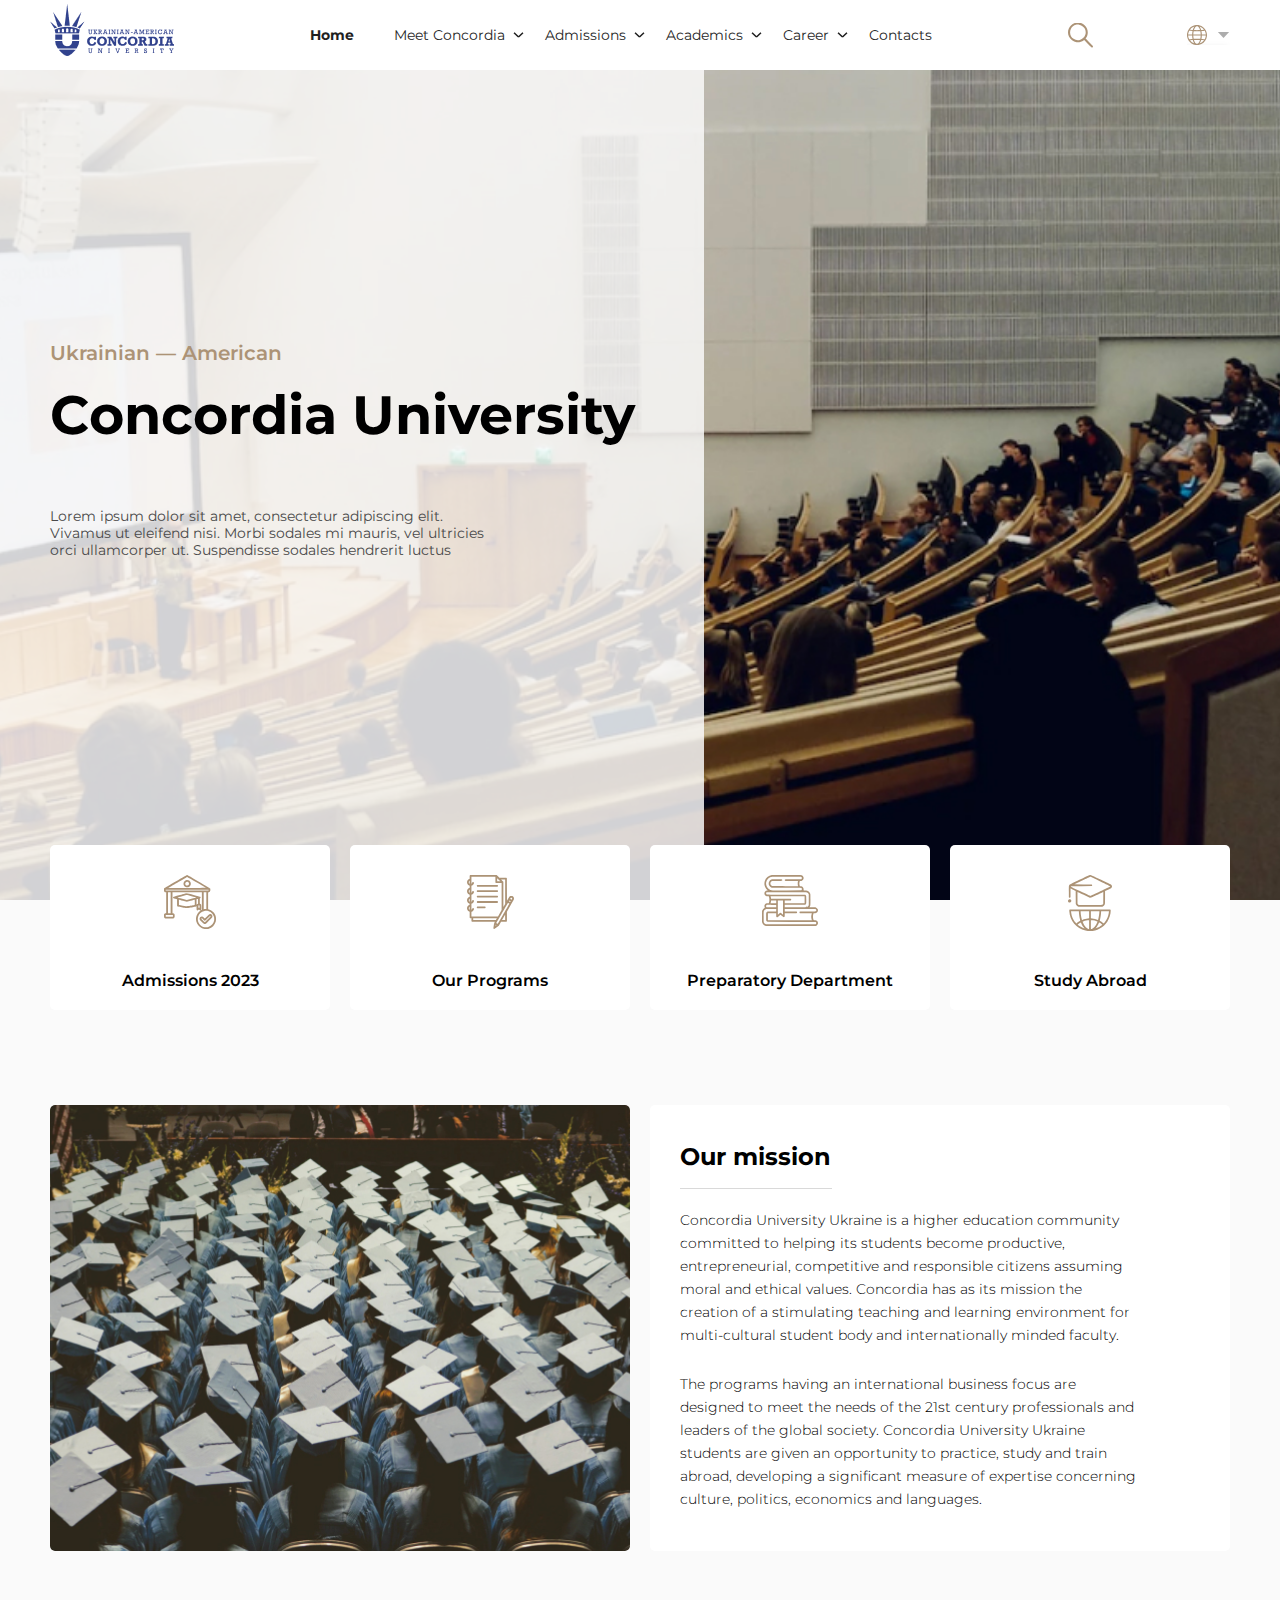
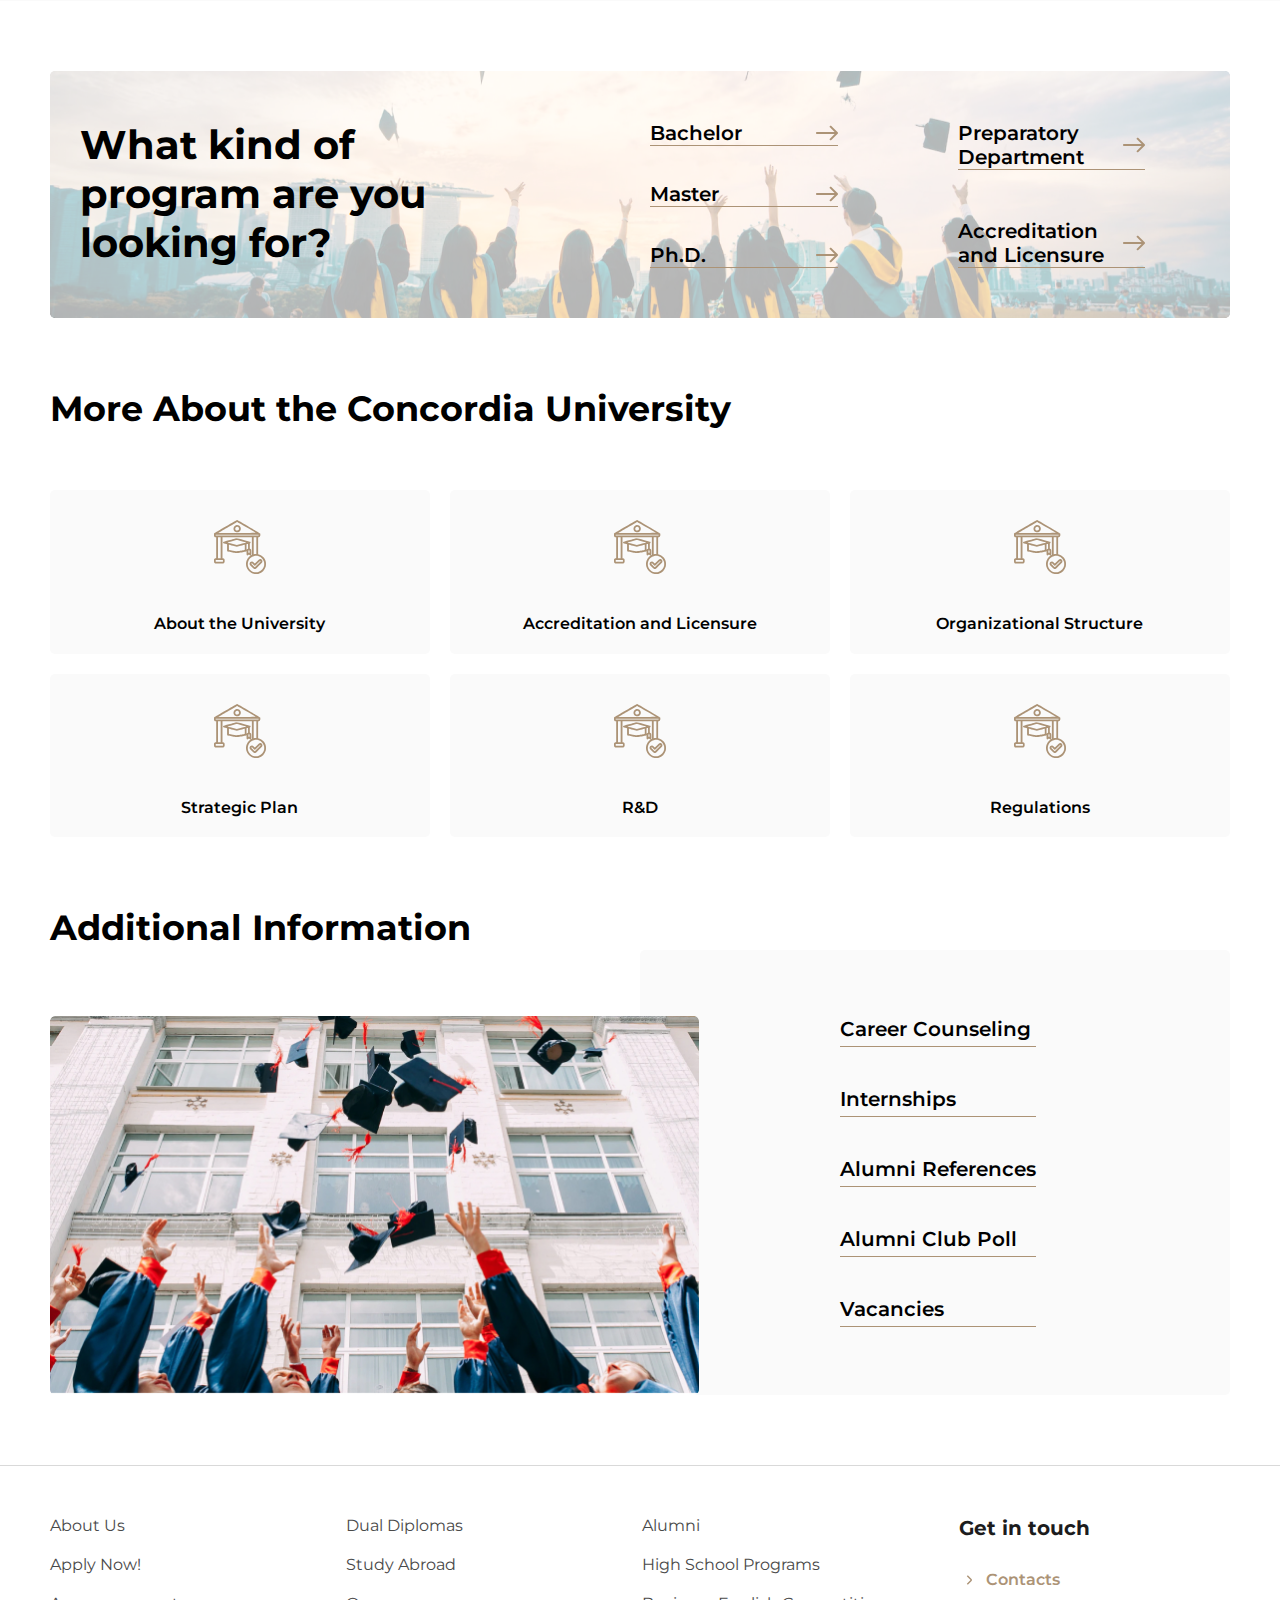
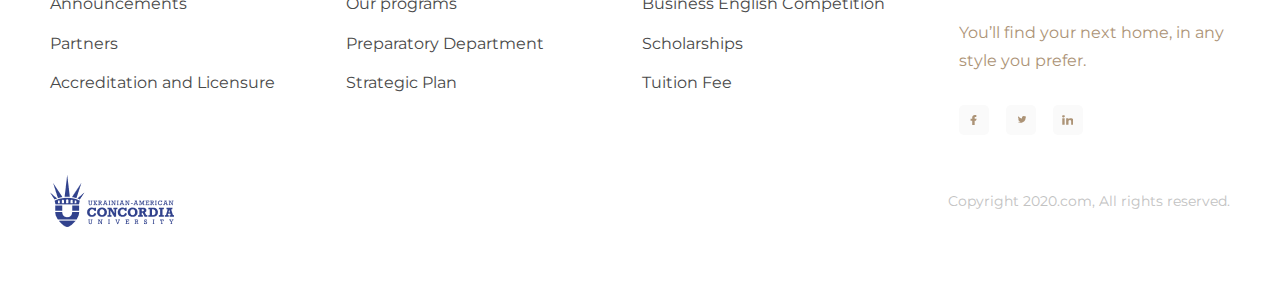
<file: index.html>
<!DOCTYPE html>
<html lang="en">
<head>
    <meta charset="UTF-8">
    <meta http-equiv="X-UA-Compatible" content="IE=edge">
    <meta name="viewport" content="width=device-width, initial-scale=1.0">
    <link rel="stylesheet" href="css/style.min.css">
    <link rel="stylesheet" href="https://cdn.jsdelivr.net/npm/swiper@10/swiper-bundle.min.css" />
    <title>Concordia University</title>
</head>

<body>
    <div class="wrapper">
        <svg display="none">
    <symbol id="facebook" viewBox="0 0 9 12">
        <g>
            <path fill-rule="evenodd" clip-rule="evenodd"
                d="M8.13511 4.61538H5.65463V2.76923C5.65463 2.25969 6.09913 2.30769 6.64682 2.30769H7.63901V0H5.65463C4.86519 0 4.10808 0.291757 3.54987 0.811089C2.99165 1.33042 2.67805 2.03479 2.67805 2.76923V4.61538H0.693665V6.92308H2.67805V12H5.65463V6.92308H7.14291L8.13511 4.61538Z" />
        </g>
    </symbol>
    <symbol id="linkedin" viewBox="0 0 12 10">
        <g>
            <path d="M2.7106 3.31507H0.288812V9.98655H2.7106V3.31507Z" />
            <path
                d="M2.30345 0.201635C2.07264 0.0701661 1.80139 3.99915e-06 1.52392 1.70346e-10C1.33878 -2.66581e-06 1.15547 0.0312427 0.984521 0.0919395C0.813575 0.152636 0.658369 0.241586 0.52783 0.353675C0.397291 0.465763 0.293995 0.598778 0.223882 0.74507C0.153769 0.891361 0.118222 1.04804 0.119286 1.2061C0.120881 1.44299 0.204615 1.67416 0.359925 1.87046C0.515234 2.06677 0.735162 2.2194 0.991962 2.30911C1.24876 2.39882 1.53093 2.42158 1.80287 2.37454C2.07481 2.32749 2.32434 2.21274 2.51997 2.04475C2.71561 1.87677 2.84859 1.66308 2.90213 1.43064C2.95568 1.19821 2.9274 0.957443 2.82085 0.738716C2.7143 0.51999 2.53427 0.333104 2.30345 0.201635Z" />
            <path
                d="M6.59803 3.31473H4.26504L4.25697 10H6.67876V6.69872C6.67876 5.83032 6.8725 4.98949 8.13183 4.98949C9.39116 4.98949 9.39117 5.98884 9.39117 6.76074V9.98622H11.813V6.32655C11.813 4.52773 11.3205 3.14932 8.89874 3.14932C8.43716 3.1339 7.97934 3.22577 7.57414 3.41512C7.16894 3.60448 6.83157 3.88422 6.59803 4.22448V3.31473Z" />
        </g>
    </symbol>
    <symbol id="twitter" viewBox="0 0 9 12">
        <g>
            <path
                d="M11.9052 1.00421C11.4825 1.18942 10.9473 1.36326 10.4676 1.42105C10.9554 1.13495 11.7293 0.539053 11.9052 0C11.4495 0.264789 10.6253 0.547579 10.0876 0.649895C9.65827 0.199895 9.04588 0 8.36735 0C7.06397 0 6.15496 1.09184 6.15496 2.36842V3.31579C4.23822 3.31579 2.36941 1.87247 1.20643 0.473684C0.996143 0.82624 0.885742 1.22825 0.886813 1.63753C0.886813 2.49916 1.68753 3.37358 2.32149 3.78947C1.93479 3.77763 1.2026 3.48584 0.883938 3.31579V3.34279C0.883938 4.464 1.67986 5.22521 2.75851 5.43742C2.56156 5.49095 2.32149 5.68421 1.39762 5.68421C1.69759 6.60079 3.20558 7.08537 4.23822 7.10526C3.43032 7.72437 1.98989 8.05263 0.883938 8.05263C0.692744 8.05263 0.58924 8.06305 0.404755 8.04174C1.44842 8.69542 2.90609 9 4.23822 9C8.57819 9 10.9468 5.72305 10.9468 2.66684C10.9468 2.56642 10.9434 2.23011 10.9382 2.13158C11.402 1.80853 11.5899 1.47032 11.9052 1.00421Z" />
        </g>
    </symbol>
</svg>
        <div class="popup">
            <div class="popup__body">
                <div class="popup__content">
                    <h2 class="application-form__title title-h2">Application form</h2>
                    <div class="application-form__content">
                        <form action="#" class="application-form__form">
                            <div class="application-form__item">
                                <input id="formName" placeholder="Your name" autocomplete='off' type='text' name='name'
                                    class='application-form__input'>
                            </div>
                            <div class="application-form__item">
                                <input id="formEmail" placeholder="Email" autocomplete='off' type='email' name='email'
                                    class='application-form__input'>
                            </div>
                            <div class="application-form__item">
                                <input id="formPhone" placeholder="Phone" autocomplete='off' type='tel' name='phone'
                                    class='application-form__input'>
                            </div>
                            <div class="application-form__item application-form__item_dropdown">
                                <div class="application-form__dropdown dropdown-application-form">
                                    <div class='dropdown-application-form__button'>City</div>
                                    <div class="dropdown-application-form__list-block">
                                        <ul class="dropdown-application-form__list">
                                            <li class="dropdown-application-form__list-item" data-dropdown="value 1">
                                                Value 1
                                            </li>
                                            <li class="dropdown-application-form__list-item" data-dropdown="value 2">
                                                Value 2
                                            </li>
                                            <li class="dropdown-application-form__list-item" data-dropdown="value 3">
                                                Value 3
                                            </li>
                                            <li class="dropdown-application-form__list-item" data-dropdown="value 4">
                                                Value 4
                                            </li>
                                            <li class="dropdown-application-form__list-item" data-dropdown="value 5">
                                                Value 5
                                            </li>
                                            <li class="dropdown-application-form__list-item" data-dropdown="value 6">
                                                Value 6
                                            </li>
                                            <li class="dropdown-application-form__list-item" data-dropdown="value 7">
                                                Value 7
                                            </li>
                                            <li class="dropdown-application-form__list-item" data-dropdown="value 8">
                                                Value 8
                                            </li>
                                        </ul>
                                    </div>
                                    <input type='text' name='city' value=''
                                        class='dropdown-application-form__input-hidden'>
                                </div>
                            </div>
                            <div class="application-form__item application-form__item_file">
                                <div class="application-form__file file-application-form">
                                    <div class="file-application-form__item">
                                        <input id="formFile" accept="" type='file' name='file'
                                            class='file-application-form__input'>
                                        <div id="formFilePreview" class="file-application-form__preview">Attach file
                                        </div>
                                        <div class="file-application-form__button"></div>
                                    </div>
                                </div>
                            </div>
                            <div class="application-form__item application-form__item_checkbox">
                                <div class="application-form__checkbox checkbox-application-form">
                                    <input id="formAcquainted" type='checkbox' name='acquainted'
                                        class='checkbox-application-form__input'>
                                    <label for="formAcquainted" class="checkbox-application-form__label">
                                        <span>Acquainted with the <a href="">offer contract</a></span>
                                    </label>
                                </div>
                            </div>
                            <button type='submit' class='application-form__btn btn'>Send</button>
                        </form>
                    </div>
                </div>
            </div>
        </div>
        <header class="header">
            <div class="header__main">
                <div class="header__container container">
                    <div class="header__row">
                        <a href="" class="header__burger">
                            <span></span><span></span><span></span>
                        </a>
                        <a href="index.html" class="header__logo logo">
                            <img src="img/logo.png" alt="logo">
                        </a>
                        <nav class="header__menu menu-header" data-da="mobile-header__body, 1, 992">
                            <ul class="menu-header__list">
                                <li class="menu-header__item active">
                                    <a href="" class="menu-header__link">Home</a>
                                </li>
                                <li class="menu-header__item menu-header__item_submenu">
                                    <div class="menu-header__link">Meet Concordia</div>
                                    <ul class="submenu-header__list">
                                        <li class="submenu-header__item">
                                            <a href="about.html" class="submenu-header__link">About Us</a>
                                        </li>
                                        <li class="submenu-header__item">
                                            <a href="accreditation_and_licensure.html"
                                                class="submenu-header__link">Accreditation and Licensure</a>
                                        </li>
                                        <li class="submenu-header__item submenu-header__item_nested">
                                            <div class="submenu-header__link">Organizational Structure</div>
                                            <ul class="submenu-header__nested-menu nested-menu-header__list">
                                                <li class="nested-menu-header__item">
                                                    <a href="" class="nested-menu-header__link">Supervisory Board</a>
                                                </li>
                                                <li class="nested-menu-header__item">
                                                    <a href="" class="nested-menu-header__link">Student Council</a>
                                                </li>
                                                <li class="nested-menu-header__item">
                                                    <a href="" class="nested-menu-header__link">Governance &
                                                        Administration</a>
                                                </li>
                                                <li class="nested-menu-header__item">
                                                    <a href="" class="nested-menu-header__link">Academic Senate</a>
                                                </li>
                                                <li class="nested-menu-header__item">
                                                    <a href="" class="nested-menu-header__link">Faculty & staff</a>
                                                </li>
                                                <li class="nested-menu-header__item">
                                                    <a href="" class="nested-menu-header__link">Academic Office</a>
                                                </li>
                                                <li class="nested-menu-header__item">
                                                    <a href="" class="nested-menu-header__link">Admissions Office</a>
                                                </li>
                                                <li class="nested-menu-header__item">
                                                    <a href="" class="nested-menu-header__link">International Office</a>
                                                </li>
                                                <li class="nested-menu-header__item">
                                                    <a href="" class="nested-menu-header__link">Distance Learning
                                                        Center</a>
                                                </li>
                                                <li class="nested-menu-header__item">
                                                    <a href="" class="nested-menu-header__link">Library</a>
                                                </li>
                                            </ul>
                                        </li>
                                        <li class="submenu-header__item">
                                            <a href="" class="submenu-header__link">Strategic Plan</a>
                                        </li>
                                        <li class="submenu-header__item submenu-header__item_nested">
                                            <div class="submenu-header__link">R&D</div>
                                        </li>
                                        <li class="submenu-header__item submenu-header__item_nested">
                                            <div class="submenu-header__link">Regulations</div>
                                        </li>
                                    </ul>
                                </li>
                                <li class="menu-header__item menu-header__item_submenu">
                                    <div class="menu-header__link">Admissions</div>
                                </li>
                                <li class="menu-header__item menu-header__item_submenu">
                                    <div class="menu-header__link">Academics</div>
                                </li>
                                <li class="menu-header__item menu-header__item_submenu">
                                    <div class="menu-header__link">Career</div>
                                </li>
                                <li class="menu-header__item">
                                    <a href="" class="menu-header__link">Contacts</a>
                                </li>
                            </ul>
                        </nav>
                        <div class="header__icons">
                            <div class="header__search search-header" data-da="mobile-header__body, 0, 480">
                                <input autocomplete='off' placeholder="Search" type='search' name='form[]'
                                    class='search-header__input'>
                            </div>
                            <div class="header__languages languages-header">
                                <div class="languages-header__icon">
                                    <img src="img/icons/language.svg" alt="language">
                                </div>
                                <div class="languages-header__body">
                                    <ul class="languages-header__list">
                                        <li class="languages-header__item">
                                            <a href="" class="languages-header__link">ua</a>
                                        </li>
                                        <li class="languages-header__item">
                                            <a href="" class="languages-header__link">en</a>
                                        </li>
                                    </ul>
                                </div>
                            </div>
                        </div>
                    </div>
                </div>
            </div>
            <div class="header__mobile mobile-header">
                <div class="mobile-header__container container">
                    <div class="mobile-header__body"></div>
                </div>
            </div>
        </header>
        <main class="concordia">
            <section class="concordia__main main-concordia">
                <div class="main-concordia__image ibg">
                    <img src="img/concordia-main/full-bg.jpg" alt="full-bg">
                </div>
                <div class="main-concordia__container container">
                    <div class="main-concordia__body">
                        <div class="main-concordia__content">
                            <div class="main-concordia__label">Ukrainian — American</div>
                            <h1 class="main-concordia__title">Concordia University</h1>
                            <div class="main-concordia__text">
                                Lorem ipsum dolor sit amet, consectetur adipiscing elit. Vivamus ut eleifend nisi. Morbi
                                sodales mi mauris, vel ultricies orci ullamcorper ut. Suspendisse sodales hendrerit
                                luctus
                            </div>
                        </div>
                        <div class="main-concordia__categories-items categories-items">
                            <div class="main-concordia__categories-item categories-item categories-item-main-concordia">
                                <div class="categories-item-main-concordia__body categories-item__body">
                                    <a href="" class="categories-item__image">
                                        <img src="img/img-icons/01.svg" alt="Admissions 2023">
                                    </a>
                                    <a href="" class="categories-item__label">Admissions
                                        2023</a>
                                </div>
                            </div>
                            <div class="main-concordia__categories-item categories-item categories-item-main-concordia">
                                <div class="categories-item-main-concordia__body categories-item__body">
                                    <a href="" class="categories-item__image">
                                        <img src="img/img-icons/02.svg" alt="Our Programs">
                                    </a>
                                    <a href="" class="categories-item__label">Our Programs</a>
                                </div>
                            </div>
                            <div class="main-concordia__categories-item categories-item categories-item-main-concordia">
                                <div class="categories-item-main-concordia__body categories-item__body">
                                    <a href="" class="categories-item__image">
                                        <img src="img/img-icons/03.svg" alt="Preparatory Department">
                                    </a>
                                    <a href="" class="categories-item__label">Preparatory Department</a>
                                </div>
                            </div>
                            <div class="main-concordia__categories-item categories-item categories-item-main-concordia">
                                <div class="categories-item-main-concordia__body categories-item__body">
                                    <a href="" class="categories-item__image">
                                        <img src="img/img-icons/04.svg" alt="Study Abroad">
                                    </a>
                                    <a href="" class="categories-item__label">Study Abroad</a>
                                </div>
                            </div>
                        </div>
                    </div>
                </div>
            </section>
            <section class="concordia__mission mission">
                <div class="mission__container container">
                    <div class="mission__row">
                        <div class="mission__column">
                            <div class="mission__image-block">
                                <div class="mission__image ibg">
                                    <img src="img/mission/01.jpg" alt="mission">
                                </div>
                            </div>
                        </div>
                        <div class="mission__column">
                            <div class="mission__content">
                                <h5 class="mission__title title-h5">Our mission</h5>
                                <div class="mission__text">
                                    <p>
                                        Concordia University Ukraine is a higher education community committed to
                                        helping
                                        its students become productive, entrepreneurial, competitive and responsible
                                        citizens assuming moral and ethical values. Concordia has as its mission the
                                        creation of a stimulating teaching and learning environment for
                                        multi-cultural
                                        student body and internationally minded faculty.
                                    </p>
                                    <p>
                                        The programs having an international business focus are designed to meet the
                                        needs
                                        of the 21st century professionals and leaders of the global society.
                                        Concordia
                                        University Ukraine students are given an opportunity to practice, study and
                                        train
                                        abroad, developing a significant measure of expertise concerning culture,
                                        politics,
                                        economics and languages.
                                    </p>
                                </div>
                            </div>
                        </div>
                    </div>
                </div>
            </section>
            <div class="concordia__programs programs-concordia block-bg">
                <div class="programs-concordia__container block-bg__container container">
                    <div class="programs-concordia__body block-bg__body">
                        <div class="programs-concordia__image block-bg__image ibg">
                            <img src="img/block-bg.jpg" alt="block-bg">
                        </div>
                        <div class="programs-concordia__content block-bg__content">
                            <div class="programs-concordia__text-block">
                                <div class="programs-concordia__text">
                                    What kind of program are you looking for?
                                </div>
                            </div>
                            <div class="programs-concordia__items-block">
                                <div class="programs-concordia__items-column">
                                    <ul class="programs-concordia__items">
                                        <li class="programs-concordia__item">
                                            <a href="" class="programs-concordia__link">Bachelor</a>
                                        </li>
                                        <li class="programs-concordia__item">
                                            <a href="" class="programs-concordia__link">Master</a>
                                        </li>
                                        <li class="programs-concordia__item">
                                            <a href="" class="programs-concordia__link">Ph.D.</a>
                                        </li>
                                    </ul>
                                </div>
                                <div class="programs-concordia__items-column">
                                    <ul class="programs-concordia__items">
                                        <li class="programs-concordia__item">
                                            <a href="" class="programs-concordia__link">
                                                Preparatory Department
                                            </a>
                                        </li>
                                        <li class="programs-concordia__item">
                                            <a href="accreditation_and_licensure.html" class="programs-concordia__link">
                                                Accreditation and Licensure
                                            </a>
                                        </li>
                                    </ul>
                                </div>
                            </div>
                        </div>
                    </div>
                </div>
            </div>
            <section class="concordia__more-about more-about-concordia">
                <div class="more-about-concordia__container container">
                    <div class="more-about-concordia__body">
                        <h3 class="more-about-concordia__title title-h3">
                            More About the Concordia University
                        </h3>
                        <div class="more-about-concordia__row">
                            <div class="more-about-concordia__items categories-items">
                                <div
                                    class="more-about-concordia__categories-item categories-item categories-item-more-about-concordia">
                                    <div class="categories-item-more-about-concordia__body categories-item__body">
                                        <a href="" class="categories-item__image">
                                            <img src="img/img-icons/01.svg" alt="About the University">
                                        </a>
                                        <a href="" class="categories-item__label">About the University</a>
                                    </div>
                                </div>
                                <div
                                    class="more-about-concordia__categories-item categories-item categories-item-more-about-concordia">
                                    <div class="categories-item-more-about-concordia__body categories-item__body">
                                        <a href="" class="categories-item__image">
                                            <img src="img/img-icons/01.svg" alt="Accreditation and Licensure">
                                        </a>
                                        <a href="" class="categories-item__label">Accreditation and Licensure</a>
                                    </div>
                                </div>
                                <div
                                    class="more-about-concordia__categories-item categories-item categories-item-more-about-concordia">
                                    <div class="categories-item-more-about-concordia__body categories-item__body">
                                        <a href="" class="categories-item__image">
                                            <img src="img/img-icons/01.svg" alt="Organizational Structure">
                                        </a>
                                        <a href="" class="categories-item__label">Organizational Structure</a>
                                    </div>
                                </div>
                                <div
                                    class="more-about-concordia__categories-item categories-item categories-item-more-about-concordia">
                                    <div class="categories-item-more-about-concordia__body categories-item__body">
                                        <a href="" class="categories-item__image">
                                            <img src="img/img-icons/01.svg" alt="Strategic Plan">
                                        </a>
                                        <a href="" class="categories-item__label">Strategic Plan</a>
                                    </div>
                                </div>
                                <div
                                    class="more-about-concordia__categories-item categories-item categories-item-more-about-concordia">
                                    <div class="categories-item-more-about-concordia__body categories-item__body">
                                        <a href="" class="categories-item__image">
                                            <img src="img/img-icons/01.svg" alt="R&D">
                                        </a>
                                        <a href="" class="categories-item__label">R&D</a>
                                    </div>
                                </div>
                                <div
                                    class="more-about-concordia__categories-item categories-item categories-item-more-about-concordia">
                                    <div class="categories-item-more-about-concordia__body categories-item__body">
                                        <a href="" class="categories-item__image">
                                            <img src="img/img-icons/01.svg" alt="Regulations">
                                        </a>
                                        <a href="" class="categories-item__label">Regulations</a>
                                    </div>
                                </div>
                            </div>
                        </div>
                    </div>
                </div>
            </section>
            <section class="concordia__additional-information additional-information-concordia img-text-block">
                <div class="img-text-block__container container">
                    <div class="img-text-block__body">
                        <h3 class="additional-information-concordia__title title-h3">Additional Information</h3>
                        <div class="img-text-block__row img-text-block__row_left">
                            <div class="img-text-block__column img-text-block__column_image">
                                <div class="img-text-block__image-block">
                                    <div class="img-text-block__image">
                                        <img src="img/additional-information/01.jpg" alt="additional-information">
                                    </div>
                                </div>
                            </div>
                            <div class="img-text-block__column img-text-block__column_content">
                                <div class="img-text-block__content">
                                    <ul class="img-text-block__items">
                                        <li class="img-text-block__item">
                                            <a href="" class="img-text-block__link">Career Counseling</a>
                                        </li>
                                        <li class="img-text-block__item">
                                            <a href="" class="img-text-block__link">Internships</a>
                                        </li>
                                        <li class="img-text-block__item">
                                            <a href="" class="img-text-block__link">Alumni References</a>
                                        </li>
                                        <li class="img-text-block__item">
                                            <a href="" class="img-text-block__link">Alumni Club Poll</a>
                                        </li>
                                        <li class="img-text-block__item">
                                            <a href="vacancies.html" class="img-text-block__link">Vacancies</a>
                                        </li>
                                    </ul>
                                </div>
                            </div>
                        </div>
                    </div>
                </div>
            </section>
        </main>
        <footer class="footer">
    <div class="footer__container container">
        <div class="footer__body">
            <div class="footer__top top-footer">
                <nav class="top-footer__menu menu-top-footer">
                    <div class="menu-top-footer__column">
                        <ul class="menu-top-footer__list">
                            <li class="menu-top-footer__item">
                                <a href="" class="menu-top-footer__link">About Us</a>
                            </li>
                            <li class="menu-top-footer__item">
                                <a href="" class="menu-top-footer__link">Apply Now!</a>
                            </li>
                            <li class="menu-top-footer__item">
                                <a href="" class="menu-top-footer__link">Announcements</a>
                            </li>
                            <li class="menu-top-footer__item">
                                <a href="" class="menu-top-footer__link">Partners</a>
                            </li>
                            <li class="menu-top-footer__item">
                                <a href="" class="menu-top-footer__link">Accreditation and Licensure</a>
                            </li>
                        </ul>
                    </div>
                    <div class="menu-top-footer__column">
                        <ul class="menu-top-footer__list">
                            <li class="menu-top-footer__item">
                                <a href="" class="menu-top-footer__link">Dual Diplomas</a>
                            </li>
                            <li class="menu-top-footer__item">
                                <a href="" class="menu-top-footer__link">Study Abroad</a>
                            </li>
                            <li class="menu-top-footer__item">
                                <a href="" class="menu-top-footer__link">Our programs</a>
                            </li>
                            <li class="menu-top-footer__item">
                                <a href="" class="menu-top-footer__link">Preparatory Department</a>
                            </li>
                            <li class="menu-top-footer__item">
                                <a href="" class="menu-top-footer__link">Strategic Plan</a>
                            </li>
                        </ul>
                    </div>
                    <div class="menu-top-footer__column">
                        <ul class="menu-top-footer__list">
                            <li class="menu-top-footer__item">
                                <a href="" class="menu-top-footer__link">Alumni</a>
                            </li>
                            <li class="menu-top-footer__item">
                                <a href="" class="menu-top-footer__link">High School Programs</a>
                            </li>
                            <li class="menu-top-footer__item">
                                <a href="" class="menu-top-footer__link">Business English Competition</a>
                            </li>
                            <li class="menu-top-footer__item">
                                <a href="" class="menu-top-footer__link">Scholarships</a>
                            </li>
                            <li class="menu-top-footer__item">
                                <a href="" class="menu-top-footer__link">Tuition Fee</a>
                            </li>
                        </ul>
                    </div>
                </nav>
                <div class="top-footer__connection connection-top-footer">
                    <div class="connection-top-footer__title">Get in touch</div>
                    <a href="" class="connection-top-footer__contacts">Contacts</a>
                    <div class="connection-top-footer__text">
                        You’ll find your next home, in any style you prefer.
                    </div>
                    <div class="connection-top-footer__socials socials-connection-top-footer">
                        <div class="socials-connection-top-footer__items">
                            <a href="" class="socials-connection-top-footer__item">
                                <svg
                                    class="socials-connection-top-footer__icon socials-connection-top-footer__icon_facebook">
                                    <use xlink:href="#facebook"></use>
                                </svg>
                            </a>
                            <a href="" class="socials-connection-top-footer__item">
                                <svg
                                    class="socials-connection-top-footer__icon socials-connection-top-footer__icon_twitter">
                                    <use xlink:href="#twitter"></use>
                                </svg>
                            </a>
                            <a href="" class="socials-connection-top-footer__item">
                                <svg
                                    class="socials-connection-top-footer__icon socials-connection-top-footer__icon_linkedin">
                                    <use xlink:href="#linkedin"></use>
                                </svg>
                            </a>
                        </div>
                    </div>
                </div>
            </div>
            <div class="footer__bottom bottom-footer">
                <a href="index.html" class="bottom-footer__logo logo">
                    <img src="img/logo.png" alt="logo">
                </a>
                <div class="bottom-footer__copyright">Copyright 2020.com, All rights reserved.</div>
            </div>
        </div>
    </div>
</footer>
    </div>
    <script src="js/app.min.js"></script>
</body>

</html>
</file>
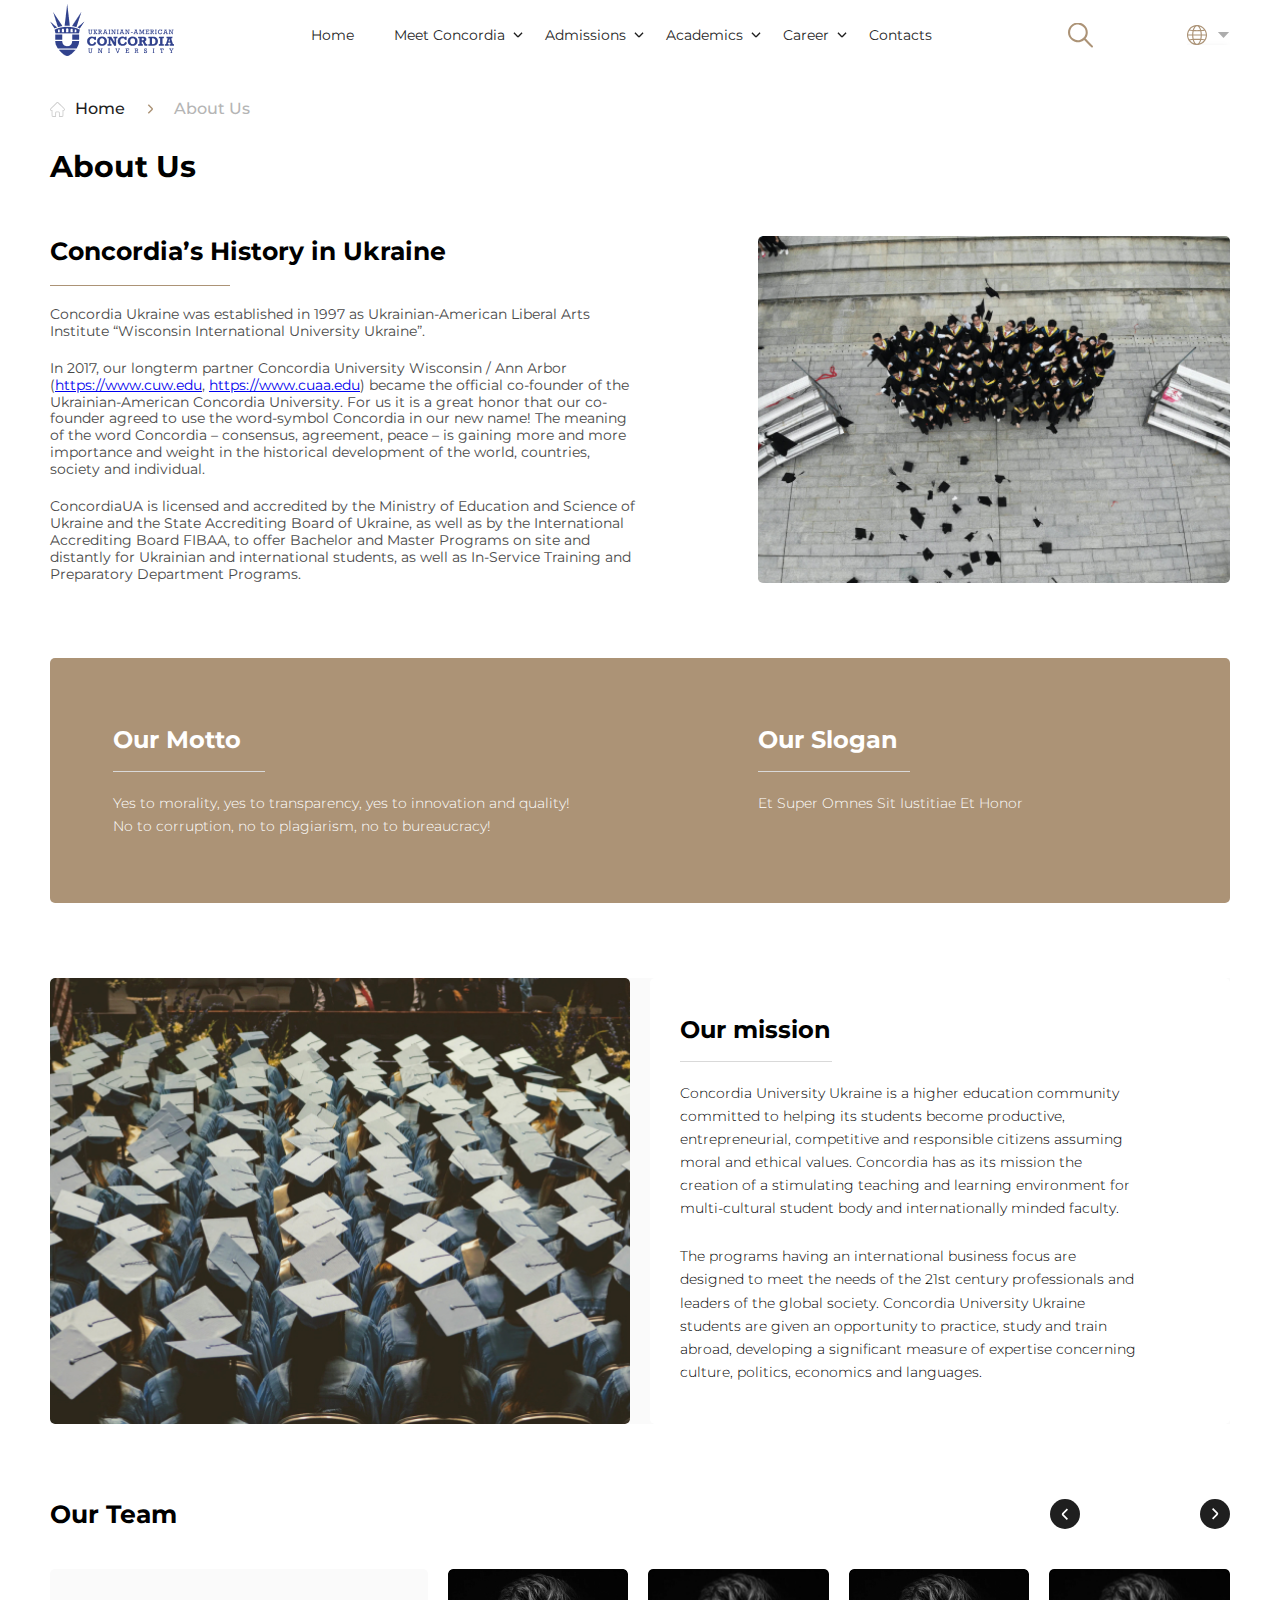
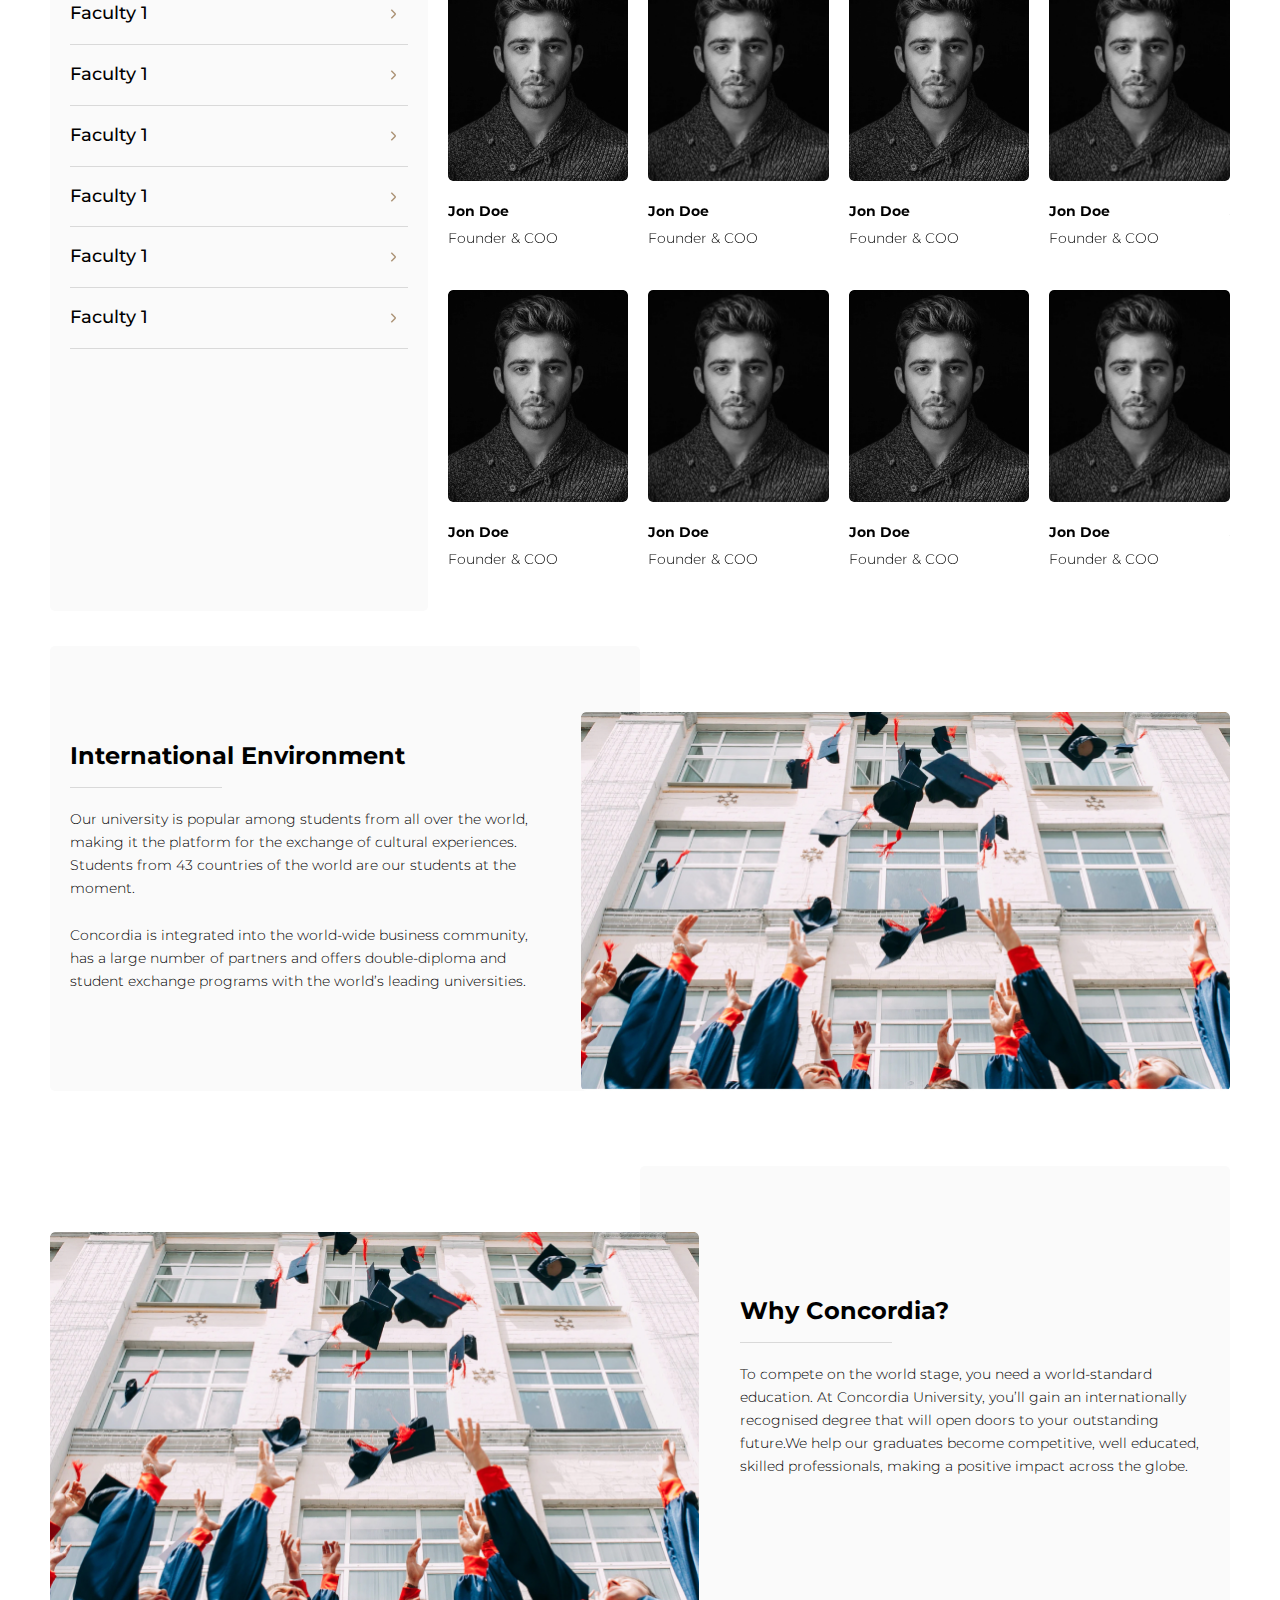
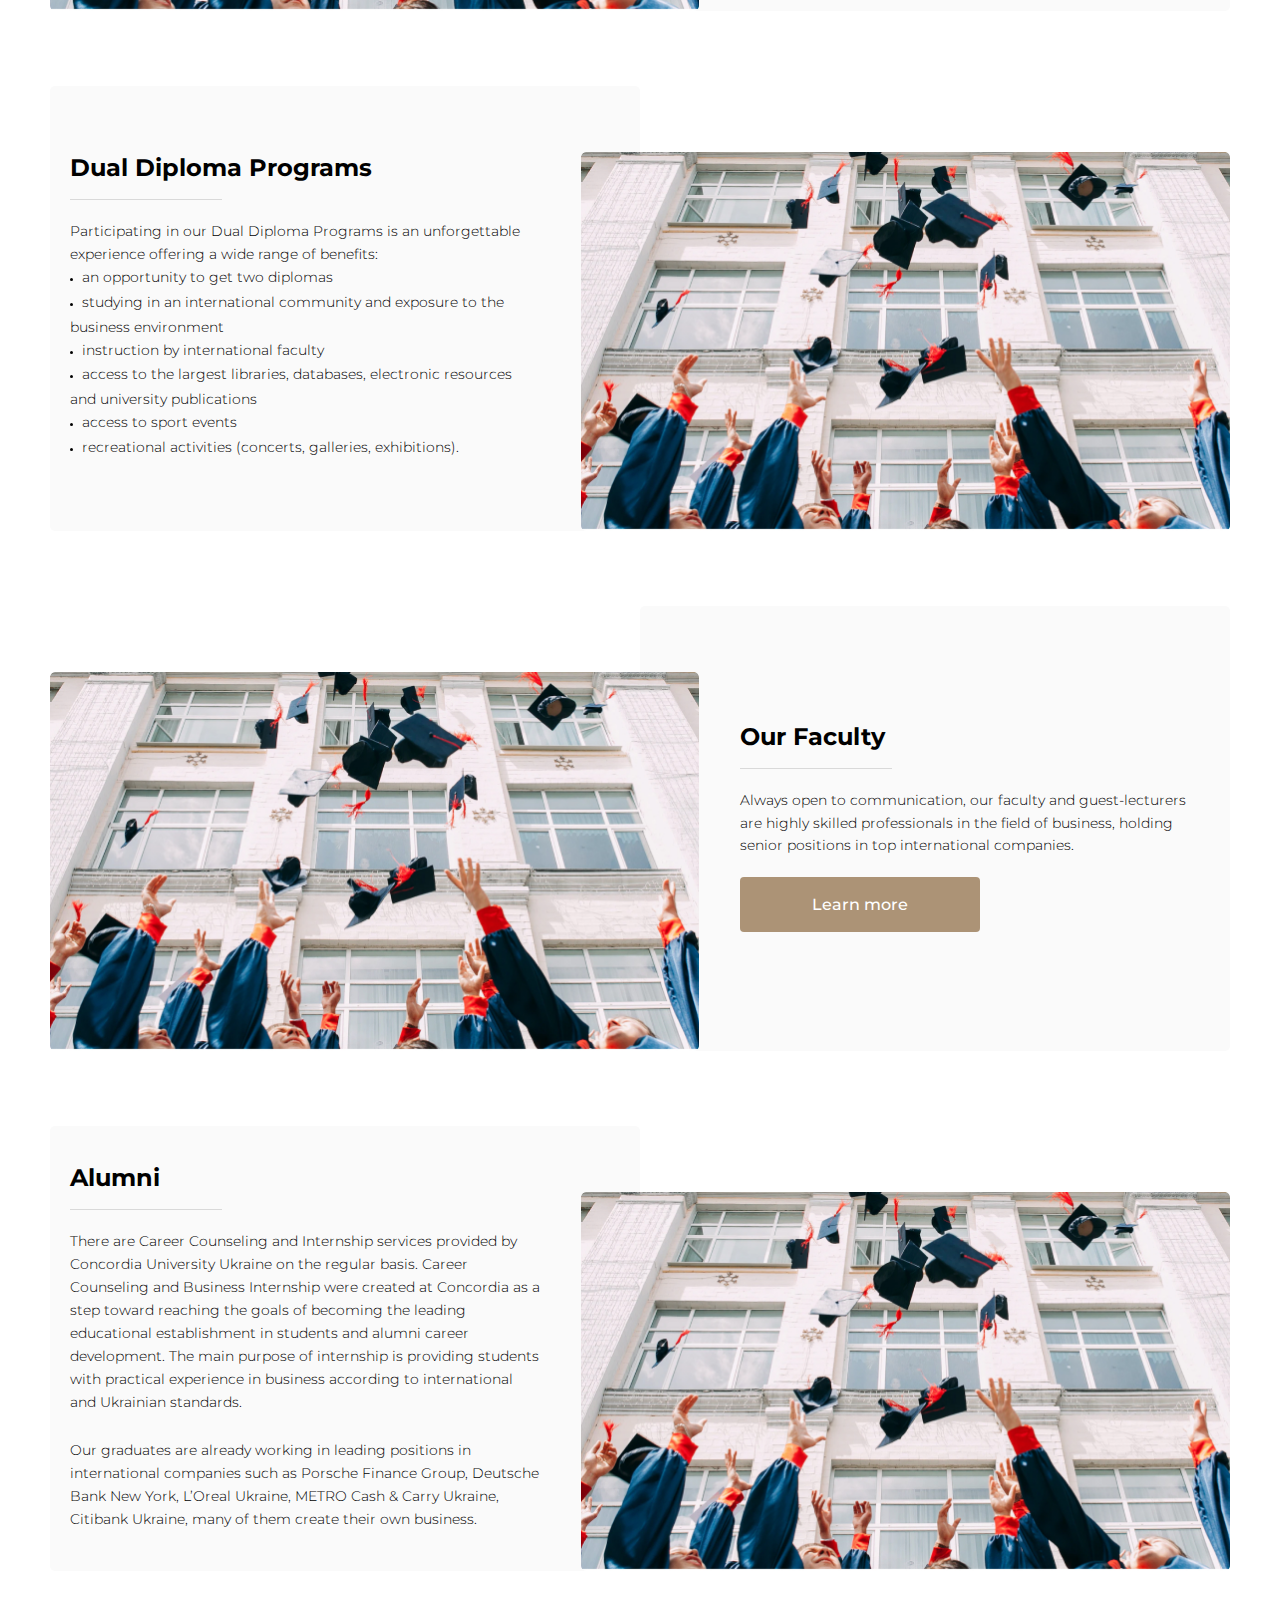
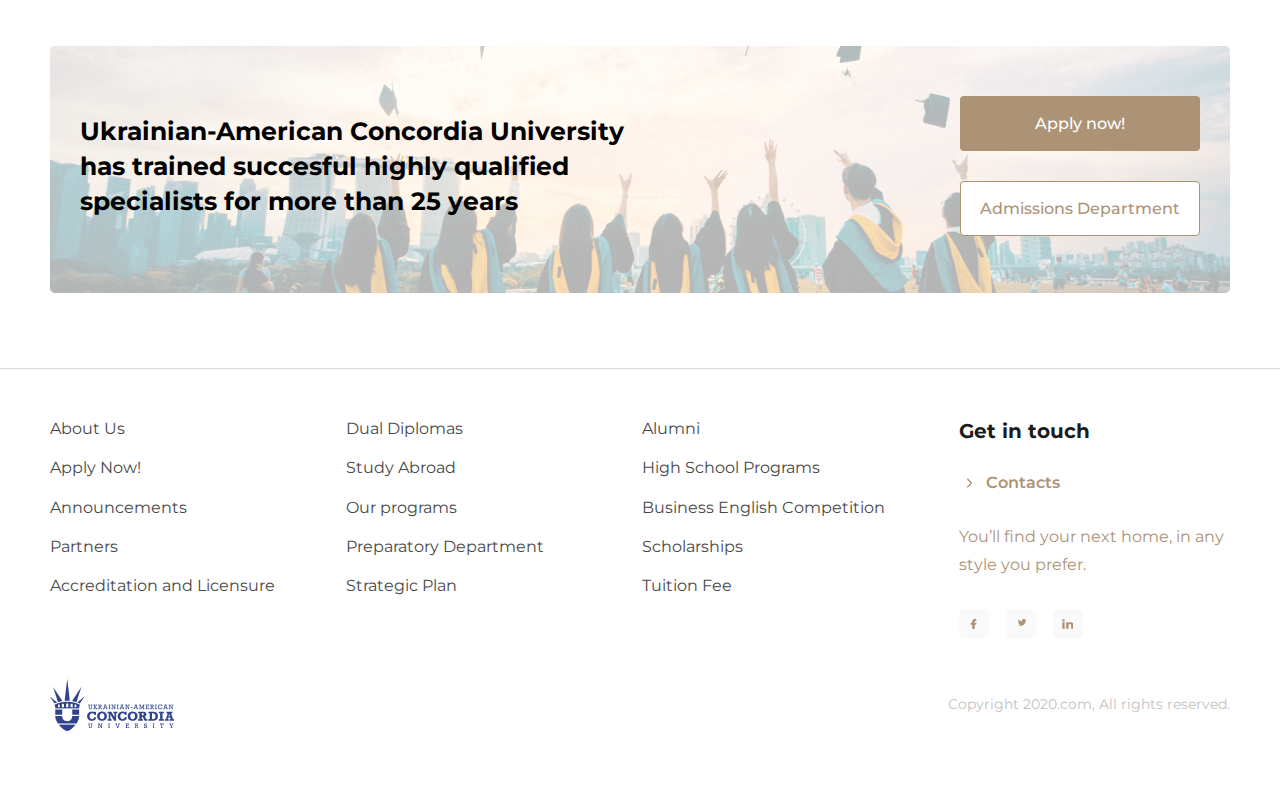
<file: about.html>
<!DOCTYPE html>
<html lang="en">
<head>
    <meta charset="UTF-8">
    <meta http-equiv="X-UA-Compatible" content="IE=edge">
    <meta name="viewport" content="width=device-width, initial-scale=1.0">
    <link rel="stylesheet" href="css/style.min.css">
    <link rel="stylesheet" href="https://cdn.jsdelivr.net/npm/swiper@10/swiper-bundle.min.css" />
    <title>About Us</title>
</head>

<body>
    <div class="wrapper">
        <svg display="none">
    <symbol id="facebook" viewBox="0 0 9 12">
        <g>
            <path fill-rule="evenodd" clip-rule="evenodd"
                d="M8.13511 4.61538H5.65463V2.76923C5.65463 2.25969 6.09913 2.30769 6.64682 2.30769H7.63901V0H5.65463C4.86519 0 4.10808 0.291757 3.54987 0.811089C2.99165 1.33042 2.67805 2.03479 2.67805 2.76923V4.61538H0.693665V6.92308H2.67805V12H5.65463V6.92308H7.14291L8.13511 4.61538Z" />
        </g>
    </symbol>
    <symbol id="linkedin" viewBox="0 0 12 10">
        <g>
            <path d="M2.7106 3.31507H0.288812V9.98655H2.7106V3.31507Z" />
            <path
                d="M2.30345 0.201635C2.07264 0.0701661 1.80139 3.99915e-06 1.52392 1.70346e-10C1.33878 -2.66581e-06 1.15547 0.0312427 0.984521 0.0919395C0.813575 0.152636 0.658369 0.241586 0.52783 0.353675C0.397291 0.465763 0.293995 0.598778 0.223882 0.74507C0.153769 0.891361 0.118222 1.04804 0.119286 1.2061C0.120881 1.44299 0.204615 1.67416 0.359925 1.87046C0.515234 2.06677 0.735162 2.2194 0.991962 2.30911C1.24876 2.39882 1.53093 2.42158 1.80287 2.37454C2.07481 2.32749 2.32434 2.21274 2.51997 2.04475C2.71561 1.87677 2.84859 1.66308 2.90213 1.43064C2.95568 1.19821 2.9274 0.957443 2.82085 0.738716C2.7143 0.51999 2.53427 0.333104 2.30345 0.201635Z" />
            <path
                d="M6.59803 3.31473H4.26504L4.25697 10H6.67876V6.69872C6.67876 5.83032 6.8725 4.98949 8.13183 4.98949C9.39116 4.98949 9.39117 5.98884 9.39117 6.76074V9.98622H11.813V6.32655C11.813 4.52773 11.3205 3.14932 8.89874 3.14932C8.43716 3.1339 7.97934 3.22577 7.57414 3.41512C7.16894 3.60448 6.83157 3.88422 6.59803 4.22448V3.31473Z" />
        </g>
    </symbol>
    <symbol id="twitter" viewBox="0 0 9 12">
        <g>
            <path
                d="M11.9052 1.00421C11.4825 1.18942 10.9473 1.36326 10.4676 1.42105C10.9554 1.13495 11.7293 0.539053 11.9052 0C11.4495 0.264789 10.6253 0.547579 10.0876 0.649895C9.65827 0.199895 9.04588 0 8.36735 0C7.06397 0 6.15496 1.09184 6.15496 2.36842V3.31579C4.23822 3.31579 2.36941 1.87247 1.20643 0.473684C0.996143 0.82624 0.885742 1.22825 0.886813 1.63753C0.886813 2.49916 1.68753 3.37358 2.32149 3.78947C1.93479 3.77763 1.2026 3.48584 0.883938 3.31579V3.34279C0.883938 4.464 1.67986 5.22521 2.75851 5.43742C2.56156 5.49095 2.32149 5.68421 1.39762 5.68421C1.69759 6.60079 3.20558 7.08537 4.23822 7.10526C3.43032 7.72437 1.98989 8.05263 0.883938 8.05263C0.692744 8.05263 0.58924 8.06305 0.404755 8.04174C1.44842 8.69542 2.90609 9 4.23822 9C8.57819 9 10.9468 5.72305 10.9468 2.66684C10.9468 2.56642 10.9434 2.23011 10.9382 2.13158C11.402 1.80853 11.5899 1.47032 11.9052 1.00421Z" />
        </g>
    </symbol>
</svg>
        <header class="header">
            <div class="header__main">
                <div class="header__container container">
                    <div class="header__row">
                        <a href="" class="header__burger">
                            <span></span><span></span><span></span>
                        </a>
                        <a href="index.html" class="header__logo logo">
                            <img src="img/logo.png" alt="logo">
                        </a>
                        <nav class="header__menu menu-header" data-da="mobile-header__body, 1, 992">
                            <ul class="menu-header__list">
                                <li class="menu-header__item">
                                    <a href="" class="menu-header__link">Home</a>
                                </li>
                                <li class="menu-header__item menu-header__item_submenu">
                                    <div class="menu-header__link">Meet Concordia</div>
                                    <ul class="submenu-header__list">
                                        <li class="submenu-header__item">
                                            <a href="about.html" class="submenu-header__link">About Us</a>
                                        </li>
                                        <li class="submenu-header__item">
                                            <a href="accreditation_and_licensure.html"
                                                class="submenu-header__link">Accreditation and Licensure</a>
                                        </li>
                                        <li class="submenu-header__item submenu-header__item_nested">
                                            <div class="submenu-header__link">Organizational Structure</div>
                                            <ul class="submenu-header__nested-menu nested-menu-header__list">
                                                <li class="nested-menu-header__item">
                                                    <a href="" class="nested-menu-header__link">Supervisory Board</a>
                                                </li>
                                                <li class="nested-menu-header__item">
                                                    <a href="" class="nested-menu-header__link">Student Council</a>
                                                </li>
                                                <li class="nested-menu-header__item">
                                                    <a href="" class="nested-menu-header__link">Governance &
                                                        Administration</a>
                                                </li>
                                                <li class="nested-menu-header__item">
                                                    <a href="" class="nested-menu-header__link">Academic Senate</a>
                                                </li>
                                                <li class="nested-menu-header__item">
                                                    <a href="" class="nested-menu-header__link">Faculty & staff</a>
                                                </li>
                                                <li class="nested-menu-header__item">
                                                    <a href="" class="nested-menu-header__link">Academic Office</a>
                                                </li>
                                                <li class="nested-menu-header__item">
                                                    <a href="" class="nested-menu-header__link">Admissions Office</a>
                                                </li>
                                                <li class="nested-menu-header__item">
                                                    <a href="" class="nested-menu-header__link">International Office</a>
                                                </li>
                                                <li class="nested-menu-header__item">
                                                    <a href="" class="nested-menu-header__link">Distance Learning
                                                        Center</a>
                                                </li>
                                                <li class="nested-menu-header__item">
                                                    <a href="" class="nested-menu-header__link">Library</a>
                                                </li>
                                            </ul>
                                        </li>
                                        <li class="submenu-header__item">
                                            <a href="" class="submenu-header__link">Strategic Plan</a>
                                        </li>
                                        <li class="submenu-header__item submenu-header__item_nested">
                                            <div class="submenu-header__link">R&D</div>
                                        </li>
                                        <li class="submenu-header__item submenu-header__item_nested">
                                            <div class="submenu-header__link">Regulations</div>
                                        </li>
                                    </ul>
                                </li>
                                <li class="menu-header__item menu-header__item_submenu">
                                    <div class="menu-header__link">Admissions</div>
                                </li>
                                <li class="menu-header__item menu-header__item_submenu">
                                    <div class="menu-header__link">Academics</div>
                                </li>
                                <li class="menu-header__item menu-header__item_submenu">
                                    <div class="menu-header__link">Career</div>
                                </li>
                                <li class="menu-header__item">
                                    <a href="" class="menu-header__link">Contacts</a>
                                </li>
                            </ul>
                        </nav>
                        <div class="header__icons">
                            <div class="header__search search-header" data-da="mobile-header__body, 0, 480">
                                <input autocomplete='off' placeholder="Search" type='search' name='form[]'
                                    class='search-header__input'>
                            </div>
                            <div class="header__languages languages-header">
                                <div class="languages-header__icon">
                                    <img src="img/icons/language.svg" alt="language">
                                </div>
                                <div class="languages-header__body">
                                    <ul class="languages-header__list">
                                        <li class="languages-header__item">
                                            <a href="" class="languages-header__link">ua</a>
                                        </li>
                                        <li class="languages-header__item">
                                            <a href="" class="languages-header__link">en</a>
                                        </li>
                                    </ul>
                                </div>
                            </div>
                        </div>
                    </div>
                </div>
            </div>
            <div class="header__mobile mobile-header">
                <div class="mobile-header__container container">
                    <div class="mobile-header__body"></div>
                </div>
            </div>
        </header>
        <div class="breadcrumbs">
            <div class="breadcrumbs__container container">
                <div class="breadcrumbs__body">
                    <ul class="breadcrumbs__list">
                        <li class="breadcrumbs__item breadcrumbs__item_home">
                            <a href="index.html" class="breadcrumbs__link">Home</a>
                        </li>
                        <li class="breadcrumbs__item">About Us</li>
                    </ul>
                </div>
            </div>
        </div>
        <main class="about">
            <div class="about__container container">
                <div class="about__body">
                    <h2 class="about__title title-h2">About Us</h2>
                    <section class="about__history-in-ukraine history-in-ukraine-about">
                        <div class="history-in-ukraine-about__row">
                            <div class="history-in-ukraine-about__content">
                                <h4 class="history-in-ukraine-about__title title-h4 title-h4_line">
                                    Concordia’s History in Ukraine
                                </h4>
                                <div class="history-in-ukraine-about__text">
                                    <p>
                                        Concordia Ukraine was established in 1997 as Ukrainian-American Liberal Arts
                                        Institute “Wisconsin International University Ukraine”.
                                    </p>
                                    <p>
                                        In 2017, our longterm partner Concordia University Wisconsin / Ann Arbor
                                        (<a href="https://www.cuw.edu">https://www.cuw.edu</a>, <a
                                            href="https://www.cuaa.edu">https://www.cuaa.edu</a>) became
                                        the official co-founder of
                                        the
                                        Ukrainian-American Concordia University. For us it is a great honor that our
                                        co-founder agreed to use the word-symbol Concordia in our new name! The meaning
                                        of
                                        the word Concordia – consensus, agreement, peace – is gaining more and more
                                        importance and weight in the historical development of the world, countries,
                                        society
                                        and individual.
                                    </p>
                                    <p>
                                        ConcordiaUA is licensed and accredited by the Ministry of Education and Science
                                        of
                                        Ukraine and the State Accrediting Board of Ukraine, as well as by the
                                        International
                                        Accrediting Board FIBAA, to offer Bachelor and Master Programs on site and
                                        distantly
                                        for Ukrainian and international students, as well as In-Service Training and
                                        Preparatory Department Programs.
                                    </p>
                                </div>
                            </div>
                            <div class="history-in-ukraine-about__image-block">
                                <div class="history-in-ukraine-about__image ibg">
                                    <img src="img/about/history-in-ukraine/01.jpg" alt="history-in-ukraine">
                                </div>
                            </div>
                        </div>
                    </section>
                    <section class="about__motto motto-about">
                        <div class="motto-about__row">
                            <div class="motto-about__column">
                                <h5 class="motto-about__title title-h5 title-h5_white">Our Motto</h5>
                                <div class="motto-about__text">
                                    <p>
                                        Yes to morality, yes to transparency, yes to innovation and quality!
                                    </p>
                                    <p>
                                        No to corruption, no to plagiarism, no to bureaucracy!
                                    </p>
                                </div>
                            </div>
                            <div class="motto-about__column">
                                <h5 class="motto-about__title title-h5 title-h5_white">Our Slogan</h5>
                                <div class="motto-about__text">
                                    <p>
                                        Et Super Omnes Sit Iustitiae Et Honor
                                    </p>
                                </div>
                            </div>
                        </div>
                    </section>
                    <section class="about__mission mission">
                        <div class="mission__row">
                            <div class="mission__column">
                                <div class="mission__image-block">
                                    <div class="mission__image ibg">
                                        <img src="img/mission/01.jpg" alt="mission">
                                    </div>
                                </div>
                            </div>
                            <div class="mission__column">
                                <div class="mission__content">
                                    <h5 class="mission__title title-h5">Our mission</h5>
                                    <div class="mission__text">
                                        <p>
                                            Concordia University Ukraine is a higher education community committed
                                            to
                                            helping
                                            its students become productive, entrepreneurial, competitive and
                                            responsible
                                            citizens assuming moral and ethical values. Concordia has as its mission
                                            the
                                            creation of a stimulating teaching and learning environment for
                                            multi-cultural
                                            student body and internationally minded faculty.
                                        </p>
                                        <p>
                                            The programs having an international business focus are designed to meet
                                            the
                                            needs
                                            of the 21st century professionals and leaders of the global society.
                                            Concordia
                                            University Ukraine students are given an opportunity to practice, study
                                            and
                                            train
                                            abroad, developing a significant measure of expertise concerning
                                            culture,
                                            politics,
                                            economics and languages.
                                        </p>
                                    </div>
                                </div>
                            </div>
                        </div>
                    </section>
                    <section class="about__team team-about">
                        <div class="team-about__top">
                            <h4 class="team-about__title title-h4">Our Team</h4>
                            <div class="team-about__navigation navigation-team-about">
                                <a href="" class="navigation-team-about__btn navigation-team-about__btn_prev"></a>
                                <a href="" class="navigation-team-about__btn navigation-team-about__btn_next"></a>
                            </div>
                        </div>
                        <div class="team-about__row">
                            <div class="team-about__faculties faculties-team-about">
                                <ul class="faculties-team-about__items">
                                    <li class="faculties-team-about__item">
                                        <a href="" class="faculties-team-about__link">Faculty 1</a>
                                    </li>
                                    <li class="faculties-team-about__item">
                                        <a href="" class="faculties-team-about__link">Faculty 1</a>
                                    </li>
                                    <li class="faculties-team-about__item">
                                        <a href="" class="faculties-team-about__link">Faculty 1</a>
                                    </li>
                                    <li class="faculties-team-about__item">
                                        <a href="" class="faculties-team-about__link">Faculty 1</a>
                                    </li>
                                    <li class="faculties-team-about__item">
                                        <a href="" class="faculties-team-about__link">Faculty 1</a>
                                    </li>
                                    <li class="faculties-team-about__item">
                                        <a href="" class="faculties-team-about__link">Faculty 1</a>
                                    </li>
                                </ul>
                            </div>
                            <div class="team-about__slider slider-team-about">
                                <div class="slider-team-about__swiper swiper">
                                    <div class="slider-team-about__wrapper swiper-wrapper">
                                        <div class="slider-team-about__slide slide-slider-team-about swiper-slide">
                                            <div class="slide-slider-team-about__row">
                                                <div class="slide-slider-team-about__column">
                                                    <div
                                                        class="slide-slider-team-about__item item-slide-slider-team-about">
                                                        <a href="" class="item-slide-slider-team-about__image-block">
                                                            <div class="item-slide-slider-team-about__image ibg">
                                                                <img src="img/about/team/01.jpg" alt="Jon Doe">
                                                            </div>
                                                        </a>
                                                        <div class="item-slide-slider-team-about__body">
                                                            <a href="" class="item-slide-slider-team-about__name">Jon
                                                                Doe
                                                            </a>
                                                            <div class="item-slide-slider-team-about__position">Founder
                                                                & COO
                                                            </div>
                                                        </div>
                                                    </div>
                                                </div>
                                                <div class="slide-slider-team-about__column">
                                                    <div
                                                        class="slide-slider-team-about__item item-slide-slider-team-about">
                                                        <a href="" class="item-slide-slider-team-about__image-block">
                                                            <div class="item-slide-slider-team-about__image ibg">
                                                                <img src="img/about/team/01.jpg" alt="Jon Doe">
                                                            </div>
                                                        </a>
                                                        <div class="item-slide-slider-team-about__body">
                                                            <a href="" class="item-slide-slider-team-about__name">Jon
                                                                Doe
                                                            </a>
                                                            <div class="item-slide-slider-team-about__position">Founder
                                                                & COO
                                                            </div>
                                                        </div>
                                                    </div>
                                                </div>
                                                <div class="slide-slider-team-about__column">
                                                    <div
                                                        class="slide-slider-team-about__item item-slide-slider-team-about">
                                                        <a href="" class="item-slide-slider-team-about__image-block">
                                                            <div class="item-slide-slider-team-about__image ibg">
                                                                <img src="img/about/team/01.jpg" alt="Jon Doe">
                                                            </div>
                                                        </a>
                                                        <div class="item-slide-slider-team-about__body">
                                                            <a href="" class="item-slide-slider-team-about__name">Jon
                                                                Doe
                                                            </a>
                                                            <div class="item-slide-slider-team-about__position">Founder
                                                                & COO
                                                            </div>
                                                        </div>
                                                    </div>
                                                </div>
                                                <div class="slide-slider-team-about__column">
                                                    <div
                                                        class="slide-slider-team-about__item item-slide-slider-team-about">
                                                        <a href="" class="item-slide-slider-team-about__image-block">
                                                            <div class="item-slide-slider-team-about__image ibg">
                                                                <img src="img/about/team/01.jpg" alt="Jon Doe">
                                                            </div>
                                                        </a>
                                                        <div class="item-slide-slider-team-about__body">
                                                            <a href="" class="item-slide-slider-team-about__name">Jon
                                                                Doe
                                                            </a>
                                                            <div class="item-slide-slider-team-about__position">Founder
                                                                & COO
                                                            </div>
                                                        </div>
                                                    </div>
                                                </div>
                                                <div class="slide-slider-team-about__column">
                                                    <div
                                                        class="slide-slider-team-about__item item-slide-slider-team-about">
                                                        <a href="" class="item-slide-slider-team-about__image-block">
                                                            <div class="item-slide-slider-team-about__image ibg">
                                                                <img src="img/about/team/01.jpg" alt="Jon Doe">
                                                            </div>
                                                        </a>
                                                        <div class="item-slide-slider-team-about__body">
                                                            <a href="" class="item-slide-slider-team-about__name">Jon
                                                                Doe
                                                            </a>
                                                            <div class="item-slide-slider-team-about__position">Founder
                                                                & COO
                                                            </div>
                                                        </div>
                                                    </div>
                                                </div>
                                                <div class="slide-slider-team-about__column">
                                                    <div
                                                        class="slide-slider-team-about__item item-slide-slider-team-about">
                                                        <a href="" class="item-slide-slider-team-about__image-block">
                                                            <div class="item-slide-slider-team-about__image ibg">
                                                                <img src="img/about/team/01.jpg" alt="Jon Doe">
                                                            </div>
                                                        </a>
                                                        <div class="item-slide-slider-team-about__body">
                                                            <a href="" class="item-slide-slider-team-about__name">Jon
                                                                Doe
                                                            </a>
                                                            <div class="item-slide-slider-team-about__position">Founder
                                                                & COO
                                                            </div>
                                                        </div>
                                                    </div>
                                                </div>
                                                <div class="slide-slider-team-about__column">
                                                    <div
                                                        class="slide-slider-team-about__item item-slide-slider-team-about">
                                                        <a href="" class="item-slide-slider-team-about__image-block">
                                                            <div class="item-slide-slider-team-about__image ibg">
                                                                <img src="img/about/team/01.jpg" alt="Jon Doe">
                                                            </div>
                                                        </a>
                                                        <div class="item-slide-slider-team-about__body">
                                                            <a href="" class="item-slide-slider-team-about__name">Jon
                                                                Doe
                                                            </a>
                                                            <div class="item-slide-slider-team-about__position">Founder
                                                                & COO
                                                            </div>
                                                        </div>
                                                    </div>
                                                </div>
                                                <div class="slide-slider-team-about__column">
                                                    <div
                                                        class="slide-slider-team-about__item item-slide-slider-team-about">
                                                        <a href="" class="item-slide-slider-team-about__image-block">
                                                            <div class="item-slide-slider-team-about__image ibg">
                                                                <img src="img/about/team/01.jpg" alt="Jon Doe">
                                                            </div>
                                                        </a>
                                                        <div class="item-slide-slider-team-about__body">
                                                            <a href="" class="item-slide-slider-team-about__name">Jon
                                                                Doe
                                                            </a>
                                                            <div class="item-slide-slider-team-about__position">Founder
                                                                & COO
                                                            </div>
                                                        </div>
                                                    </div>
                                                </div>
                                            </div>
                                        </div>
                                        <div class="slider-team-about__slide slide-slider-team-about swiper-slide">
                                            <div class="slide-slider-team-about__row">
                                                <div class="slide-slider-team-about__column">
                                                    <div
                                                        class="slide-slider-team-about__item item-slide-slider-team-about">
                                                        <a href="" class="item-slide-slider-team-about__image-block">
                                                            <div class="item-slide-slider-team-about__image ibg">
                                                                <img src="img/about/team/01.jpg" alt="Jon Doe">
                                                            </div>
                                                        </a>
                                                        <div class="item-slide-slider-team-about__body">
                                                            <a href="" class="item-slide-slider-team-about__name">Jon
                                                                Doe
                                                            </a>
                                                            <div class="item-slide-slider-team-about__position">Founder
                                                                & COO
                                                            </div>
                                                        </div>
                                                    </div>
                                                </div>
                                                <div class="slide-slider-team-about__column">
                                                    <div
                                                        class="slide-slider-team-about__item item-slide-slider-team-about">
                                                        <a href="" class="item-slide-slider-team-about__image-block">
                                                            <div class="item-slide-slider-team-about__image ibg">
                                                                <img src="img/about/team/01.jpg" alt="Jon Doe">
                                                            </div>
                                                        </a>
                                                        <div class="item-slide-slider-team-about__body">
                                                            <a href="" class="item-slide-slider-team-about__name">Jon
                                                                Doe
                                                            </a>
                                                            <div class="item-slide-slider-team-about__position">Founder
                                                                & COO
                                                            </div>
                                                        </div>
                                                    </div>
                                                </div>
                                                <div class="slide-slider-team-about__column">
                                                    <div
                                                        class="slide-slider-team-about__item item-slide-slider-team-about">
                                                        <a href="" class="item-slide-slider-team-about__image-block">
                                                            <div class="item-slide-slider-team-about__image ibg">
                                                                <img src="img/about/team/01.jpg" alt="Jon Doe">
                                                            </div>
                                                        </a>
                                                        <div class="item-slide-slider-team-about__body">
                                                            <a href="" class="item-slide-slider-team-about__name">Jon
                                                                Doe
                                                            </a>
                                                            <div class="item-slide-slider-team-about__position">Founder
                                                                & COO
                                                            </div>
                                                        </div>
                                                    </div>
                                                </div>
                                                <div class="slide-slider-team-about__column">
                                                    <div
                                                        class="slide-slider-team-about__item item-slide-slider-team-about">
                                                        <a href="" class="item-slide-slider-team-about__image-block">
                                                            <div class="item-slide-slider-team-about__image ibg">
                                                                <img src="img/about/team/01.jpg" alt="Jon Doe">
                                                            </div>
                                                        </a>
                                                        <div class="item-slide-slider-team-about__body">
                                                            <a href="" class="item-slide-slider-team-about__name">Jon
                                                                Doe
                                                            </a>
                                                            <div class="item-slide-slider-team-about__position">Founder
                                                                & COO
                                                            </div>
                                                        </div>
                                                    </div>
                                                </div>
                                                <div class="slide-slider-team-about__column">
                                                    <div
                                                        class="slide-slider-team-about__item item-slide-slider-team-about">
                                                        <a href="" class="item-slide-slider-team-about__image-block">
                                                            <div class="item-slide-slider-team-about__image ibg">
                                                                <img src="img/about/team/01.jpg" alt="Jon Doe">
                                                            </div>
                                                        </a>
                                                        <div class="item-slide-slider-team-about__body">
                                                            <a href="" class="item-slide-slider-team-about__name">Jon
                                                                Doe
                                                            </a>
                                                            <div class="item-slide-slider-team-about__position">Founder
                                                                & COO
                                                            </div>
                                                        </div>
                                                    </div>
                                                </div>
                                                <div class="slide-slider-team-about__column">
                                                    <div
                                                        class="slide-slider-team-about__item item-slide-slider-team-about">
                                                        <a href="" class="item-slide-slider-team-about__image-block">
                                                            <div class="item-slide-slider-team-about__image ibg">
                                                                <img src="img/about/team/01.jpg" alt="Jon Doe">
                                                            </div>
                                                        </a>
                                                        <div class="item-slide-slider-team-about__body">
                                                            <a href="" class="item-slide-slider-team-about__name">Jon
                                                                Doe
                                                            </a>
                                                            <div class="item-slide-slider-team-about__position">Founder
                                                                & COO
                                                            </div>
                                                        </div>
                                                    </div>
                                                </div>
                                                <div class="slide-slider-team-about__column">
                                                    <div
                                                        class="slide-slider-team-about__item item-slide-slider-team-about">
                                                        <a href="" class="item-slide-slider-team-about__image-block">
                                                            <div class="item-slide-slider-team-about__image ibg">
                                                                <img src="img/about/team/01.jpg" alt="Jon Doe">
                                                            </div>
                                                        </a>
                                                        <div class="item-slide-slider-team-about__body">
                                                            <a href="" class="item-slide-slider-team-about__name">Jon
                                                                Doe
                                                            </a>
                                                            <div class="item-slide-slider-team-about__position">Founder
                                                                & COO
                                                            </div>
                                                        </div>
                                                    </div>
                                                </div>
                                                <div class="slide-slider-team-about__column">
                                                    <div
                                                        class="slide-slider-team-about__item item-slide-slider-team-about">
                                                        <a href="" class="item-slide-slider-team-about__image-block">
                                                            <div class="item-slide-slider-team-about__image ibg">
                                                                <img src="img/about/team/01.jpg" alt="Jon Doe">
                                                            </div>
                                                        </a>
                                                        <div class="item-slide-slider-team-about__body">
                                                            <a href="" class="item-slide-slider-team-about__name">Jon
                                                                Doe
                                                            </a>
                                                            <div class="item-slide-slider-team-about__position">Founder
                                                                & COO
                                                            </div>
                                                        </div>
                                                    </div>
                                                </div>
                                            </div>
                                        </div>
                                    </div>
                                </div>
                            </div>
                        </div>
                    </section>
                    <section class="about__items items-about">
                        <div class="items-about__item">
                            <div class="items-about__row img-text-block__row img-text-block__row_right">
                                <div class="img-text-block__column img-text-block__column_content">
                                    <div class="img-text-block__content">
                                        <h5 class="img-text-block__title title-h5">International Environment</h5>
                                        <div class="img-text-block__text">
                                            <p>
                                                Our university is popular among students from all over the world, making
                                                it the platform for the exchange of cultural experiences. Students from
                                                43 countries of the world are our students at the moment.
                                            </p>
                                            <p>
                                                Concordia is integrated into the world-wide business community, has a
                                                large number of partners and offers double-diploma and student exchange
                                                programs with the world’s leading universities.
                                            </p>
                                        </div>
                                    </div>
                                </div>
                                <div class="img-text-block__column img-text-block__column_image">
                                    <div class="img-text-block__image-block">
                                        <div class="img-text-block__image">
                                            <img src="img/additional-information/01.jpg"
                                                alt="International Environment">
                                        </div>
                                    </div>
                                </div>
                            </div>
                        </div>
                        <div class="items-about__item">
                            <div class="items-about__row img-text-block__row img-text-block__row_left">
                                <div class="img-text-block__column img-text-block__column_image">
                                    <div class="img-text-block__image-block">
                                        <div class="img-text-block__image">
                                            <img src="img/additional-information/01.jpg" alt="Why Concordia?">
                                        </div>
                                    </div>
                                </div>
                                <div class="img-text-block__column img-text-block__column_content">
                                    <div class="img-text-block__content">
                                        <h5 class="img-text-block__title title-h5">Why Concordia?</h5>
                                        <div class="img-text-block__text">
                                            <p>
                                                To compete on the world stage, you need a world-standard education. At
                                                Concordia University, you’ll gain an internationally recognised degree
                                                that will open doors to your outstanding future.We help our graduates
                                                become competitive, well educated, skilled professionals, making a
                                                positive impact across the globe.
                                            </p>
                                        </div>
                                    </div>
                                </div>
                            </div>
                        </div>
                        <div class="items-about__item">
                            <div class="items-about__row img-text-block__row img-text-block__row_right">
                                <div class="img-text-block__column img-text-block__column_content">
                                    <div class="img-text-block__content">
                                        <h5 class="img-text-block__title title-h5">Dual Diploma Programs</h5>
                                        <div class="img-text-block__text">
                                            Participating in our Dual Diploma Programs is an unforgettable
                                            experience offering a wide range of benefits:
                                            <ul>
                                                <li>
                                                    an opportunity to get two diplomas
                                                </li>
                                                <li>
                                                    studying in an international community and exposure to the business
                                                    environment
                                                </li>
                                                <li>
                                                    instruction by international faculty
                                                </li>
                                                <li>
                                                    access to the largest libraries, databases, electronic resources and
                                                    university publications
                                                </li>
                                                <li>
                                                    access to sport events
                                                </li>
                                                <li>
                                                    recreational activities (concerts, galleries, exhibitions).
                                                </li>
                                            </ul>
                                        </div>
                                    </div>
                                </div>
                                <div class="img-text-block__column img-text-block__column_image">
                                    <div class="img-text-block__image-block">
                                        <div class="img-text-block__image">
                                            <img src="img/additional-information/01.jpg" alt="Dual Diploma Programs">
                                        </div>
                                    </div>
                                </div>
                            </div>
                        </div>
                        <div class="items-about__item">
                            <div class="items-about__row img-text-block__row img-text-block__row_left">
                                <div class="img-text-block__column img-text-block__column_image">
                                    <div class="img-text-block__image-block">
                                        <div class="img-text-block__image">
                                            <img src="img/additional-information/01.jpg" alt="Our Faculty">
                                        </div>
                                    </div>
                                </div>
                                <div class="img-text-block__column img-text-block__column_content">
                                    <div class="img-text-block__content">
                                        <h5 class="img-text-block__title title-h5">Our Faculty</h5>
                                        <div class="img-text-block__text">
                                            <p>
                                                Always open to communication, our faculty and guest-lecturers are highly
                                                skilled professionals in the field of business, holding senior positions
                                                in top international companies.
                                            </p>
                                        </div>
                                        <a href="" class="img-text-block__btn btn">Learn more</a>
                                    </div>
                                </div>
                            </div>
                        </div>
                        <div class="items-about__item">
                            <div class="items-about__row img-text-block__row img-text-block__row_right">
                                <div class="img-text-block__column img-text-block__column_content">
                                    <div class="img-text-block__content">
                                        <h5 class="img-text-block__title title-h5">Alumni</h5>
                                        <div class="img-text-block__text">
                                            <p>
                                                There are Career Counseling and Internship services provided by
                                                Concordia University Ukraine on the regular basis. Career Counseling and
                                                Business Internship were created at Concordia as a step toward reaching
                                                the goals of becoming the leading educational establishment in students
                                                and alumni career development. The main purpose of internship is
                                                providing students with practical experience in business according to
                                                international and Ukrainian standards.
                                            </p>
                                            <p>
                                                Our graduates are already working in leading positions in international
                                                companies such as Porsche Finance Group, Deutsche Bank New York, L’Oreal
                                                Ukraine, METRO Cash & Carry Ukraine, Citibank Ukraine, many of them
                                                create their own business.
                                            </p>
                                        </div>
                                    </div>
                                </div>
                                <div class="img-text-block__column img-text-block__column_image">
                                    <div class="img-text-block__image-block">
                                        <div class="img-text-block__image">
                                            <img src="img/additional-information/01.jpg" alt="Alumni">
                                        </div>
                                    </div>
                                </div>
                            </div>
                        </div>
                    </section>
                    <div class="about__apply-block apply-block-about block-bg">
                        <div class="apply-block-about__body block-bg__body">
                            <div class="apply-block-about__image block-bg__image ibg">
                                <img src="img/block-bg.jpg" alt="block-bg">
                            </div>
                            <div class="apply-block-about__content block-bg__content">
                                <div class="apply-block-about__text-block">
                                    <div class="apply-block-about__text">
                                        Ukrainian-American Concordia University has trained succesful highly
                                        qualified specialists for more than 25 years
                                    </div>
                                </div>
                                <div class="apply-block-about__items-block">
                                    <a href=""
                                        class="apply-block-about__btn apply-block-about__btn_apply block-bg__btn block-bg__btn_apply btn">Apply
                                        now!</a>
                                    <a href="admissions_department.html"
                                        class="apply-block-about__btn apply-block-about__btn_admissions-department block-bg__btn block-bg__btn_admissions-department btn btn_white">
                                        Admissions Department
                                    </a>
                                </div>
                            </div>
                        </div>
                    </div>
                </div>
            </div>
        </main>
        <footer class="footer">
    <div class="footer__container container">
        <div class="footer__body">
            <div class="footer__top top-footer">
                <nav class="top-footer__menu menu-top-footer">
                    <div class="menu-top-footer__column">
                        <ul class="menu-top-footer__list">
                            <li class="menu-top-footer__item">
                                <a href="" class="menu-top-footer__link">About Us</a>
                            </li>
                            <li class="menu-top-footer__item">
                                <a href="" class="menu-top-footer__link">Apply Now!</a>
                            </li>
                            <li class="menu-top-footer__item">
                                <a href="" class="menu-top-footer__link">Announcements</a>
                            </li>
                            <li class="menu-top-footer__item">
                                <a href="" class="menu-top-footer__link">Partners</a>
                            </li>
                            <li class="menu-top-footer__item">
                                <a href="" class="menu-top-footer__link">Accreditation and Licensure</a>
                            </li>
                        </ul>
                    </div>
                    <div class="menu-top-footer__column">
                        <ul class="menu-top-footer__list">
                            <li class="menu-top-footer__item">
                                <a href="" class="menu-top-footer__link">Dual Diplomas</a>
                            </li>
                            <li class="menu-top-footer__item">
                                <a href="" class="menu-top-footer__link">Study Abroad</a>
                            </li>
                            <li class="menu-top-footer__item">
                                <a href="" class="menu-top-footer__link">Our programs</a>
                            </li>
                            <li class="menu-top-footer__item">
                                <a href="" class="menu-top-footer__link">Preparatory Department</a>
                            </li>
                            <li class="menu-top-footer__item">
                                <a href="" class="menu-top-footer__link">Strategic Plan</a>
                            </li>
                        </ul>
                    </div>
                    <div class="menu-top-footer__column">
                        <ul class="menu-top-footer__list">
                            <li class="menu-top-footer__item">
                                <a href="" class="menu-top-footer__link">Alumni</a>
                            </li>
                            <li class="menu-top-footer__item">
                                <a href="" class="menu-top-footer__link">High School Programs</a>
                            </li>
                            <li class="menu-top-footer__item">
                                <a href="" class="menu-top-footer__link">Business English Competition</a>
                            </li>
                            <li class="menu-top-footer__item">
                                <a href="" class="menu-top-footer__link">Scholarships</a>
                            </li>
                            <li class="menu-top-footer__item">
                                <a href="" class="menu-top-footer__link">Tuition Fee</a>
                            </li>
                        </ul>
                    </div>
                </nav>
                <div class="top-footer__connection connection-top-footer">
                    <div class="connection-top-footer__title">Get in touch</div>
                    <a href="" class="connection-top-footer__contacts">Contacts</a>
                    <div class="connection-top-footer__text">
                        You’ll find your next home, in any style you prefer.
                    </div>
                    <div class="connection-top-footer__socials socials-connection-top-footer">
                        <div class="socials-connection-top-footer__items">
                            <a href="" class="socials-connection-top-footer__item">
                                <svg
                                    class="socials-connection-top-footer__icon socials-connection-top-footer__icon_facebook">
                                    <use xlink:href="#facebook"></use>
                                </svg>
                            </a>
                            <a href="" class="socials-connection-top-footer__item">
                                <svg
                                    class="socials-connection-top-footer__icon socials-connection-top-footer__icon_twitter">
                                    <use xlink:href="#twitter"></use>
                                </svg>
                            </a>
                            <a href="" class="socials-connection-top-footer__item">
                                <svg
                                    class="socials-connection-top-footer__icon socials-connection-top-footer__icon_linkedin">
                                    <use xlink:href="#linkedin"></use>
                                </svg>
                            </a>
                        </div>
                    </div>
                </div>
            </div>
            <div class="footer__bottom bottom-footer">
                <a href="index.html" class="bottom-footer__logo logo">
                    <img src="img/logo.png" alt="logo">
                </a>
                <div class="bottom-footer__copyright">Copyright 2020.com, All rights reserved.</div>
            </div>
        </div>
    </div>
</footer>
    </div>
    <script src="https://cdn.jsdelivr.net/npm/swiper@10/swiper-bundle.min.js"></script>
    <script src="js/app.min.js"></script>
</body>

</html>
</file>
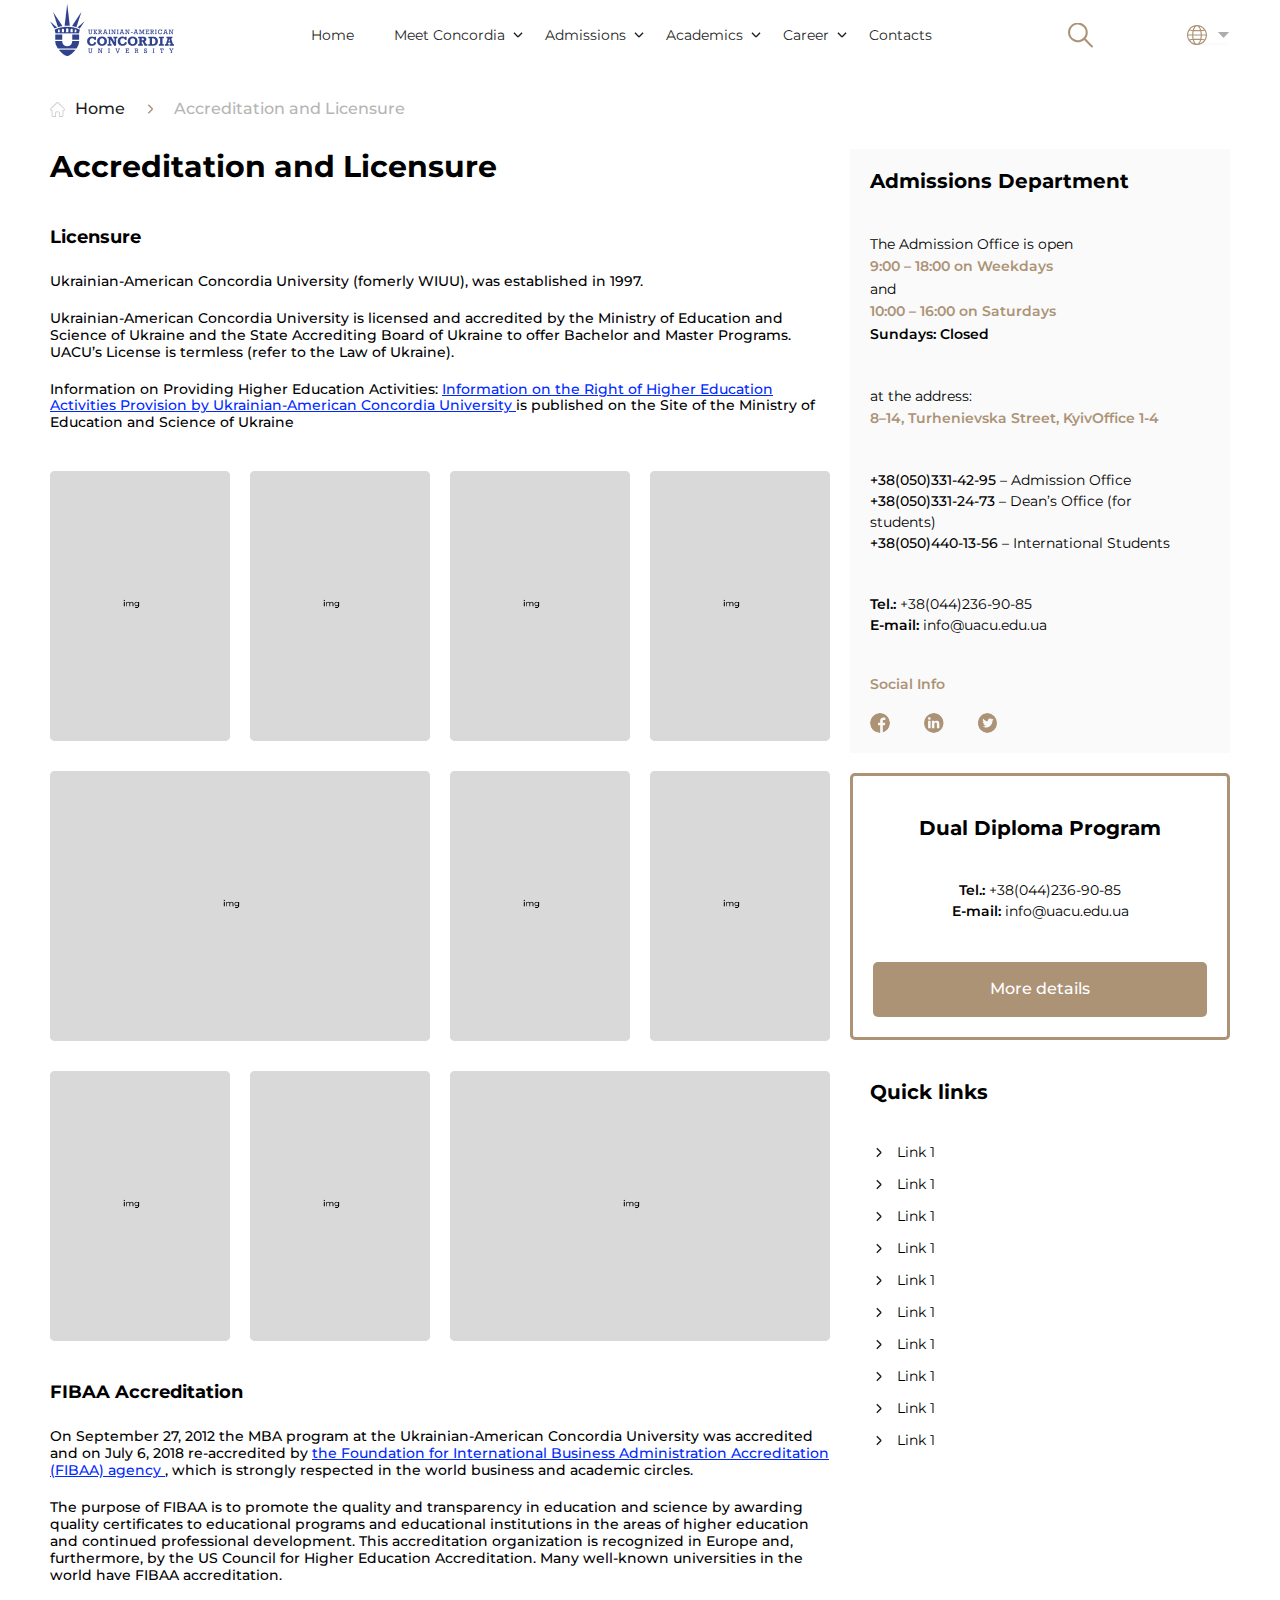
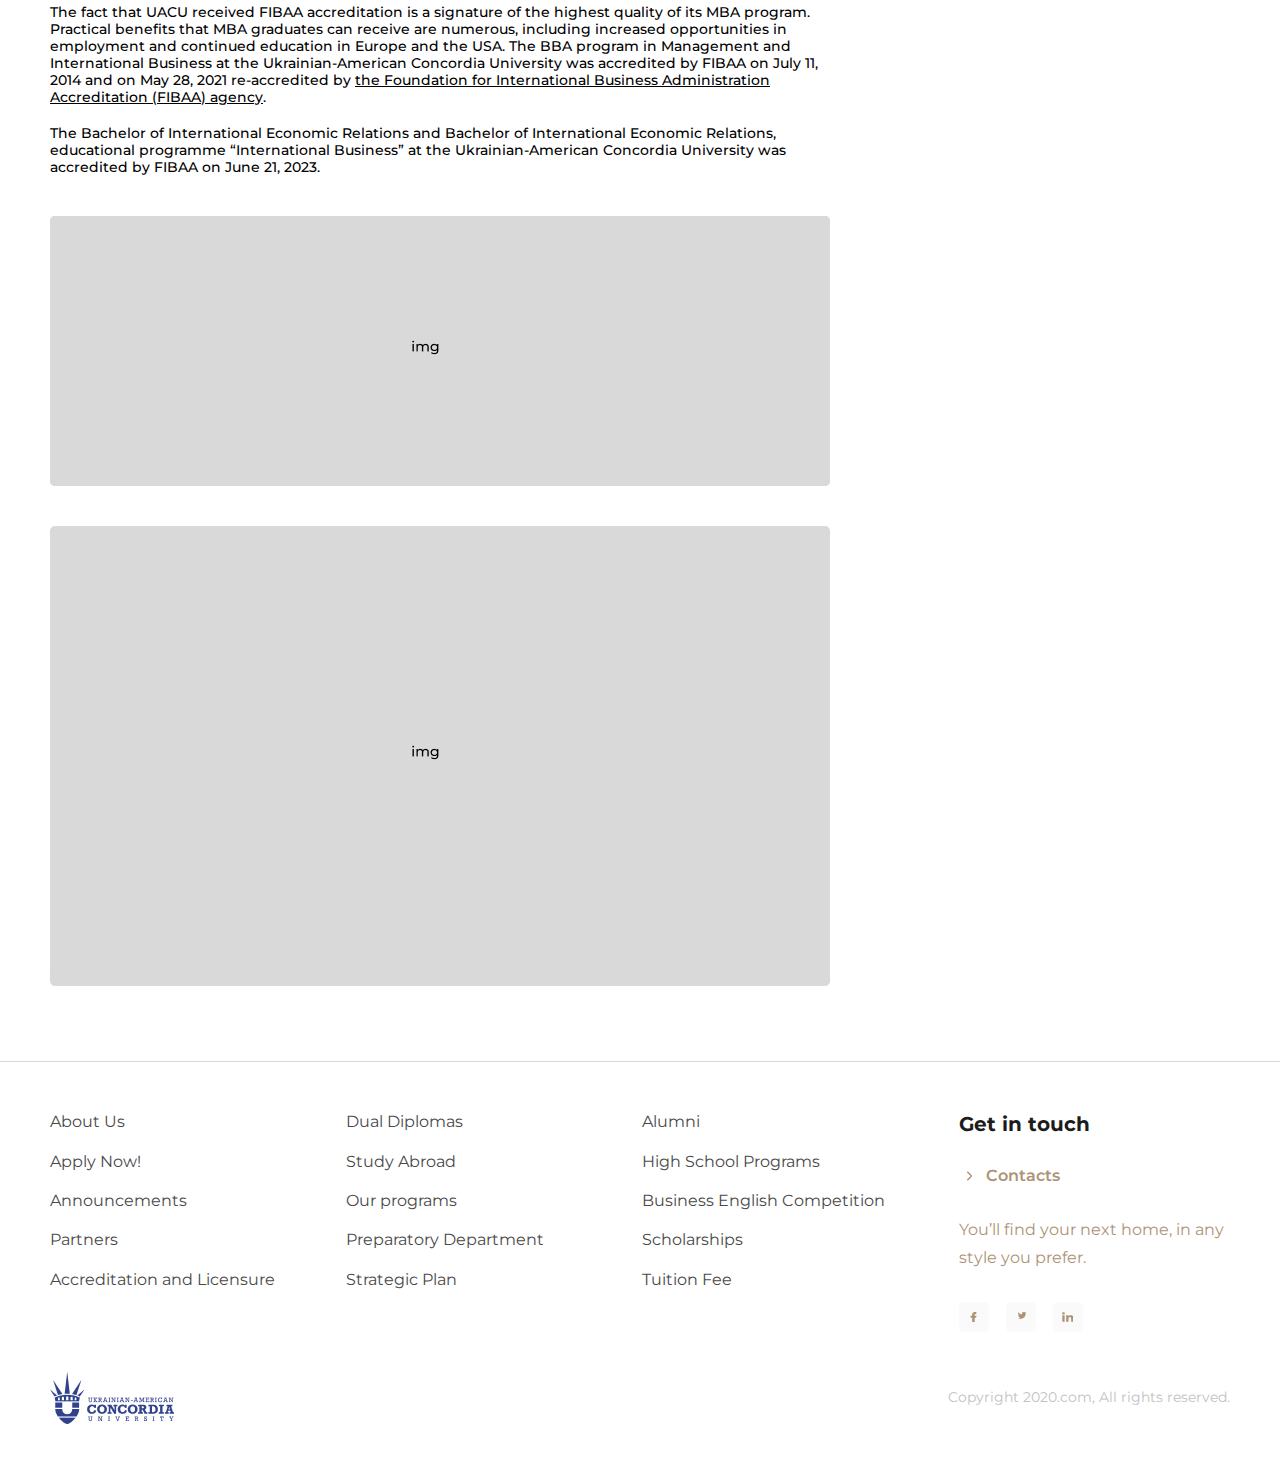
<file: accreditation_and_licensure.html>
<!DOCTYPE html>
<html lang="en">
<head>
    <meta charset="UTF-8">
    <meta http-equiv="X-UA-Compatible" content="IE=edge">
    <meta name="viewport" content="width=device-width, initial-scale=1.0">
    <link rel="stylesheet" href="css/style.min.css">
    <link rel="stylesheet" href="https://cdn.jsdelivr.net/npm/swiper@10/swiper-bundle.min.css" />
    <title>Accreditation and Licensure</title>
</head>

<body>
    <div class="wrapper">
        <svg display="none">
    <symbol id="facebook" viewBox="0 0 9 12">
        <g>
            <path fill-rule="evenodd" clip-rule="evenodd"
                d="M8.13511 4.61538H5.65463V2.76923C5.65463 2.25969 6.09913 2.30769 6.64682 2.30769H7.63901V0H5.65463C4.86519 0 4.10808 0.291757 3.54987 0.811089C2.99165 1.33042 2.67805 2.03479 2.67805 2.76923V4.61538H0.693665V6.92308H2.67805V12H5.65463V6.92308H7.14291L8.13511 4.61538Z" />
        </g>
    </symbol>
    <symbol id="linkedin" viewBox="0 0 12 10">
        <g>
            <path d="M2.7106 3.31507H0.288812V9.98655H2.7106V3.31507Z" />
            <path
                d="M2.30345 0.201635C2.07264 0.0701661 1.80139 3.99915e-06 1.52392 1.70346e-10C1.33878 -2.66581e-06 1.15547 0.0312427 0.984521 0.0919395C0.813575 0.152636 0.658369 0.241586 0.52783 0.353675C0.397291 0.465763 0.293995 0.598778 0.223882 0.74507C0.153769 0.891361 0.118222 1.04804 0.119286 1.2061C0.120881 1.44299 0.204615 1.67416 0.359925 1.87046C0.515234 2.06677 0.735162 2.2194 0.991962 2.30911C1.24876 2.39882 1.53093 2.42158 1.80287 2.37454C2.07481 2.32749 2.32434 2.21274 2.51997 2.04475C2.71561 1.87677 2.84859 1.66308 2.90213 1.43064C2.95568 1.19821 2.9274 0.957443 2.82085 0.738716C2.7143 0.51999 2.53427 0.333104 2.30345 0.201635Z" />
            <path
                d="M6.59803 3.31473H4.26504L4.25697 10H6.67876V6.69872C6.67876 5.83032 6.8725 4.98949 8.13183 4.98949C9.39116 4.98949 9.39117 5.98884 9.39117 6.76074V9.98622H11.813V6.32655C11.813 4.52773 11.3205 3.14932 8.89874 3.14932C8.43716 3.1339 7.97934 3.22577 7.57414 3.41512C7.16894 3.60448 6.83157 3.88422 6.59803 4.22448V3.31473Z" />
        </g>
    </symbol>
    <symbol id="twitter" viewBox="0 0 9 12">
        <g>
            <path
                d="M11.9052 1.00421C11.4825 1.18942 10.9473 1.36326 10.4676 1.42105C10.9554 1.13495 11.7293 0.539053 11.9052 0C11.4495 0.264789 10.6253 0.547579 10.0876 0.649895C9.65827 0.199895 9.04588 0 8.36735 0C7.06397 0 6.15496 1.09184 6.15496 2.36842V3.31579C4.23822 3.31579 2.36941 1.87247 1.20643 0.473684C0.996143 0.82624 0.885742 1.22825 0.886813 1.63753C0.886813 2.49916 1.68753 3.37358 2.32149 3.78947C1.93479 3.77763 1.2026 3.48584 0.883938 3.31579V3.34279C0.883938 4.464 1.67986 5.22521 2.75851 5.43742C2.56156 5.49095 2.32149 5.68421 1.39762 5.68421C1.69759 6.60079 3.20558 7.08537 4.23822 7.10526C3.43032 7.72437 1.98989 8.05263 0.883938 8.05263C0.692744 8.05263 0.58924 8.06305 0.404755 8.04174C1.44842 8.69542 2.90609 9 4.23822 9C8.57819 9 10.9468 5.72305 10.9468 2.66684C10.9468 2.56642 10.9434 2.23011 10.9382 2.13158C11.402 1.80853 11.5899 1.47032 11.9052 1.00421Z" />
        </g>
    </symbol>
</svg>
        <header class="header">
            <div class="header__main">
                <div class="header__container container">
                    <div class="header__row">
                        <a href="" class="header__burger">
                            <span></span><span></span><span></span>
                        </a>
                        <a href="index.html" class="header__logo logo">
                            <img src="img/logo.png" alt="logo">
                        </a>
                        <nav class="header__menu menu-header" data-da="mobile-header__body, 1, 992">
                            <ul class="menu-header__list">
                                <li class="menu-header__item">
                                    <a href="" class="menu-header__link">Home</a>
                                </li>
                                <li class="menu-header__item menu-header__item_submenu">
                                    <div class="menu-header__link">Meet Concordia</div>
                                    <ul class="submenu-header__list">
                                        <li class="submenu-header__item">
                                            <a href="about.html" class="submenu-header__link">About Us</a>
                                        </li>
                                        <li class="submenu-header__item">
                                            <a href="accreditation_and_licensure.html"
                                                class="submenu-header__link">Accreditation and Licensure</a>
                                        </li>
                                        <li class="submenu-header__item submenu-header__item_nested">
                                            <div class="submenu-header__link">Organizational Structure</div>
                                            <ul class="submenu-header__nested-menu nested-menu-header__list">
                                                <li class="nested-menu-header__item">
                                                    <a href="" class="nested-menu-header__link">Supervisory Board</a>
                                                </li>
                                                <li class="nested-menu-header__item">
                                                    <a href="" class="nested-menu-header__link">Student Council</a>
                                                </li>
                                                <li class="nested-menu-header__item">
                                                    <a href="" class="nested-menu-header__link">Governance &
                                                        Administration</a>
                                                </li>
                                                <li class="nested-menu-header__item">
                                                    <a href="" class="nested-menu-header__link">Academic Senate</a>
                                                </li>
                                                <li class="nested-menu-header__item">
                                                    <a href="" class="nested-menu-header__link">Faculty & staff</a>
                                                </li>
                                                <li class="nested-menu-header__item">
                                                    <a href="" class="nested-menu-header__link">Academic Office</a>
                                                </li>
                                                <li class="nested-menu-header__item">
                                                    <a href="" class="nested-menu-header__link">Admissions Office</a>
                                                </li>
                                                <li class="nested-menu-header__item">
                                                    <a href="" class="nested-menu-header__link">International Office</a>
                                                </li>
                                                <li class="nested-menu-header__item">
                                                    <a href="" class="nested-menu-header__link">Distance Learning
                                                        Center</a>
                                                </li>
                                                <li class="nested-menu-header__item">
                                                    <a href="" class="nested-menu-header__link">Library</a>
                                                </li>
                                            </ul>
                                        </li>
                                        <li class="submenu-header__item">
                                            <a href="" class="submenu-header__link">Strategic Plan</a>
                                        </li>
                                        <li class="submenu-header__item submenu-header__item_nested">
                                            <div class="submenu-header__link">R&D</div>
                                        </li>
                                        <li class="submenu-header__item submenu-header__item_nested">
                                            <div class="submenu-header__link">Regulations</div>
                                        </li>
                                    </ul>
                                </li>
                                <li class="menu-header__item menu-header__item_submenu">
                                    <div class="menu-header__link">Admissions</div>
                                </li>
                                <li class="menu-header__item menu-header__item_submenu">
                                    <div class="menu-header__link">Academics</div>
                                </li>
                                <li class="menu-header__item menu-header__item_submenu">
                                    <div class="menu-header__link">Career</div>
                                </li>
                                <li class="menu-header__item">
                                    <a href="" class="menu-header__link">Contacts</a>
                                </li>
                            </ul>
                        </nav>
                        <div class="header__icons">
                            <div class="header__search search-header" data-da="mobile-header__body, 0, 480">
                                <input autocomplete='off' placeholder="Search" type='search' name='form[]'
                                    class='search-header__input'>
                            </div>
                            <div class="header__languages languages-header">
                                <div class="languages-header__icon">
                                    <img src="img/icons/language.svg" alt="language">
                                </div>
                                <div class="languages-header__body">
                                    <ul class="languages-header__list">
                                        <li class="languages-header__item">
                                            <a href="" class="languages-header__link">ua</a>
                                        </li>
                                        <li class="languages-header__item">
                                            <a href="" class="languages-header__link">en</a>
                                        </li>
                                    </ul>
                                </div>
                            </div>
                        </div>
                    </div>
                </div>
            </div>
            <div class="header__mobile mobile-header">
                <div class="mobile-header__container container">
                    <div class="mobile-header__body"></div>
                </div>
            </div>
        </header>
        <div class="breadcrumbs">
            <div class="breadcrumbs__container container">
                <div class="breadcrumbs__body">
                    <ul class="breadcrumbs__list">
                        <li class="breadcrumbs__item breadcrumbs__item_home">
                            <a href="index.html" class="breadcrumbs__link">Home</a>
                        </li>
                        <li class="breadcrumbs__item">Accreditation and Licensure</li>
                    </ul>
                </div>
            </div>
        </div>
        <section class="accreditation-licensure">
            <div class="accreditation-licensure__container container">
                <div class="accreditation-licensure__body">
                    <main class="accreditation-licensure__main main-accreditation-licensure">
                        <h2 class="main-accreditation-licensure__title title-h2">Accreditation and Licensure</h2>
                        <div class="main-accreditation-licensure__items">
                            <div class="main-accreditation-licensure__item">
                                <div class="main-accreditation-licensure__label">Licensure</div>
                                <div class="main-accreditation-licensure__text">
                                    <p>
                                        Ukrainian-American Concordia University (fomerly WIUU), was established in 1997.
                                    </p>
                                    <p>
                                        Ukrainian-American Concordia University is licensed and accredited by the
                                        Ministry of
                                        Education and Science of Ukraine and the State Accrediting Board of Ukraine to
                                        offer
                                        Bachelor and Master Programs.
                                        UACU’s License is termless (refer to the Law of Ukraine).
                                    </p>
                                    <p>
                                        Information on Providing Higher Education Activities: <a href="">
                                            Information on the Right of Higher Education Activities Provision by
                                            Ukrainian-American Concordia University
                                        </a> is published on the Site of the Ministry of Education and Science of
                                        Ukraine
                                    </p>
                                </div>
                                <div class="main-accreditation-licensure__images">
                                    <div
                                        class="main-accreditation-licensure__image-block main-accreditation-licensure__image-block_small">
                                        <div class="main-accreditation-licensure__image">
                                            <img src="img/grey-img.jpg" alt="">
                                        </div>
                                    </div>
                                    <div
                                        class="main-accreditation-licensure__image-block main-accreditation-licensure__image-block_small ">
                                        <div class="main-accreditation-licensure__image">
                                            <img src="img/grey-img.jpg" alt="">
                                        </div>
                                    </div>
                                    <div
                                        class="main-accreditation-licensure__image-block main-accreditation-licensure__image-block_small ">
                                        <div class="main-accreditation-licensure__image">
                                            <img src="img/grey-img.jpg" alt="">
                                        </div>
                                    </div>
                                    <div
                                        class="main-accreditation-licensure__image-block main-accreditation-licensure__image-block_small ">
                                        <div class="main-accreditation-licensure__image">
                                            <img src="img/grey-img.jpg" alt="">
                                        </div>
                                    </div>
                                    <div
                                        class="main-accreditation-licensure__image-block main-accreditation-licensure__image-block_medium ">
                                        <div class="main-accreditation-licensure__image">
                                            <img src="img/grey-img.jpg" alt="">
                                        </div>
                                    </div>
                                    <div
                                        class="main-accreditation-licensure__image-block main-accreditation-licensure__image-block_small ">
                                        <div class="main-accreditation-licensure__image">
                                            <img src="img/grey-img.jpg" alt="">
                                        </div>
                                    </div>
                                    <div
                                        class="main-accreditation-licensure__image-block main-accreditation-licensure__image-block_small ">
                                        <div class="main-accreditation-licensure__image">
                                            <img src="img/grey-img.jpg" alt="">
                                        </div>
                                    </div>
                                    <div
                                        class="main-accreditation-licensure__image-block main-accreditation-licensure__image-block_small ">
                                        <div class="main-accreditation-licensure__image">
                                            <img src="img/grey-img.jpg" alt="">
                                        </div>
                                    </div>
                                    <div
                                        class="main-accreditation-licensure__image-block main-accreditation-licensure__image-block_small ">
                                        <div class="main-accreditation-licensure__image">
                                            <img src="img/grey-img.jpg" alt="">
                                        </div>
                                    </div>
                                    <div
                                        class="main-accreditation-licensure__image-block main-accreditation-licensure__image-block_medium ">
                                        <div class="main-accreditation-licensure__image">
                                            <img src="img/grey-img.jpg" alt="">
                                        </div>
                                    </div>
                                </div>
                            </div>
                            <div class="main-accreditation-licensure__item">
                                <div class="main-accreditation-licensure__label">FIBAA Accreditation</div>
                                <div class="main-accreditation-licensure__text">
                                    <p>
                                        On September 27, 2012 the MBA program at the Ukrainian-American Concordia
                                        University was
                                        accredited and on July 6, 2018 re-accredited by <a href="">
                                            the Foundation for International
                                            Business Administration Accreditation (FIBAA) agency
                                        </a>, which is strongly
                                        respected in the
                                        world business and academic circles.
                                    </p>
                                    <p>
                                        The purpose of FIBAA is to promote the quality and transparency in education and
                                        science
                                        by awarding quality certificates to educational programs and educational
                                        institutions in
                                        the areas of higher education and continued professional development. This
                                        accreditation
                                        organization is recognized in Europe and, furthermore, by the US Council for
                                        Higher
                                        Education Accreditation. Many well-known universities in the world have FIBAA
                                        accreditation.
                                    </p>
                                    <p>
                                        The fact that UACU received FIBAA accreditation is a signature of the highest
                                        quality of
                                        its MBA program. Practical benefits that MBA graduates can receive are numerous,
                                        including increased opportunities in employment and continued education in
                                        Europe and
                                        the USA.
                                        The BBA program in Management and International Business at the
                                        Ukrainian-American
                                        Concordia University was accredited by FIBAA on July 11, 2014 and on May 28,
                                        2021
                                        re-accredited by <span>the Foundation for International Business Administration
                                            Accreditation
                                            (FIBAA) agency</span>.
                                    </p>
                                    <p>
                                        The Bachelor of International Economic Relations and Bachelor of International
                                        Economic
                                        Relations, educational programme “International Business” at the
                                        Ukrainian-American
                                        Concordia University was accredited by FIBAA on June 21, 2023.
                                    </p>
                                </div>
                                <div class="main-accreditation-licensure__images">
                                    <div
                                        class="main-accreditation-licensure__image-block main-accreditation-licensure__image-block_big ">
                                        <div class="main-accreditation-licensure__image">
                                            <img src="img/grey-img.jpg" alt="">
                                        </div>
                                    </div>
                                    <div
                                        class="main-accreditation-licensure__image-block main-accreditation-licensure__image-block_big ">
                                        <div class="main-accreditation-licensure__image">
                                            <img src="img/grey-img.jpg" alt="">
                                        </div>
                                    </div>
                                </div>
                            </div>
                        </div>
                    </main>
                    <aside class="accreditation-licensure__sidebar sidebar-accreditation-licensure">
                        <div class="sidebar-accreditation-licensure__info info-accreditation-licensure">
                            <div class="info-accreditation-licensure__title sidebar-accreditation-licensure-title">
                                Admissions Department</div>
                            <div
                                class="info-accreditation-licensure__schedule schedule-info-accreditation-licensure info-accreditation-licensure-item">
                                <span
                                    class="schedule-info-accreditation-licensure__text info-accreditation-licensure-text">
                                    <p>The Admission Office is open</p>
                                </span>
                                <span
                                    class="schedule-info-accreditation-licensure__hours info-accreditation-licensure-text-color">
                                    <p>9:00 – 18:00 on Weekdays</p>
                                </span>
                                <span
                                    class="schedule-info-accreditation-licensure__text info-accreditation-licensure-text">
                                    <p>and</p>
                                </span>
                                <span
                                    class="schedule-info-accreditation-licensure__hours info-accreditation-licensure-text-color">
                                    <p>10:00 – 16:00 on Saturdays</p>
                                </span>
                                <span class="schedule-info-accreditation-licensure__closed">
                                    <p>Sundays: Closed</p>
                                </span>
                            </div>
                            <div
                                class="info-accreditation-licensure__address address-info-accreditation-licensure info-accreditation-licensure-item">
                                <span
                                    class="address-info-accreditation-licensure__text info-accreditation-licensure-text">
                                    <p>at the address:</p>
                                </span>
                                <span
                                    class="address-info-accreditation-licensure__link info-accreditation-licensure-text-color info-accreditation-licensure-link">
                                    <p>
                                        <a href="">
                                            8–14, Turhenievska Street, KyivOffice 1-4
                                        </a>
                                    </p>
                                </span>
                            </div>
                            <div
                                class="info-accreditation-licensure__phones phones-info-accreditation-licensure info-accreditation-licensure-item">
                                <span class="phones-info-accreditation-licensure__item">
                                    <p>
                                        <a href="tel:+380503314295"
                                            class="phones-info-accreditation-licensure__link info-accreditation-licensure-link">+38(050)331-42-95
                                        </a>
                                        <span
                                            class="phones-info-accreditation-licensure__text info-accreditation-licensure-text">–
                                            Admission
                                            Office</span>
                                    </p>
                                </span>
                                <span class="phones-info-accreditation-licensure__item">
                                    <p>
                                        <a href="tel:380503312473"
                                            class="phones-info-accreditation-licensure__link info-accreditation-licensure-link">+38(050)331-24-73
                                        </a>
                                        <span
                                            class="phones-info-accreditation-licensure__text info-accreditation-licensure-text">–
                                            Dean’s Office (for
                                            students)</span>
                                    </p>
                                </span>
                                <span class="phones-info-accreditation-licensure__item">
                                    <p>
                                        <a href="tel:+380504401356"
                                            class="phones-info-accreditation-licensure__link info-accreditation-licensure-link">+38(050)440-13-56
                                        </a>
                                        <span
                                            class="phones-info-accreditation-licensure__text info-accreditation-licensure-text">–
                                            International
                                            Students</span>
                                    </p>
                                </span>
                            </div>
                            <div
                                class="info-accreditation-licensure__contacts contacts-info-accreditation-licensure info-accreditation-licensure-item">
                                <span class="contacts-info-accreditation-licensure__item">
                                    <p>
                                        <span class="contacts-info-accreditation-licensure__label">Tel.: </span>
                                        <a href="tel:+380442369085"
                                            class="contacts-info-accreditation-licensure__link info-accreditation-licensure-text info-accreditation-licensure-link">+38(044)236-90-85</a>
                                    </p>
                                </span>
                                <span class="contacts-info-accreditation-licensure__item">
                                    <p>
                                        <span class="contacts-info-accreditation-licensure__label">E-mail: </span>
                                        <a href="mailto:info@uacu.edu.ua"
                                            class="contacts-info-accreditation-licensure__link info-accreditation-licensure-text info-accreditation-licensure-link">info@uacu.edu.ua</a>
                                    </p>
                                </span>
                            </div>
                            <div class="info-accreditation-licensure__social-info social-info">
                                <div class="social-info__title">Social Info</div>
                                <ul class="social-info__items">
                                    <li class="social-info__item">
                                        <a href="" class="social-info__link social-info__link_facebook">
                                            <img src="img/icons/social-facebook.svg" alt="">
                                        </a>
                                    </li>
                                    <li class="social-info__item">
                                        <a href="" class="social-info__link social-info__link_linkedin">
                                            <img src="img/icons/social-linkedin.svg" alt="">
                                        </a>
                                    </li>
                                    <li class="social-info__item">
                                        <a href="" class="social-info__link social-info__link_twitter">
                                            <img src="img/icons/social-twitter.svg" alt="">
                                        </a>
                                    </li>
                                </ul>
                            </div>
                        </div>
                        <div
                            class="sidebar-accreditation-licensure__diploma-program diploma-program-accreditation-licensure">
                            <div
                                class="diploma-program-accreditation-licensure__title sidebar-accreditation-licensure-title">
                                Dual Diploma Program
                            </div>
                            <div
                                class="diploma-program-accreditation-licensure__contacts contacts-diploma-program-accreditation-licensure">
                                <span class="contacts-diploma-program-accreditation-licensure__item">
                                    <p>
                                        <span class="contacts-diploma-program-accreditation-licensure__label">Tel.:
                                        </span>
                                        <a href="tel:+380442369085"
                                            class="contacts-diploma-program-accreditation-licensure__link info-accreditation-licensure-text info-accreditation-licensure-link">+38(044)236-90-85</a>
                                    </p>
                                </span>
                                <span class="contacts-diploma-program-accreditation-licensure__item">
                                    <p>
                                        <span class="contacts-diploma-program-accreditation-licensure__label">E-mail:
                                        </span>
                                        <a href="mailto:info@uacu.edu.ua"
                                            class="contacts-diploma-program-accreditation-licensure__link info-accreditation-licensure-text info-accreditation-licensure-link">info@uacu.edu.ua</a>
                                    </p>
                                </span>
                            </div>
                            <a href="" class="diploma-program-accreditation-licensure__btn btn">More details</a>
                        </div>
                        <div class="sidebar-accreditation-licensure__quick-links quick-links-accreditation-licensure">
                            <div
                                class="quick-links-accreditation-licensure__title sidebar-accreditation-licensure-title">
                                Quick links
                            </div>
                            <ul class="quick-links-accreditation-licensure__items">
                                <li class="quick-links-accreditation-licensure__item">
                                    <a href="" class="quick-links-accreditation-licensure__link">Link 1</a>
                                </li>
                                <li class="quick-links-accreditation-licensure__item">
                                    <a href="" class="quick-links-accreditation-licensure__link">Link 1</a>
                                </li>
                                <li class="quick-links-accreditation-licensure__item">
                                    <a href="" class="quick-links-accreditation-licensure__link">Link 1</a>
                                </li>
                                <li class="quick-links-accreditation-licensure__item">
                                    <a href="" class="quick-links-accreditation-licensure__link">Link 1</a>
                                </li>
                                <li class="quick-links-accreditation-licensure__item">
                                    <a href="" class="quick-links-accreditation-licensure__link">Link 1</a>
                                </li>
                                <li class="quick-links-accreditation-licensure__item">
                                    <a href="" class="quick-links-accreditation-licensure__link">Link 1</a>
                                </li>
                                <li class="quick-links-accreditation-licensure__item">
                                    <a href="" class="quick-links-accreditation-licensure__link">Link 1</a>
                                </li>
                                <li class="quick-links-accreditation-licensure__item">
                                    <a href="" class="quick-links-accreditation-licensure__link">Link 1</a>
                                </li>
                                <li class="quick-links-accreditation-licensure__item">
                                    <a href="" class="quick-links-accreditation-licensure__link">Link 1</a>
                                </li>
                                <li class="quick-links-accreditation-licensure__item">
                                    <a href="" class="quick-links-accreditation-licensure__link">Link 1</a>
                                </li>
                            </ul>
                        </div>
                    </aside>
                </div>
            </div>
        </section>
        <footer class="footer">
    <div class="footer__container container">
        <div class="footer__body">
            <div class="footer__top top-footer">
                <nav class="top-footer__menu menu-top-footer">
                    <div class="menu-top-footer__column">
                        <ul class="menu-top-footer__list">
                            <li class="menu-top-footer__item">
                                <a href="" class="menu-top-footer__link">About Us</a>
                            </li>
                            <li class="menu-top-footer__item">
                                <a href="" class="menu-top-footer__link">Apply Now!</a>
                            </li>
                            <li class="menu-top-footer__item">
                                <a href="" class="menu-top-footer__link">Announcements</a>
                            </li>
                            <li class="menu-top-footer__item">
                                <a href="" class="menu-top-footer__link">Partners</a>
                            </li>
                            <li class="menu-top-footer__item">
                                <a href="" class="menu-top-footer__link">Accreditation and Licensure</a>
                            </li>
                        </ul>
                    </div>
                    <div class="menu-top-footer__column">
                        <ul class="menu-top-footer__list">
                            <li class="menu-top-footer__item">
                                <a href="" class="menu-top-footer__link">Dual Diplomas</a>
                            </li>
                            <li class="menu-top-footer__item">
                                <a href="" class="menu-top-footer__link">Study Abroad</a>
                            </li>
                            <li class="menu-top-footer__item">
                                <a href="" class="menu-top-footer__link">Our programs</a>
                            </li>
                            <li class="menu-top-footer__item">
                                <a href="" class="menu-top-footer__link">Preparatory Department</a>
                            </li>
                            <li class="menu-top-footer__item">
                                <a href="" class="menu-top-footer__link">Strategic Plan</a>
                            </li>
                        </ul>
                    </div>
                    <div class="menu-top-footer__column">
                        <ul class="menu-top-footer__list">
                            <li class="menu-top-footer__item">
                                <a href="" class="menu-top-footer__link">Alumni</a>
                            </li>
                            <li class="menu-top-footer__item">
                                <a href="" class="menu-top-footer__link">High School Programs</a>
                            </li>
                            <li class="menu-top-footer__item">
                                <a href="" class="menu-top-footer__link">Business English Competition</a>
                            </li>
                            <li class="menu-top-footer__item">
                                <a href="" class="menu-top-footer__link">Scholarships</a>
                            </li>
                            <li class="menu-top-footer__item">
                                <a href="" class="menu-top-footer__link">Tuition Fee</a>
                            </li>
                        </ul>
                    </div>
                </nav>
                <div class="top-footer__connection connection-top-footer">
                    <div class="connection-top-footer__title">Get in touch</div>
                    <a href="" class="connection-top-footer__contacts">Contacts</a>
                    <div class="connection-top-footer__text">
                        You’ll find your next home, in any style you prefer.
                    </div>
                    <div class="connection-top-footer__socials socials-connection-top-footer">
                        <div class="socials-connection-top-footer__items">
                            <a href="" class="socials-connection-top-footer__item">
                                <svg
                                    class="socials-connection-top-footer__icon socials-connection-top-footer__icon_facebook">
                                    <use xlink:href="#facebook"></use>
                                </svg>
                            </a>
                            <a href="" class="socials-connection-top-footer__item">
                                <svg
                                    class="socials-connection-top-footer__icon socials-connection-top-footer__icon_twitter">
                                    <use xlink:href="#twitter"></use>
                                </svg>
                            </a>
                            <a href="" class="socials-connection-top-footer__item">
                                <svg
                                    class="socials-connection-top-footer__icon socials-connection-top-footer__icon_linkedin">
                                    <use xlink:href="#linkedin"></use>
                                </svg>
                            </a>
                        </div>
                    </div>
                </div>
            </div>
            <div class="footer__bottom bottom-footer">
                <a href="index.html" class="bottom-footer__logo logo">
                    <img src="img/logo.png" alt="logo">
                </a>
                <div class="bottom-footer__copyright">Copyright 2020.com, All rights reserved.</div>
            </div>
        </div>
    </div>
</footer>
    </div>
    <script src="js/app.min.js"></script>
</body>

</html>
</file>
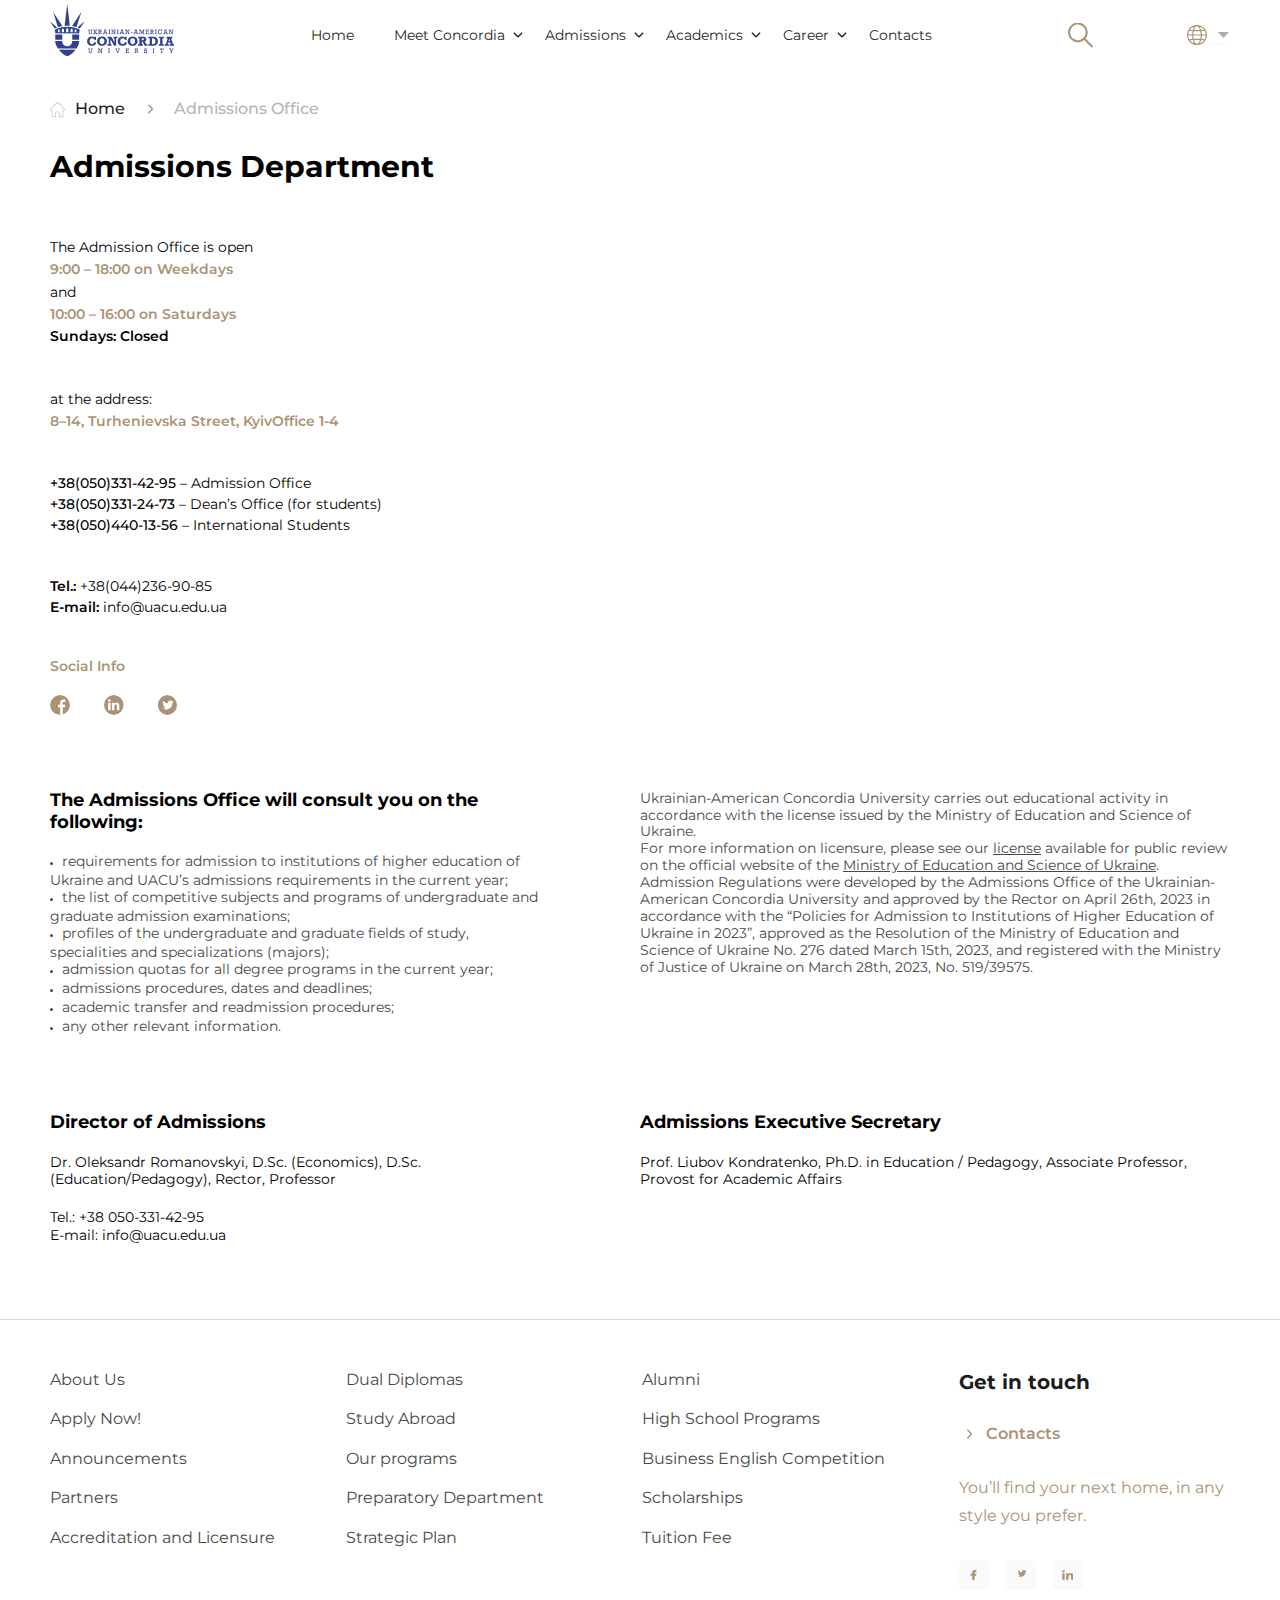
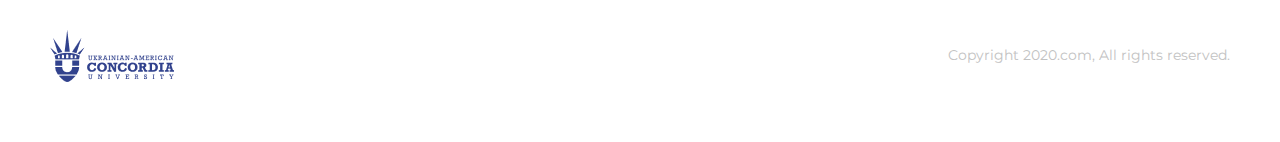
<file: admissions_department.html>
<!DOCTYPE html>
<html lang="en">
<head>
    <meta charset="UTF-8">
    <meta http-equiv="X-UA-Compatible" content="IE=edge">
    <meta name="viewport" content="width=device-width, initial-scale=1.0">
    <link rel="stylesheet" href="css/style.min.css">
    <link rel="stylesheet" href="https://cdn.jsdelivr.net/npm/swiper@10/swiper-bundle.min.css" />
    <title>Admissions Department</title>
</head>

<body>
    <div class="wrapper">
        <svg display="none">
    <symbol id="facebook" viewBox="0 0 9 12">
        <g>
            <path fill-rule="evenodd" clip-rule="evenodd"
                d="M8.13511 4.61538H5.65463V2.76923C5.65463 2.25969 6.09913 2.30769 6.64682 2.30769H7.63901V0H5.65463C4.86519 0 4.10808 0.291757 3.54987 0.811089C2.99165 1.33042 2.67805 2.03479 2.67805 2.76923V4.61538H0.693665V6.92308H2.67805V12H5.65463V6.92308H7.14291L8.13511 4.61538Z" />
        </g>
    </symbol>
    <symbol id="linkedin" viewBox="0 0 12 10">
        <g>
            <path d="M2.7106 3.31507H0.288812V9.98655H2.7106V3.31507Z" />
            <path
                d="M2.30345 0.201635C2.07264 0.0701661 1.80139 3.99915e-06 1.52392 1.70346e-10C1.33878 -2.66581e-06 1.15547 0.0312427 0.984521 0.0919395C0.813575 0.152636 0.658369 0.241586 0.52783 0.353675C0.397291 0.465763 0.293995 0.598778 0.223882 0.74507C0.153769 0.891361 0.118222 1.04804 0.119286 1.2061C0.120881 1.44299 0.204615 1.67416 0.359925 1.87046C0.515234 2.06677 0.735162 2.2194 0.991962 2.30911C1.24876 2.39882 1.53093 2.42158 1.80287 2.37454C2.07481 2.32749 2.32434 2.21274 2.51997 2.04475C2.71561 1.87677 2.84859 1.66308 2.90213 1.43064C2.95568 1.19821 2.9274 0.957443 2.82085 0.738716C2.7143 0.51999 2.53427 0.333104 2.30345 0.201635Z" />
            <path
                d="M6.59803 3.31473H4.26504L4.25697 10H6.67876V6.69872C6.67876 5.83032 6.8725 4.98949 8.13183 4.98949C9.39116 4.98949 9.39117 5.98884 9.39117 6.76074V9.98622H11.813V6.32655C11.813 4.52773 11.3205 3.14932 8.89874 3.14932C8.43716 3.1339 7.97934 3.22577 7.57414 3.41512C7.16894 3.60448 6.83157 3.88422 6.59803 4.22448V3.31473Z" />
        </g>
    </symbol>
    <symbol id="twitter" viewBox="0 0 9 12">
        <g>
            <path
                d="M11.9052 1.00421C11.4825 1.18942 10.9473 1.36326 10.4676 1.42105C10.9554 1.13495 11.7293 0.539053 11.9052 0C11.4495 0.264789 10.6253 0.547579 10.0876 0.649895C9.65827 0.199895 9.04588 0 8.36735 0C7.06397 0 6.15496 1.09184 6.15496 2.36842V3.31579C4.23822 3.31579 2.36941 1.87247 1.20643 0.473684C0.996143 0.82624 0.885742 1.22825 0.886813 1.63753C0.886813 2.49916 1.68753 3.37358 2.32149 3.78947C1.93479 3.77763 1.2026 3.48584 0.883938 3.31579V3.34279C0.883938 4.464 1.67986 5.22521 2.75851 5.43742C2.56156 5.49095 2.32149 5.68421 1.39762 5.68421C1.69759 6.60079 3.20558 7.08537 4.23822 7.10526C3.43032 7.72437 1.98989 8.05263 0.883938 8.05263C0.692744 8.05263 0.58924 8.06305 0.404755 8.04174C1.44842 8.69542 2.90609 9 4.23822 9C8.57819 9 10.9468 5.72305 10.9468 2.66684C10.9468 2.56642 10.9434 2.23011 10.9382 2.13158C11.402 1.80853 11.5899 1.47032 11.9052 1.00421Z" />
        </g>
    </symbol>
</svg>
        <header class="header">
            <div class="header__main">
                <div class="header__container container">
                    <div class="header__row">
                        <a href="" class="header__burger">
                            <span></span><span></span><span></span>
                        </a>
                        <a href="index.html" class="header__logo logo">
                            <img src="img/logo.png" alt="logo">
                        </a>
                        <nav class="header__menu menu-header" data-da="mobile-header__body, 1, 992">
                            <ul class="menu-header__list">
                                <li class="menu-header__item">
                                    <a href="" class="menu-header__link">Home</a>
                                </li>
                                <li class="menu-header__item menu-header__item_submenu">
                                    <div class="menu-header__link">Meet Concordia</div>
                                    <ul class="submenu-header__list">
                                        <li class="submenu-header__item">
                                            <a href="about.html" class="submenu-header__link">About Us</a>
                                        </li>
                                        <li class="submenu-header__item">
                                            <a href="accreditation_and_licensure.html"
                                                class="submenu-header__link">Accreditation and Licensure</a>
                                        </li>
                                        <li class="submenu-header__item submenu-header__item_nested">
                                            <div class="submenu-header__link">Organizational Structure</div>
                                            <ul class="submenu-header__nested-menu nested-menu-header__list">
                                                <li class="nested-menu-header__item">
                                                    <a href="" class="nested-menu-header__link">Supervisory Board</a>
                                                </li>
                                                <li class="nested-menu-header__item">
                                                    <a href="" class="nested-menu-header__link">Student Council</a>
                                                </li>
                                                <li class="nested-menu-header__item">
                                                    <a href="" class="nested-menu-header__link">Governance &
                                                        Administration</a>
                                                </li>
                                                <li class="nested-menu-header__item">
                                                    <a href="" class="nested-menu-header__link">Academic Senate</a>
                                                </li>
                                                <li class="nested-menu-header__item">
                                                    <a href="" class="nested-menu-header__link">Faculty & staff</a>
                                                </li>
                                                <li class="nested-menu-header__item">
                                                    <a href="" class="nested-menu-header__link">Academic Office</a>
                                                </li>
                                                <li class="nested-menu-header__item">
                                                    <a href="" class="nested-menu-header__link">Admissions Office</a>
                                                </li>
                                                <li class="nested-menu-header__item">
                                                    <a href="" class="nested-menu-header__link">International Office</a>
                                                </li>
                                                <li class="nested-menu-header__item">
                                                    <a href="" class="nested-menu-header__link">Distance Learning
                                                        Center</a>
                                                </li>
                                                <li class="nested-menu-header__item">
                                                    <a href="" class="nested-menu-header__link">Library</a>
                                                </li>
                                            </ul>
                                        </li>
                                        <li class="submenu-header__item">
                                            <a href="" class="submenu-header__link">Strategic Plan</a>
                                        </li>
                                        <li class="submenu-header__item submenu-header__item_nested">
                                            <div class="submenu-header__link">R&D</div>
                                        </li>
                                        <li class="submenu-header__item submenu-header__item_nested">
                                            <div class="submenu-header__link">Regulations</div>
                                        </li>
                                    </ul>
                                </li>
                                <li class="menu-header__item menu-header__item_submenu">
                                    <div class="menu-header__link">Admissions</div>
                                </li>
                                <li class="menu-header__item menu-header__item_submenu">
                                    <div class="menu-header__link">Academics</div>
                                </li>
                                <li class="menu-header__item menu-header__item_submenu">
                                    <div class="menu-header__link">Career</div>
                                </li>
                                <li class="menu-header__item">
                                    <a href="" class="menu-header__link">Contacts</a>
                                </li>
                            </ul>
                        </nav>
                        <div class="header__icons">
                            <div class="header__search search-header" data-da="mobile-header__body, 0, 480">
                                <input autocomplete='off' placeholder="Search" type='search' name='form[]'
                                    class='search-header__input'>
                            </div>
                            <div class="header__languages languages-header">
                                <div class="languages-header__icon">
                                    <img src="img/icons/language.svg" alt="language">
                                </div>
                                <div class="languages-header__body">
                                    <ul class="languages-header__list">
                                        <li class="languages-header__item">
                                            <a href="" class="languages-header__link">ua</a>
                                        </li>
                                        <li class="languages-header__item">
                                            <a href="" class="languages-header__link">en</a>
                                        </li>
                                    </ul>
                                </div>
                            </div>
                        </div>
                    </div>
                </div>
            </div>
            <div class="header__mobile mobile-header">
                <div class="mobile-header__container container">
                    <div class="mobile-header__body"></div>
                </div>
            </div>
        </header>
        <div class="breadcrumbs">
            <div class="breadcrumbs__container container">
                <div class="breadcrumbs__body">
                    <ul class="breadcrumbs__list">
                        <li class="breadcrumbs__item breadcrumbs__item_home">
                            <a href="index.html" class="breadcrumbs__link">Home</a>
                        </li>
                        <li class="breadcrumbs__item">Admissions Office</li>
                    </ul>
                </div>
            </div>
        </div>
        <main class="admissions-department">
            <div class="admissions-department__container container">
                <div class="admissions-department__body">
                    <h2 class="admissions-department__title title-h2">Admissions Department</h2>
                    <div class="admissions-department__main main-admissions-department">
                        <div class="main-admissions-department__row">
                            <div class="main-admissions-department__info-block">
                                <div class="main-admissions-department__info">
                                    <div
                                        class="info-accreditation-licensure__schedule schedule-info-accreditation-licensure info-accreditation-licensure-item">
                                        <span
                                            class="schedule-info-accreditation-licensure__text info-accreditation-licensure-text">
                                            <p>The Admission Office is open</p>
                                        </span>
                                        <span
                                            class="schedule-info-accreditation-licensure__hours info-accreditation-licensure-text-color">
                                            <p>9:00 – 18:00 on Weekdays</p>
                                        </span>
                                        <span
                                            class="schedule-info-accreditation-licensure__text info-accreditation-licensure-text">
                                            <p>and</p>
                                        </span>
                                        <span
                                            class="schedule-info-accreditation-licensure__hours info-accreditation-licensure-text-color">
                                            <p>10:00 – 16:00 on Saturdays</p>
                                        </span>
                                        <span class="schedule-info-accreditation-licensure__closed">
                                            <p>Sundays: Closed</p>
                                        </span>
                                    </div>
                                    <div
                                        class="info-accreditation-licensure__address address-info-accreditation-licensure info-accreditation-licensure-item">
                                        <span
                                            class="address-info-accreditation-licensure__text info-accreditation-licensure-text">
                                            <p>at the address:</p>
                                        </span>
                                        <span
                                            class="address-info-accreditation-licensure__link info-accreditation-licensure-text-color info-accreditation-licensure-link">
                                            <p>
                                                <a href="">
                                                    8–14, Turhenievska Street, KyivOffice 1-4
                                                </a>
                                            </p>
                                        </span>
                                    </div>
                                    <div
                                        class="info-accreditation-licensure__phones phones-info-accreditation-licensure info-accreditation-licensure-item">
                                        <span class="phones-info-accreditation-licensure__item">
                                            <p>
                                                <a href="tel:+380503314295"
                                                    class="phones-info-accreditation-licensure__link info-accreditation-licensure-link">+38(050)331-42-95
                                                </a>
                                                <span
                                                    class="phones-info-accreditation-licensure__text info-accreditation-licensure-text">–
                                                    Admission
                                                    Office</span>
                                            </p>
                                        </span>
                                        <span class="phones-info-accreditation-licensure__item">
                                            <p>
                                                <a href="tel:380503312473"
                                                    class="phones-info-accreditation-licensure__link info-accreditation-licensure-link">+38(050)331-24-73
                                                </a>
                                                <span
                                                    class="phones-info-accreditation-licensure__text info-accreditation-licensure-text">–
                                                    Dean’s Office (for
                                                    students)</span>
                                            </p>
                                        </span>
                                        <span class="phones-info-accreditation-licensure__item">
                                            <p>
                                                <a href="tel:+380504401356"
                                                    class="phones-info-accreditation-licensure__link info-accreditation-licensure-link">+38(050)440-13-56
                                                </a>
                                                <span
                                                    class="phones-info-accreditation-licensure__text info-accreditation-licensure-text">–
                                                    International
                                                    Students</span>
                                            </p>
                                        </span>
                                    </div>
                                    <div
                                        class="info-accreditation-licensure__contacts contacts-info-accreditation-licensure info-accreditation-licensure-item">
                                        <span class="contacts-info-accreditation-licensure__item">
                                            <p>
                                                <span class="contacts-info-accreditation-licensure__label">Tel.: </span>
                                                <a href="tel:+380442369085"
                                                    class="contacts-info-accreditation-licensure__link info-accreditation-licensure-text info-accreditation-licensure-link">+38(044)236-90-85</a>
                                            </p>
                                        </span>
                                        <span class="contacts-info-accreditation-licensure__item">
                                            <p>
                                                <span class="contacts-info-accreditation-licensure__label">E-mail:
                                                </span>
                                                <a href="mailto:info@uacu.edu.ua"
                                                    class="contacts-info-accreditation-licensure__link info-accreditation-licensure-text info-accreditation-licensure-link">info@uacu.edu.ua</a>
                                            </p>
                                        </span>
                                    </div>
                                    <div class="info-accreditation-licensure__social-info social-info">
                                        <div class="social-info__title">Social Info</div>
                                        <ul class="social-info__items">
                                            <li class="social-info__item">
                                                <a href="" class="social-info__link social-info__link_facebook">
                                                    <img src="img/icons/social-facebook.svg" alt="">
                                                </a>
                                            </li>
                                            <li class="social-info__item">
                                                <a href="" class="social-info__link social-info__link_linkedin">
                                                    <img src="img/icons/social-linkedin.svg" alt="">
                                                </a>
                                            </li>
                                            <li class="social-info__item">
                                                <a href="" class="social-info__link social-info__link_twitter">
                                                    <img src="img/icons/social-twitter.svg" alt="">
                                                </a>
                                            </li>
                                        </ul>
                                    </div>
                                </div>
                            </div>
                            <div class="main-admissions-department__map map-main-admissions-department">
                                <div class="map-main-admissions-department__body">
                                    <iframe
                                        src="https://www.google.com/maps/embed?pb=!1m18!1m12!1m3!1d4366.345952473613!2d30.492274356202394!3d50.44831502001447!2m3!1f0!2f0!3f0!3m2!1i1024!2i768!4f13.1!3m3!1m2!1s0x40d4ce8ab8e06077%3A0x395e1ab389e0b93d![base64]!5e0!3m2!1suk!2sua!4v1692002382153!5m2!1suk!2sua"
                                        style="border:0;" allowfullscreen="" loading="lazy"
                                        referrerpolicy="no-referrer-when-downgrade"></iframe>
                                </div>
                            </div>
                        </div>
                    </div>
                    <div class="admissions-department__text-block text-block-admissions-department">
                        <div class="text-block-admissions-department__row">
                            <div class="text-block-admissions-department__column">
                                <div class="text-block-admissions-department__consult-question">
                                    <div class="text-block-admissions-department__title">
                                        The Admissions Office will consult you on the following:</div>
                                    <ul class="text-block-admissions-department__items">
                                        <li class="text-block-admissions-department__item">
                                            requirements for admission to institutions of higher education of Ukraine
                                            and
                                            UACU’s
                                            admissions requirements in the current year;
                                        </li>
                                        <li class="text-block-admissions-department__item">
                                            the list of competitive subjects and programs of undergraduate and graduate
                                            admission examinations;
                                        </li>
                                        <li class="text-block-admissions-department__item">
                                            profiles of the undergraduate and graduate fields of study, specialities and
                                            specializations (majors);
                                        </li>
                                        <li class="text-block-admissions-department__item">
                                            admission quotas for all degree programs in the current year;
                                        </li>
                                        <li class="text-block-admissions-department__item">
                                            admissions procedures, dates and deadlines;
                                        </li>
                                        <li class="text-block-admissions-department__item">
                                            academic transfer and readmission procedures;
                                        </li>
                                        <li class="text-block-admissions-department__item">
                                            any other relevant information.
                                        </li>
                                    </ul>
                                </div>
                            </div>
                            <div class="text-block-admissions-department__column">
                                <div class="text-block-admissions-department__text">
                                    <p>
                                        Ukrainian-American Concordia University carries out educational activity in
                                        accordance with the license issued by the Ministry of Education and Science of
                                        Ukraine.
                                    </p>
                                    <p>
                                        For more information on licensure, please see our <span>license</span> available
                                        for public
                                        review on the official website of the <span>Ministry of Education and Science of
                                            Ukraine</span>.
                                    </p>
                                    <p>
                                        Admission Regulations were developed by the Admissions Office of the
                                        Ukrainian-American Concordia University and approved by the Rector on April
                                        26th, 2023 in accordance with the “Policies for Admission to Institutions of
                                        Higher Education of Ukraine in 2023”, approved as the Resolution of the Ministry
                                        of Education and Science of Ukraine No. 276 dated March 15th, 2023, and
                                        registered with the Ministry of Justice of Ukraine on March 28th, 2023, No.
                                        519/39575.
                                    </p>
                                </div>
                            </div>
                        </div>
                    </div>
                    <div
                        class="admissions-department__additional-information additional-information-admissions-department">
                        <div class="additional-information-admissions-department__row">
                            <div class="additional-information-admissions-department__column">
                                <div class="additional-information-admissions-department__director">
                                    <div class="additional-information-admissions-department__title">
                                        Director of Admissions
                                    </div>
                                    <div class="additional-information-admissions-department__text">
                                        <p>
                                            Dr. Oleksandr Romanovskyi, D.Sc. (Economics), D.Sc. (Education/Pedagogy),
                                            Rector, Professor
                                        </p>
                                        <p>
                                            <span>Tel.: <a href="tel:+380503314295">+38 050-331-42-95</a></span>
                                            <span>Е-mail: <a href="mailto:info@uacu.edu.ua">info@uacu.edu.ua</a></span>

                                        </p>
                                    </div>
                                </div>
                            </div>
                            <div class="additional-information-admissions-department__column">
                                <div class="additional-information-admissions-department__secretary">
                                    <div class="additional-information-admissions-department__title">
                                        Admissions Executive Secretary
                                    </div>
                                    <div class="additional-information-admissions-department__text">
                                        <p>
                                            Prof. Liubov Kondratenko, Ph.D. in Education / Pedagogy, Associate
                                            Professor, Provost for Academic Affairs
                                        </p>
                                    </div>
                                </div>
                            </div>
                        </div>
                    </div>
                </div>
            </div>
        </main>
        <footer class="footer">
    <div class="footer__container container">
        <div class="footer__body">
            <div class="footer__top top-footer">
                <nav class="top-footer__menu menu-top-footer">
                    <div class="menu-top-footer__column">
                        <ul class="menu-top-footer__list">
                            <li class="menu-top-footer__item">
                                <a href="" class="menu-top-footer__link">About Us</a>
                            </li>
                            <li class="menu-top-footer__item">
                                <a href="" class="menu-top-footer__link">Apply Now!</a>
                            </li>
                            <li class="menu-top-footer__item">
                                <a href="" class="menu-top-footer__link">Announcements</a>
                            </li>
                            <li class="menu-top-footer__item">
                                <a href="" class="menu-top-footer__link">Partners</a>
                            </li>
                            <li class="menu-top-footer__item">
                                <a href="" class="menu-top-footer__link">Accreditation and Licensure</a>
                            </li>
                        </ul>
                    </div>
                    <div class="menu-top-footer__column">
                        <ul class="menu-top-footer__list">
                            <li class="menu-top-footer__item">
                                <a href="" class="menu-top-footer__link">Dual Diplomas</a>
                            </li>
                            <li class="menu-top-footer__item">
                                <a href="" class="menu-top-footer__link">Study Abroad</a>
                            </li>
                            <li class="menu-top-footer__item">
                                <a href="" class="menu-top-footer__link">Our programs</a>
                            </li>
                            <li class="menu-top-footer__item">
                                <a href="" class="menu-top-footer__link">Preparatory Department</a>
                            </li>
                            <li class="menu-top-footer__item">
                                <a href="" class="menu-top-footer__link">Strategic Plan</a>
                            </li>
                        </ul>
                    </div>
                    <div class="menu-top-footer__column">
                        <ul class="menu-top-footer__list">
                            <li class="menu-top-footer__item">
                                <a href="" class="menu-top-footer__link">Alumni</a>
                            </li>
                            <li class="menu-top-footer__item">
                                <a href="" class="menu-top-footer__link">High School Programs</a>
                            </li>
                            <li class="menu-top-footer__item">
                                <a href="" class="menu-top-footer__link">Business English Competition</a>
                            </li>
                            <li class="menu-top-footer__item">
                                <a href="" class="menu-top-footer__link">Scholarships</a>
                            </li>
                            <li class="menu-top-footer__item">
                                <a href="" class="menu-top-footer__link">Tuition Fee</a>
                            </li>
                        </ul>
                    </div>
                </nav>
                <div class="top-footer__connection connection-top-footer">
                    <div class="connection-top-footer__title">Get in touch</div>
                    <a href="" class="connection-top-footer__contacts">Contacts</a>
                    <div class="connection-top-footer__text">
                        You’ll find your next home, in any style you prefer.
                    </div>
                    <div class="connection-top-footer__socials socials-connection-top-footer">
                        <div class="socials-connection-top-footer__items">
                            <a href="" class="socials-connection-top-footer__item">
                                <svg
                                    class="socials-connection-top-footer__icon socials-connection-top-footer__icon_facebook">
                                    <use xlink:href="#facebook"></use>
                                </svg>
                            </a>
                            <a href="" class="socials-connection-top-footer__item">
                                <svg
                                    class="socials-connection-top-footer__icon socials-connection-top-footer__icon_twitter">
                                    <use xlink:href="#twitter"></use>
                                </svg>
                            </a>
                            <a href="" class="socials-connection-top-footer__item">
                                <svg
                                    class="socials-connection-top-footer__icon socials-connection-top-footer__icon_linkedin">
                                    <use xlink:href="#linkedin"></use>
                                </svg>
                            </a>
                        </div>
                    </div>
                </div>
            </div>
            <div class="footer__bottom bottom-footer">
                <a href="index.html" class="bottom-footer__logo logo">
                    <img src="img/logo.png" alt="logo">
                </a>
                <div class="bottom-footer__copyright">Copyright 2020.com, All rights reserved.</div>
            </div>
        </div>
    </div>
</footer>
    </div>
    <script src="js/app.min.js"></script>
</body>

</html>
</file>
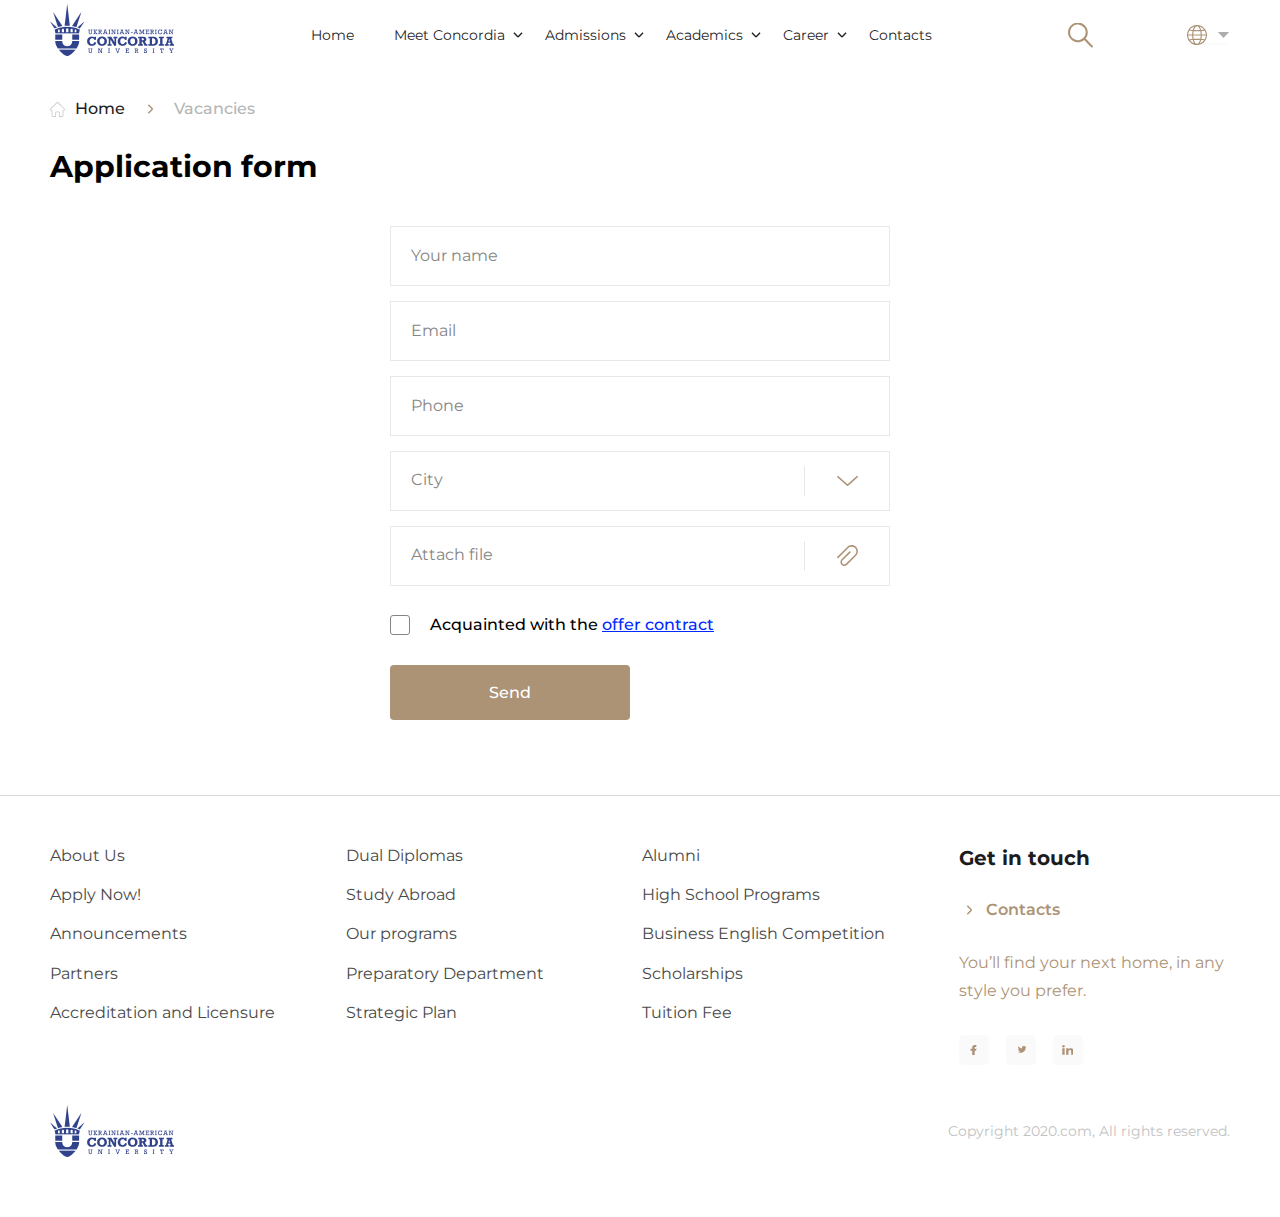
<file: application_form.html>
<!DOCTYPE html>
<html lang="en">
<head>
    <meta charset="UTF-8">
    <meta http-equiv="X-UA-Compatible" content="IE=edge">
    <meta name="viewport" content="width=device-width, initial-scale=1.0">
    <link rel="stylesheet" href="css/style.min.css">
    <link rel="stylesheet" href="https://cdn.jsdelivr.net/npm/swiper@10/swiper-bundle.min.css" />
    <title>Application form</title>
</head>

<body>
    <div class="wrapper">
        <svg display="none">
    <symbol id="facebook" viewBox="0 0 9 12">
        <g>
            <path fill-rule="evenodd" clip-rule="evenodd"
                d="M8.13511 4.61538H5.65463V2.76923C5.65463 2.25969 6.09913 2.30769 6.64682 2.30769H7.63901V0H5.65463C4.86519 0 4.10808 0.291757 3.54987 0.811089C2.99165 1.33042 2.67805 2.03479 2.67805 2.76923V4.61538H0.693665V6.92308H2.67805V12H5.65463V6.92308H7.14291L8.13511 4.61538Z" />
        </g>
    </symbol>
    <symbol id="linkedin" viewBox="0 0 12 10">
        <g>
            <path d="M2.7106 3.31507H0.288812V9.98655H2.7106V3.31507Z" />
            <path
                d="M2.30345 0.201635C2.07264 0.0701661 1.80139 3.99915e-06 1.52392 1.70346e-10C1.33878 -2.66581e-06 1.15547 0.0312427 0.984521 0.0919395C0.813575 0.152636 0.658369 0.241586 0.52783 0.353675C0.397291 0.465763 0.293995 0.598778 0.223882 0.74507C0.153769 0.891361 0.118222 1.04804 0.119286 1.2061C0.120881 1.44299 0.204615 1.67416 0.359925 1.87046C0.515234 2.06677 0.735162 2.2194 0.991962 2.30911C1.24876 2.39882 1.53093 2.42158 1.80287 2.37454C2.07481 2.32749 2.32434 2.21274 2.51997 2.04475C2.71561 1.87677 2.84859 1.66308 2.90213 1.43064C2.95568 1.19821 2.9274 0.957443 2.82085 0.738716C2.7143 0.51999 2.53427 0.333104 2.30345 0.201635Z" />
            <path
                d="M6.59803 3.31473H4.26504L4.25697 10H6.67876V6.69872C6.67876 5.83032 6.8725 4.98949 8.13183 4.98949C9.39116 4.98949 9.39117 5.98884 9.39117 6.76074V9.98622H11.813V6.32655C11.813 4.52773 11.3205 3.14932 8.89874 3.14932C8.43716 3.1339 7.97934 3.22577 7.57414 3.41512C7.16894 3.60448 6.83157 3.88422 6.59803 4.22448V3.31473Z" />
        </g>
    </symbol>
    <symbol id="twitter" viewBox="0 0 9 12">
        <g>
            <path
                d="M11.9052 1.00421C11.4825 1.18942 10.9473 1.36326 10.4676 1.42105C10.9554 1.13495 11.7293 0.539053 11.9052 0C11.4495 0.264789 10.6253 0.547579 10.0876 0.649895C9.65827 0.199895 9.04588 0 8.36735 0C7.06397 0 6.15496 1.09184 6.15496 2.36842V3.31579C4.23822 3.31579 2.36941 1.87247 1.20643 0.473684C0.996143 0.82624 0.885742 1.22825 0.886813 1.63753C0.886813 2.49916 1.68753 3.37358 2.32149 3.78947C1.93479 3.77763 1.2026 3.48584 0.883938 3.31579V3.34279C0.883938 4.464 1.67986 5.22521 2.75851 5.43742C2.56156 5.49095 2.32149 5.68421 1.39762 5.68421C1.69759 6.60079 3.20558 7.08537 4.23822 7.10526C3.43032 7.72437 1.98989 8.05263 0.883938 8.05263C0.692744 8.05263 0.58924 8.06305 0.404755 8.04174C1.44842 8.69542 2.90609 9 4.23822 9C8.57819 9 10.9468 5.72305 10.9468 2.66684C10.9468 2.56642 10.9434 2.23011 10.9382 2.13158C11.402 1.80853 11.5899 1.47032 11.9052 1.00421Z" />
        </g>
    </symbol>
</svg>
        <header class="header">
            <div class="header__main">
                <div class="header__container container">
                    <div class="header__row">
                        <a href="" class="header__burger">
                            <span></span><span></span><span></span>
                        </a>
                        <a href="index.html" class="header__logo logo">
                            <img src="img/logo.png" alt="logo">
                        </a>
                        <nav class="header__menu menu-header" data-da="mobile-header__body, 1, 992">
                            <ul class="menu-header__list">
                                <li class="menu-header__item">
                                    <a href="" class="menu-header__link">Home</a>
                                </li>
                                <li class="menu-header__item menu-header__item_submenu">
                                    <div class="menu-header__link">Meet Concordia</div>
                                    <ul class="submenu-header__list">
                                        <li class="submenu-header__item">
                                            <a href="about.html" class="submenu-header__link">About Us</a>
                                        </li>
                                        <li class="submenu-header__item">
                                            <a href="accreditation_and_licensure.html"
                                                class="submenu-header__link">Accreditation and Licensure</a>
                                        </li>
                                        <li class="submenu-header__item submenu-header__item_nested">
                                            <div class="submenu-header__link">Organizational Structure</div>
                                            <ul class="submenu-header__nested-menu nested-menu-header__list">
                                                <li class="nested-menu-header__item">
                                                    <a href="" class="nested-menu-header__link">Supervisory Board</a>
                                                </li>
                                                <li class="nested-menu-header__item">
                                                    <a href="" class="nested-menu-header__link">Student Council</a>
                                                </li>
                                                <li class="nested-menu-header__item">
                                                    <a href="" class="nested-menu-header__link">Governance &
                                                        Administration</a>
                                                </li>
                                                <li class="nested-menu-header__item">
                                                    <a href="" class="nested-menu-header__link">Academic Senate</a>
                                                </li>
                                                <li class="nested-menu-header__item">
                                                    <a href="" class="nested-menu-header__link">Faculty & staff</a>
                                                </li>
                                                <li class="nested-menu-header__item">
                                                    <a href="" class="nested-menu-header__link">Academic Office</a>
                                                </li>
                                                <li class="nested-menu-header__item">
                                                    <a href="" class="nested-menu-header__link">Admissions Office</a>
                                                </li>
                                                <li class="nested-menu-header__item">
                                                    <a href="" class="nested-menu-header__link">International Office</a>
                                                </li>
                                                <li class="nested-menu-header__item">
                                                    <a href="" class="nested-menu-header__link">Distance Learning
                                                        Center</a>
                                                </li>
                                                <li class="nested-menu-header__item">
                                                    <a href="" class="nested-menu-header__link">Library</a>
                                                </li>
                                            </ul>
                                        </li>
                                        <li class="submenu-header__item">
                                            <a href="" class="submenu-header__link">Strategic Plan</a>
                                        </li>
                                        <li class="submenu-header__item submenu-header__item_nested">
                                            <div class="submenu-header__link">R&D</div>
                                        </li>
                                        <li class="submenu-header__item submenu-header__item_nested">
                                            <div class="submenu-header__link">Regulations</div>
                                        </li>
                                    </ul>
                                </li>
                                <li class="menu-header__item menu-header__item_submenu">
                                    <div class="menu-header__link">Admissions</div>
                                </li>
                                <li class="menu-header__item menu-header__item_submenu">
                                    <div class="menu-header__link">Academics</div>
                                </li>
                                <li class="menu-header__item menu-header__item_submenu">
                                    <div class="menu-header__link">Career</div>
                                </li>
                                <li class="menu-header__item">
                                    <a href="" class="menu-header__link">Contacts</a>
                                </li>
                            </ul>
                        </nav>
                        <div class="header__icons">
                            <div class="header__search search-header" data-da="mobile-header__body, 0, 480">
                                <input autocomplete='off' placeholder="Search" type='search' name='form[]'
                                    class='search-header__input'>
                            </div>
                            <div class="header__languages languages-header">
                                <div class="languages-header__icon">
                                    <img src="img/icons/language.svg" alt="language">
                                </div>
                                <div class="languages-header__body">
                                    <ul class="languages-header__list">
                                        <li class="languages-header__item">
                                            <a href="" class="languages-header__link">ua</a>
                                        </li>
                                        <li class="languages-header__item">
                                            <a href="" class="languages-header__link">en</a>
                                        </li>
                                    </ul>
                                </div>
                            </div>
                        </div>
                    </div>
                </div>
            </div>
            <div class="header__mobile mobile-header">
                <div class="mobile-header__container container">
                    <div class="mobile-header__body"></div>
                </div>
            </div>
        </header>
        <div class="breadcrumbs">
            <div class="breadcrumbs__container container">
                <div class="breadcrumbs__body">
                    <ul class="breadcrumbs__list">
                        <li class="breadcrumbs__item breadcrumbs__item_home">
                            <a href="index.html" class="breadcrumbs__link">Home</a>
                        </li>
                        <li class="breadcrumbs__item">Vacancies</li>
                    </ul>
                </div>
            </div>
        </div>
        <main class="application-form">
            <div class="application-form__container container">
                <div class="application-form__body">
                    <h2 class="application-form__title title-h2">Application form</h2>
                    <div class="application-form__content">
                        <form action="#" class="application-form__form">
                            <div class="application-form__item">
                                <input id="formName" placeholder="Your name" autocomplete='off' type='text' name='name'
                                    class='application-form__input'>
                            </div>
                            <div class="application-form__item">
                                <input id="formEmail" placeholder="Email" autocomplete='off' type='email' name='email'
                                    class='application-form__input'>
                            </div>
                            <div class="application-form__item">
                                <input id="formPhone" placeholder="Phone" autocomplete='off' type='tel' name='phone'
                                    class='application-form__input'>
                            </div>
                            <div class="application-form__item application-form__item_dropdown">
                                <div class="application-form__dropdown dropdown-application-form">
                                    <div class='dropdown-application-form__button'>City</div>
                                    <div class="dropdown-application-form__list-block">
                                        <ul class="dropdown-application-form__list">
                                            <li class="dropdown-application-form__list-item" data-dropdown="value 1">
                                                Value 1
                                            </li>
                                            <li class="dropdown-application-form__list-item" data-dropdown="value 2">
                                                Value 2
                                            </li>
                                            <li class="dropdown-application-form__list-item" data-dropdown="value 3">
                                                Value 3
                                            </li>
                                            <li class="dropdown-application-form__list-item" data-dropdown="value 4">
                                                Value 4
                                            </li>
                                            <li class="dropdown-application-form__list-item" data-dropdown="value 5">
                                                Value 5
                                            </li>
                                            <li class="dropdown-application-form__list-item" data-dropdown="value 6">
                                                Value 6
                                            </li>
                                            <li class="dropdown-application-form__list-item" data-dropdown="value 7">
                                                Value 7
                                            </li>
                                            <li class="dropdown-application-form__list-item" data-dropdown="value 8">
                                                Value 8
                                            </li>
                                        </ul>
                                    </div>
                                    <input type='text' name='city' value=''
                                        class='dropdown-application-form__input-hidden'>
                                </div>
                            </div>
                            <div class="application-form__item application-form__item_file">
                                <div class="application-form__file file-application-form">
                                    <div class="file-application-form__item">
                                        <input id="formFile" accept="" type='file' name='file'
                                            class='file-application-form__input'>
                                        <div id="formFilePreview" class="file-application-form__preview">Attach file
                                        </div>
                                        <div class="file-application-form__button"></div>
                                    </div>
                                </div>
                            </div>
                            <div class="application-form__item application-form__item_checkbox">
                                <div class="application-form__checkbox checkbox-application-form">
                                    <input id="formAcquainted" type='checkbox' name='acquainted'
                                        class='checkbox-application-form__input'>
                                    <label for="formAcquainted" class="checkbox-application-form__label">
                                        <span>Acquainted with the <a href="">offer contract</a></span>
                                    </label>
                                </div>
                            </div>
                            <button type='submit' class='application-form__btn btn'>Send</button>
                        </form>
                    </div>
                </div>
            </div>
        </main>
        <footer class="footer">
    <div class="footer__container container">
        <div class="footer__body">
            <div class="footer__top top-footer">
                <nav class="top-footer__menu menu-top-footer">
                    <div class="menu-top-footer__column">
                        <ul class="menu-top-footer__list">
                            <li class="menu-top-footer__item">
                                <a href="" class="menu-top-footer__link">About Us</a>
                            </li>
                            <li class="menu-top-footer__item">
                                <a href="" class="menu-top-footer__link">Apply Now!</a>
                            </li>
                            <li class="menu-top-footer__item">
                                <a href="" class="menu-top-footer__link">Announcements</a>
                            </li>
                            <li class="menu-top-footer__item">
                                <a href="" class="menu-top-footer__link">Partners</a>
                            </li>
                            <li class="menu-top-footer__item">
                                <a href="" class="menu-top-footer__link">Accreditation and Licensure</a>
                            </li>
                        </ul>
                    </div>
                    <div class="menu-top-footer__column">
                        <ul class="menu-top-footer__list">
                            <li class="menu-top-footer__item">
                                <a href="" class="menu-top-footer__link">Dual Diplomas</a>
                            </li>
                            <li class="menu-top-footer__item">
                                <a href="" class="menu-top-footer__link">Study Abroad</a>
                            </li>
                            <li class="menu-top-footer__item">
                                <a href="" class="menu-top-footer__link">Our programs</a>
                            </li>
                            <li class="menu-top-footer__item">
                                <a href="" class="menu-top-footer__link">Preparatory Department</a>
                            </li>
                            <li class="menu-top-footer__item">
                                <a href="" class="menu-top-footer__link">Strategic Plan</a>
                            </li>
                        </ul>
                    </div>
                    <div class="menu-top-footer__column">
                        <ul class="menu-top-footer__list">
                            <li class="menu-top-footer__item">
                                <a href="" class="menu-top-footer__link">Alumni</a>
                            </li>
                            <li class="menu-top-footer__item">
                                <a href="" class="menu-top-footer__link">High School Programs</a>
                            </li>
                            <li class="menu-top-footer__item">
                                <a href="" class="menu-top-footer__link">Business English Competition</a>
                            </li>
                            <li class="menu-top-footer__item">
                                <a href="" class="menu-top-footer__link">Scholarships</a>
                            </li>
                            <li class="menu-top-footer__item">
                                <a href="" class="menu-top-footer__link">Tuition Fee</a>
                            </li>
                        </ul>
                    </div>
                </nav>
                <div class="top-footer__connection connection-top-footer">
                    <div class="connection-top-footer__title">Get in touch</div>
                    <a href="" class="connection-top-footer__contacts">Contacts</a>
                    <div class="connection-top-footer__text">
                        You’ll find your next home, in any style you prefer.
                    </div>
                    <div class="connection-top-footer__socials socials-connection-top-footer">
                        <div class="socials-connection-top-footer__items">
                            <a href="" class="socials-connection-top-footer__item">
                                <svg
                                    class="socials-connection-top-footer__icon socials-connection-top-footer__icon_facebook">
                                    <use xlink:href="#facebook"></use>
                                </svg>
                            </a>
                            <a href="" class="socials-connection-top-footer__item">
                                <svg
                                    class="socials-connection-top-footer__icon socials-connection-top-footer__icon_twitter">
                                    <use xlink:href="#twitter"></use>
                                </svg>
                            </a>
                            <a href="" class="socials-connection-top-footer__item">
                                <svg
                                    class="socials-connection-top-footer__icon socials-connection-top-footer__icon_linkedin">
                                    <use xlink:href="#linkedin"></use>
                                </svg>
                            </a>
                        </div>
                    </div>
                </div>
            </div>
            <div class="footer__bottom bottom-footer">
                <a href="index.html" class="bottom-footer__logo logo">
                    <img src="img/logo.png" alt="logo">
                </a>
                <div class="bottom-footer__copyright">Copyright 2020.com, All rights reserved.</div>
            </div>
        </div>
    </div>
</footer>
    </div>
    <script src="js/app.min.js"></script>
</body>

</html>
</file>
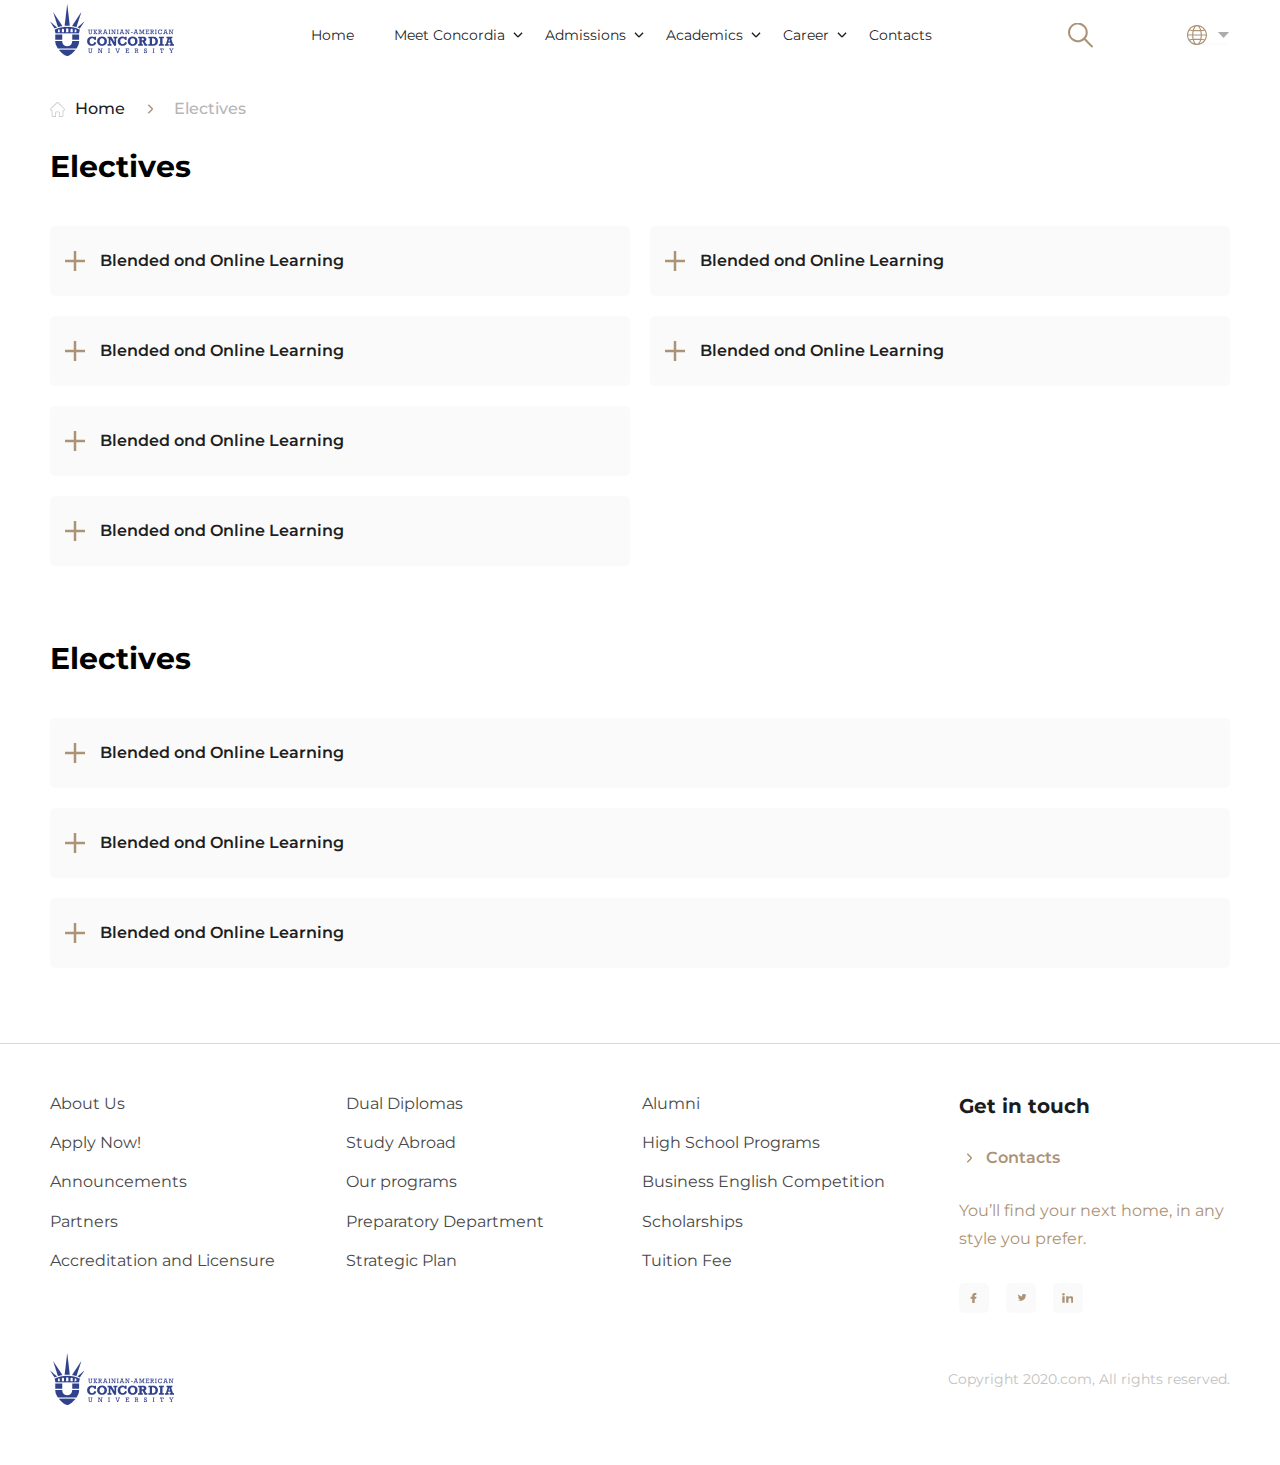
<file: electives.html>
<!DOCTYPE html>
<html lang="en">
<head>
    <meta charset="UTF-8">
    <meta http-equiv="X-UA-Compatible" content="IE=edge">
    <meta name="viewport" content="width=device-width, initial-scale=1.0">
    <link rel="stylesheet" href="css/style.min.css">
    <link rel="stylesheet" href="https://cdn.jsdelivr.net/npm/swiper@10/swiper-bundle.min.css" />
    <title>Electives</title>
</head>

<body>
    <div class="wrapper">
        <svg display="none">
    <symbol id="facebook" viewBox="0 0 9 12">
        <g>
            <path fill-rule="evenodd" clip-rule="evenodd"
                d="M8.13511 4.61538H5.65463V2.76923C5.65463 2.25969 6.09913 2.30769 6.64682 2.30769H7.63901V0H5.65463C4.86519 0 4.10808 0.291757 3.54987 0.811089C2.99165 1.33042 2.67805 2.03479 2.67805 2.76923V4.61538H0.693665V6.92308H2.67805V12H5.65463V6.92308H7.14291L8.13511 4.61538Z" />
        </g>
    </symbol>
    <symbol id="linkedin" viewBox="0 0 12 10">
        <g>
            <path d="M2.7106 3.31507H0.288812V9.98655H2.7106V3.31507Z" />
            <path
                d="M2.30345 0.201635C2.07264 0.0701661 1.80139 3.99915e-06 1.52392 1.70346e-10C1.33878 -2.66581e-06 1.15547 0.0312427 0.984521 0.0919395C0.813575 0.152636 0.658369 0.241586 0.52783 0.353675C0.397291 0.465763 0.293995 0.598778 0.223882 0.74507C0.153769 0.891361 0.118222 1.04804 0.119286 1.2061C0.120881 1.44299 0.204615 1.67416 0.359925 1.87046C0.515234 2.06677 0.735162 2.2194 0.991962 2.30911C1.24876 2.39882 1.53093 2.42158 1.80287 2.37454C2.07481 2.32749 2.32434 2.21274 2.51997 2.04475C2.71561 1.87677 2.84859 1.66308 2.90213 1.43064C2.95568 1.19821 2.9274 0.957443 2.82085 0.738716C2.7143 0.51999 2.53427 0.333104 2.30345 0.201635Z" />
            <path
                d="M6.59803 3.31473H4.26504L4.25697 10H6.67876V6.69872C6.67876 5.83032 6.8725 4.98949 8.13183 4.98949C9.39116 4.98949 9.39117 5.98884 9.39117 6.76074V9.98622H11.813V6.32655C11.813 4.52773 11.3205 3.14932 8.89874 3.14932C8.43716 3.1339 7.97934 3.22577 7.57414 3.41512C7.16894 3.60448 6.83157 3.88422 6.59803 4.22448V3.31473Z" />
        </g>
    </symbol>
    <symbol id="twitter" viewBox="0 0 9 12">
        <g>
            <path
                d="M11.9052 1.00421C11.4825 1.18942 10.9473 1.36326 10.4676 1.42105C10.9554 1.13495 11.7293 0.539053 11.9052 0C11.4495 0.264789 10.6253 0.547579 10.0876 0.649895C9.65827 0.199895 9.04588 0 8.36735 0C7.06397 0 6.15496 1.09184 6.15496 2.36842V3.31579C4.23822 3.31579 2.36941 1.87247 1.20643 0.473684C0.996143 0.82624 0.885742 1.22825 0.886813 1.63753C0.886813 2.49916 1.68753 3.37358 2.32149 3.78947C1.93479 3.77763 1.2026 3.48584 0.883938 3.31579V3.34279C0.883938 4.464 1.67986 5.22521 2.75851 5.43742C2.56156 5.49095 2.32149 5.68421 1.39762 5.68421C1.69759 6.60079 3.20558 7.08537 4.23822 7.10526C3.43032 7.72437 1.98989 8.05263 0.883938 8.05263C0.692744 8.05263 0.58924 8.06305 0.404755 8.04174C1.44842 8.69542 2.90609 9 4.23822 9C8.57819 9 10.9468 5.72305 10.9468 2.66684C10.9468 2.56642 10.9434 2.23011 10.9382 2.13158C11.402 1.80853 11.5899 1.47032 11.9052 1.00421Z" />
        </g>
    </symbol>
</svg>
        <header class="header">
            <div class="header__main">
                <div class="header__container container">
                    <div class="header__row">
                        <a href="" class="header__burger">
                            <span></span><span></span><span></span>
                        </a>
                        <a href="index.html" class="header__logo logo">
                            <img src="img/logo.png" alt="logo">
                        </a>
                        <nav class="header__menu menu-header" data-da="mobile-header__body, 1, 992">
                            <ul class="menu-header__list">
                                <li class="menu-header__item">
                                    <a href="" class="menu-header__link">Home</a>
                                </li>
                                <li class="menu-header__item menu-header__item_submenu">
                                    <div class="menu-header__link">Meet Concordia</div>
                                    <ul class="submenu-header__list">
                                        <li class="submenu-header__item">
                                            <a href="about.html" class="submenu-header__link">About Us</a>
                                        </li>
                                        <li class="submenu-header__item">
                                            <a href="accreditation_and_licensure.html"
                                                class="submenu-header__link">Accreditation and Licensure</a>
                                        </li>
                                        <li class="submenu-header__item submenu-header__item_nested">
                                            <div class="submenu-header__link">Organizational Structure</div>
                                            <ul class="submenu-header__nested-menu nested-menu-header__list">
                                                <li class="nested-menu-header__item">
                                                    <a href="" class="nested-menu-header__link">Supervisory Board</a>
                                                </li>
                                                <li class="nested-menu-header__item">
                                                    <a href="" class="nested-menu-header__link">Student Council</a>
                                                </li>
                                                <li class="nested-menu-header__item">
                                                    <a href="" class="nested-menu-header__link">Governance &
                                                        Administration</a>
                                                </li>
                                                <li class="nested-menu-header__item">
                                                    <a href="" class="nested-menu-header__link">Academic Senate</a>
                                                </li>
                                                <li class="nested-menu-header__item">
                                                    <a href="" class="nested-menu-header__link">Faculty & staff</a>
                                                </li>
                                                <li class="nested-menu-header__item">
                                                    <a href="" class="nested-menu-header__link">Academic Office</a>
                                                </li>
                                                <li class="nested-menu-header__item">
                                                    <a href="" class="nested-menu-header__link">Admissions Office</a>
                                                </li>
                                                <li class="nested-menu-header__item">
                                                    <a href="" class="nested-menu-header__link">International Office</a>
                                                </li>
                                                <li class="nested-menu-header__item">
                                                    <a href="" class="nested-menu-header__link">Distance Learning
                                                        Center</a>
                                                </li>
                                                <li class="nested-menu-header__item">
                                                    <a href="" class="nested-menu-header__link">Library</a>
                                                </li>
                                            </ul>
                                        </li>
                                        <li class="submenu-header__item">
                                            <a href="" class="submenu-header__link">Strategic Plan</a>
                                        </li>
                                        <li class="submenu-header__item submenu-header__item_nested">
                                            <div class="submenu-header__link">R&D</div>
                                        </li>
                                        <li class="submenu-header__item submenu-header__item_nested">
                                            <div class="submenu-header__link">Regulations</div>
                                        </li>
                                    </ul>
                                </li>
                                <li class="menu-header__item menu-header__item_submenu">
                                    <div class="menu-header__link">Admissions</div>
                                </li>
                                <li class="menu-header__item menu-header__item_submenu">
                                    <div class="menu-header__link">Academics</div>
                                </li>
                                <li class="menu-header__item menu-header__item_submenu">
                                    <div class="menu-header__link">Career</div>
                                </li>
                                <li class="menu-header__item">
                                    <a href="" class="menu-header__link">Contacts</a>
                                </li>
                            </ul>
                        </nav>
                        <div class="header__icons">
                            <div class="header__search search-header" data-da="mobile-header__body, 0, 480">
                                <input autocomplete='off' placeholder="Search" type='search' name='form[]'
                                    class='search-header__input'>
                            </div>
                            <div class="header__languages languages-header">
                                <div class="languages-header__icon">
                                    <img src="img/icons/language.svg" alt="language">
                                </div>
                                <div class="languages-header__body">
                                    <ul class="languages-header__list">
                                        <li class="languages-header__item">
                                            <a href="" class="languages-header__link">ua</a>
                                        </li>
                                        <li class="languages-header__item">
                                            <a href="" class="languages-header__link">en</a>
                                        </li>
                                    </ul>
                                </div>
                            </div>
                        </div>
                    </div>
                </div>
            </div>
            <div class="header__mobile mobile-header">
                <div class="mobile-header__container container">
                    <div class="mobile-header__body"></div>
                </div>
            </div>
        </header>
        <div class="breadcrumbs">
            <div class="breadcrumbs__container container">
                <div class="breadcrumbs__body">
                    <ul class="breadcrumbs__list">
                        <li class="breadcrumbs__item breadcrumbs__item_home">
                            <a href="index.html" class="breadcrumbs__link">Home</a>
                        </li>
                        <li class="breadcrumbs__item">Electives</li>
                    </ul>
                </div>
            </div>
        </div>
        <main class="electives">
            <div class="electives__container container">
                <div class="electives__body">
                    <div class="electives__block electives__block_1">
                        <h2 class="electives__title title-h2">Electives</h2>
                        <div class="electives__row">
                            <div class="electives__column">
                                <div class="electives__items">
                                    <div class="electives__item item-electives">
                                        <div class="item-electives__inner">
                                            <div class="item-electives__top">Blended ond Online Learning</div>
                                            <div class="item-electives__body">
                                                <div class="item-electives__content">
                                                    <div class="item-electives__text">
                                                        <p>
                                                            Lorem ipsum dolor sit amet, consectetur adipiscing elit.
                                                            Nullam
                                                            vitae
                                                            lectus sapien. Donec vitae pellentesque ligula. Etiam
                                                            pharetra id
                                                            felis
                                                            eget rhoncus. Fusce interdum enim ut nunc sagittis eleifend.
                                                            Nullam
                                                            rhoncus feugiat laoreet. Phasellus ac leo sed nunc posuere
                                                            facilisis.
                                                            Vivamus metus magna, interdum in aliquam ut, mollis id nunc.
                                                        </p>
                                                        <p>
                                                            Morbi vitae posuere ante. Cras maximus tincidunt sagittis.
                                                            Pellentesque
                                                            vitae lectus a mauris gravida malesuada. Orci varius natoque
                                                            penatibus
                                                            et magnis dis parturient montes, nascetur ridiculus mus.
                                                            Cras
                                                            tincidunt
                                                            laoreet lacinia.
                                                        </p>
                                                    </div>
                                                </div>
                                            </div>
                                        </div>
                                    </div>
                                    <div class="electives__item item-electives">
                                        <div class="item-electives__inner">
                                            <div class="item-electives__top">Blended ond Online Learning</div>
                                            <div class="item-electives__body">
                                                <div class="item-electives__content">
                                                    <div class="item-electives__text">
                                                        <p>
                                                            Lorem ipsum dolor sit amet, consectetur adipiscing elit.
                                                            Nullam
                                                            vitae
                                                            lectus sapien. Donec vitae pellentesque ligula. Etiam
                                                            pharetra id
                                                            felis
                                                            eget rhoncus. Fusce interdum enim ut nunc sagittis eleifend.
                                                            Nullam
                                                            rhoncus feugiat laoreet. Phasellus ac leo sed nunc posuere
                                                            facilisis.
                                                            Vivamus metus magna, interdum in aliquam ut, mollis id nunc.
                                                        </p>
                                                        <p>
                                                            Morbi vitae posuere ante. Cras maximus tincidunt sagittis.
                                                            Pellentesque
                                                            vitae lectus a mauris gravida malesuada. Orci varius natoque
                                                            penatibus
                                                            et magnis dis parturient montes, nascetur ridiculus mus.
                                                            Cras
                                                            tincidunt
                                                            laoreet lacinia.
                                                        </p>
                                                    </div>
                                                </div>
                                            </div>
                                        </div>
                                    </div>
                                    <div class="electives__item item-electives">
                                        <div class="item-electives__inner">
                                            <div class="item-electives__top">Blended ond Online Learning</div>
                                            <div class="item-electives__body">
                                                <div class="item-electives__content">
                                                    <div class="item-electives__text">
                                                        <p>
                                                            Lorem ipsum dolor sit amet, consectetur adipiscing elit.
                                                            Nullam
                                                            vitae
                                                            lectus sapien. Donec vitae pellentesque ligula. Etiam
                                                            pharetra id
                                                            felis
                                                            eget rhoncus. Fusce interdum enim ut nunc sagittis eleifend.
                                                            Nullam
                                                            rhoncus feugiat laoreet. Phasellus ac leo sed nunc posuere
                                                            facilisis.
                                                            Vivamus metus magna, interdum in aliquam ut, mollis id nunc.
                                                        </p>
                                                        <p>
                                                            Morbi vitae posuere ante. Cras maximus tincidunt sagittis.
                                                            Pellentesque
                                                            vitae lectus a mauris gravida malesuada. Orci varius natoque
                                                            penatibus
                                                            et magnis dis parturient montes, nascetur ridiculus mus.
                                                            Cras
                                                            tincidunt
                                                            laoreet lacinia.
                                                        </p>
                                                    </div>
                                                </div>
                                            </div>
                                        </div>
                                    </div>
                                    <div class="electives__item item-electives">
                                        <div class="item-electives__inner">
                                            <div class="item-electives__top">Blended ond Online Learning</div>
                                            <div class="item-electives__body">
                                                <div class="item-electives__content">
                                                    <div class="item-electives__text">
                                                        <p>
                                                            Lorem ipsum dolor sit amet, consectetur adipiscing elit.
                                                            Nullam
                                                            vitae
                                                            lectus sapien. Donec vitae pellentesque ligula. Etiam
                                                            pharetra id
                                                            felis
                                                            eget rhoncus. Fusce interdum enim ut nunc sagittis eleifend.
                                                            Nullam
                                                            rhoncus feugiat laoreet. Phasellus ac leo sed nunc posuere
                                                            facilisis.
                                                            Vivamus metus magna, interdum in aliquam ut, mollis id nunc.
                                                        </p>
                                                        <p>
                                                            Morbi vitae posuere ante. Cras maximus tincidunt sagittis.
                                                            Pellentesque
                                                            vitae lectus a mauris gravida malesuada. Orci varius natoque
                                                            penatibus
                                                            et magnis dis parturient montes, nascetur ridiculus mus.
                                                            Cras
                                                            tincidunt
                                                            laoreet lacinia.
                                                        </p>
                                                    </div>
                                                </div>
                                            </div>
                                        </div>
                                    </div>
                                </div>
                            </div>
                            <div class="electives__column">
                                <div class="electives__items">
                                    <div class="electives__item item-electives">
                                        <div class="item-electives__inner">
                                            <div class="item-electives__top">Blended ond Online Learning</div>
                                            <div class="item-electives__body">
                                                <div class="item-electives__content">
                                                    <div class="item-electives__text">
                                                        <p>
                                                            Lorem ipsum dolor sit amet, consectetur adipiscing elit.
                                                            Nullam
                                                            vitae
                                                            lectus sapien. Donec vitae pellentesque ligula. Etiam
                                                            pharetra id
                                                            felis
                                                            eget rhoncus. Fusce interdum enim ut nunc sagittis eleifend.
                                                            Nullam
                                                            rhoncus feugiat laoreet. Phasellus ac leo sed nunc posuere
                                                            facilisis.
                                                            Vivamus metus magna, interdum in aliquam ut, mollis id nunc.
                                                        </p>
                                                        <p>
                                                            Morbi vitae posuere ante. Cras maximus tincidunt sagittis.
                                                            Pellentesque
                                                            vitae lectus a mauris gravida malesuada. Orci varius natoque
                                                            penatibus
                                                            et magnis dis parturient montes, nascetur ridiculus mus.
                                                            Cras
                                                            tincidunt
                                                            laoreet lacinia.
                                                        </p>
                                                    </div>
                                                </div>
                                            </div>
                                        </div>
                                    </div>
                                    <div class="electives__item item-electives">
                                        <div class="item-electives__inner">
                                            <div class="item-electives__top">Blended ond Online Learning</div>
                                            <div class="item-electives__body">
                                                <div class="item-electives__content">
                                                    <div class="item-electives__text">
                                                        <p>
                                                            Lorem ipsum dolor sit amet, consectetur adipiscing elit.
                                                            Nullam
                                                            vitae
                                                            lectus sapien. Donec vitae pellentesque ligula. Etiam
                                                            pharetra id
                                                            felis
                                                            eget rhoncus. Fusce interdum enim ut nunc sagittis eleifend.
                                                            Nullam
                                                            rhoncus feugiat laoreet. Phasellus ac leo sed nunc posuere
                                                            facilisis.
                                                            Vivamus metus magna, interdum in aliquam ut, mollis id nunc.
                                                        </p>
                                                        <p>
                                                            Morbi vitae posuere ante. Cras maximus tincidunt sagittis.
                                                            Pellentesque
                                                            vitae lectus a mauris gravida malesuada. Orci varius natoque
                                                            penatibus
                                                            et magnis dis parturient montes, nascetur ridiculus mus.
                                                            Cras
                                                            tincidunt
                                                            laoreet lacinia.
                                                        </p>
                                                    </div>
                                                </div>
                                            </div>
                                        </div>
                                    </div>
                                </div>
                            </div>
                        </div>
                    </div>
                    <div class="electives__block electives__block_2">
                        <h2 class="electives__title title-h2">Electives</h2>
                        <div class="electives__items">
                            <div class="electives__item item-electives">
                                <div class="item-electives__inner">
                                    <div class="item-electives__top">Blended ond Online Learning</div>
                                    <div class="item-electives__body">
                                        <div class="item-electives__content">
                                            <div class="item-electives__text">
                                                <p>
                                                    Lorem ipsum dolor sit amet, consectetur adipiscing elit. Nullam
                                                    vitae
                                                    lectus sapien. Donec vitae pellentesque ligula. Etiam pharetra id
                                                    felis
                                                    eget rhoncus. Fusce interdum enim ut nunc sagittis eleifend. Nullam
                                                    rhoncus feugiat laoreet. Phasellus ac leo sed nunc posuere
                                                    facilisis.
                                                    Vivamus metus magna, interdum in aliquam ut, mollis id nunc.
                                                </p>
                                                <p>
                                                    Morbi vitae posuere ante. Cras maximus tincidunt sagittis.
                                                    Pellentesque
                                                    vitae lectus a mauris gravida malesuada. Orci varius natoque
                                                    penatibus
                                                    et magnis dis parturient montes, nascetur ridiculus mus. Cras
                                                    tincidunt
                                                    laoreet lacinia.
                                                </p>
                                            </div>
                                        </div>
                                    </div>
                                </div>
                            </div>
                            <div class="electives__item item-electives">
                                <div class="item-electives__inner">
                                    <div class="item-electives__top">Blended ond Online Learning</div>
                                    <div class="item-electives__body">
                                        <div class="item-electives__content">
                                            <div class="item-electives__text">
                                                <p>
                                                    Lorem ipsum dolor sit amet, consectetur adipiscing elit. Nullam
                                                    vitae
                                                    lectus sapien. Donec vitae pellentesque ligula. Etiam pharetra id
                                                    felis
                                                    eget rhoncus. Fusce interdum enim ut nunc sagittis eleifend. Nullam
                                                    rhoncus feugiat laoreet. Phasellus ac leo sed nunc posuere
                                                    facilisis.
                                                    Vivamus metus magna, interdum in aliquam ut, mollis id nunc.
                                                </p>
                                                <p>
                                                    Morbi vitae posuere ante. Cras maximus tincidunt sagittis.
                                                    Pellentesque
                                                    vitae lectus a mauris gravida malesuada. Orci varius natoque
                                                    penatibus
                                                    et magnis dis parturient montes, nascetur ridiculus mus. Cras
                                                    tincidunt
                                                    laoreet lacinia.
                                                </p>
                                            </div>
                                        </div>
                                    </div>
                                </div>
                            </div>
                            <div class="electives__item item-electives">
                                <div class="item-electives__inner">
                                    <div class="item-electives__top">Blended ond Online Learning</div>
                                    <div class="item-electives__body">
                                        <div class="item-electives__content">
                                            <div class="item-electives__text">
                                                <p>
                                                    Lorem ipsum dolor sit amet, consectetur adipiscing elit. Nullam
                                                    vitae
                                                    lectus sapien. Donec vitae pellentesque ligula. Etiam pharetra id
                                                    felis
                                                    eget rhoncus. Fusce interdum enim ut nunc sagittis eleifend. Nullam
                                                    rhoncus feugiat laoreet. Phasellus ac leo sed nunc posuere
                                                    facilisis.
                                                    Vivamus metus magna, interdum in aliquam ut, mollis id nunc.
                                                </p>
                                                <p>
                                                    Morbi vitae posuere ante. Cras maximus tincidunt sagittis.
                                                    Pellentesque
                                                    vitae lectus a mauris gravida malesuada. Orci varius natoque
                                                    penatibus
                                                    et magnis dis parturient montes, nascetur ridiculus mus. Cras
                                                    tincidunt
                                                    laoreet lacinia.
                                                </p>
                                            </div>
                                        </div>
                                    </div>
                                </div>
                            </div>
                        </div>
                    </div>
                </div>
            </div>
        </main>
        <footer class="footer">
    <div class="footer__container container">
        <div class="footer__body">
            <div class="footer__top top-footer">
                <nav class="top-footer__menu menu-top-footer">
                    <div class="menu-top-footer__column">
                        <ul class="menu-top-footer__list">
                            <li class="menu-top-footer__item">
                                <a href="" class="menu-top-footer__link">About Us</a>
                            </li>
                            <li class="menu-top-footer__item">
                                <a href="" class="menu-top-footer__link">Apply Now!</a>
                            </li>
                            <li class="menu-top-footer__item">
                                <a href="" class="menu-top-footer__link">Announcements</a>
                            </li>
                            <li class="menu-top-footer__item">
                                <a href="" class="menu-top-footer__link">Partners</a>
                            </li>
                            <li class="menu-top-footer__item">
                                <a href="" class="menu-top-footer__link">Accreditation and Licensure</a>
                            </li>
                        </ul>
                    </div>
                    <div class="menu-top-footer__column">
                        <ul class="menu-top-footer__list">
                            <li class="menu-top-footer__item">
                                <a href="" class="menu-top-footer__link">Dual Diplomas</a>
                            </li>
                            <li class="menu-top-footer__item">
                                <a href="" class="menu-top-footer__link">Study Abroad</a>
                            </li>
                            <li class="menu-top-footer__item">
                                <a href="" class="menu-top-footer__link">Our programs</a>
                            </li>
                            <li class="menu-top-footer__item">
                                <a href="" class="menu-top-footer__link">Preparatory Department</a>
                            </li>
                            <li class="menu-top-footer__item">
                                <a href="" class="menu-top-footer__link">Strategic Plan</a>
                            </li>
                        </ul>
                    </div>
                    <div class="menu-top-footer__column">
                        <ul class="menu-top-footer__list">
                            <li class="menu-top-footer__item">
                                <a href="" class="menu-top-footer__link">Alumni</a>
                            </li>
                            <li class="menu-top-footer__item">
                                <a href="" class="menu-top-footer__link">High School Programs</a>
                            </li>
                            <li class="menu-top-footer__item">
                                <a href="" class="menu-top-footer__link">Business English Competition</a>
                            </li>
                            <li class="menu-top-footer__item">
                                <a href="" class="menu-top-footer__link">Scholarships</a>
                            </li>
                            <li class="menu-top-footer__item">
                                <a href="" class="menu-top-footer__link">Tuition Fee</a>
                            </li>
                        </ul>
                    </div>
                </nav>
                <div class="top-footer__connection connection-top-footer">
                    <div class="connection-top-footer__title">Get in touch</div>
                    <a href="" class="connection-top-footer__contacts">Contacts</a>
                    <div class="connection-top-footer__text">
                        You’ll find your next home, in any style you prefer.
                    </div>
                    <div class="connection-top-footer__socials socials-connection-top-footer">
                        <div class="socials-connection-top-footer__items">
                            <a href="" class="socials-connection-top-footer__item">
                                <svg
                                    class="socials-connection-top-footer__icon socials-connection-top-footer__icon_facebook">
                                    <use xlink:href="#facebook"></use>
                                </svg>
                            </a>
                            <a href="" class="socials-connection-top-footer__item">
                                <svg
                                    class="socials-connection-top-footer__icon socials-connection-top-footer__icon_twitter">
                                    <use xlink:href="#twitter"></use>
                                </svg>
                            </a>
                            <a href="" class="socials-connection-top-footer__item">
                                <svg
                                    class="socials-connection-top-footer__icon socials-connection-top-footer__icon_linkedin">
                                    <use xlink:href="#linkedin"></use>
                                </svg>
                            </a>
                        </div>
                    </div>
                </div>
            </div>
            <div class="footer__bottom bottom-footer">
                <a href="index.html" class="bottom-footer__logo logo">
                    <img src="img/logo.png" alt="logo">
                </a>
                <div class="bottom-footer__copyright">Copyright 2020.com, All rights reserved.</div>
            </div>
        </div>
    </div>
</footer>
    </div>
    <script src="https://code.jquery.com/jquery-3.7.0.min.js"></script>
    <script src="js/app.min.js"></script>
</body>

</html>
</file>
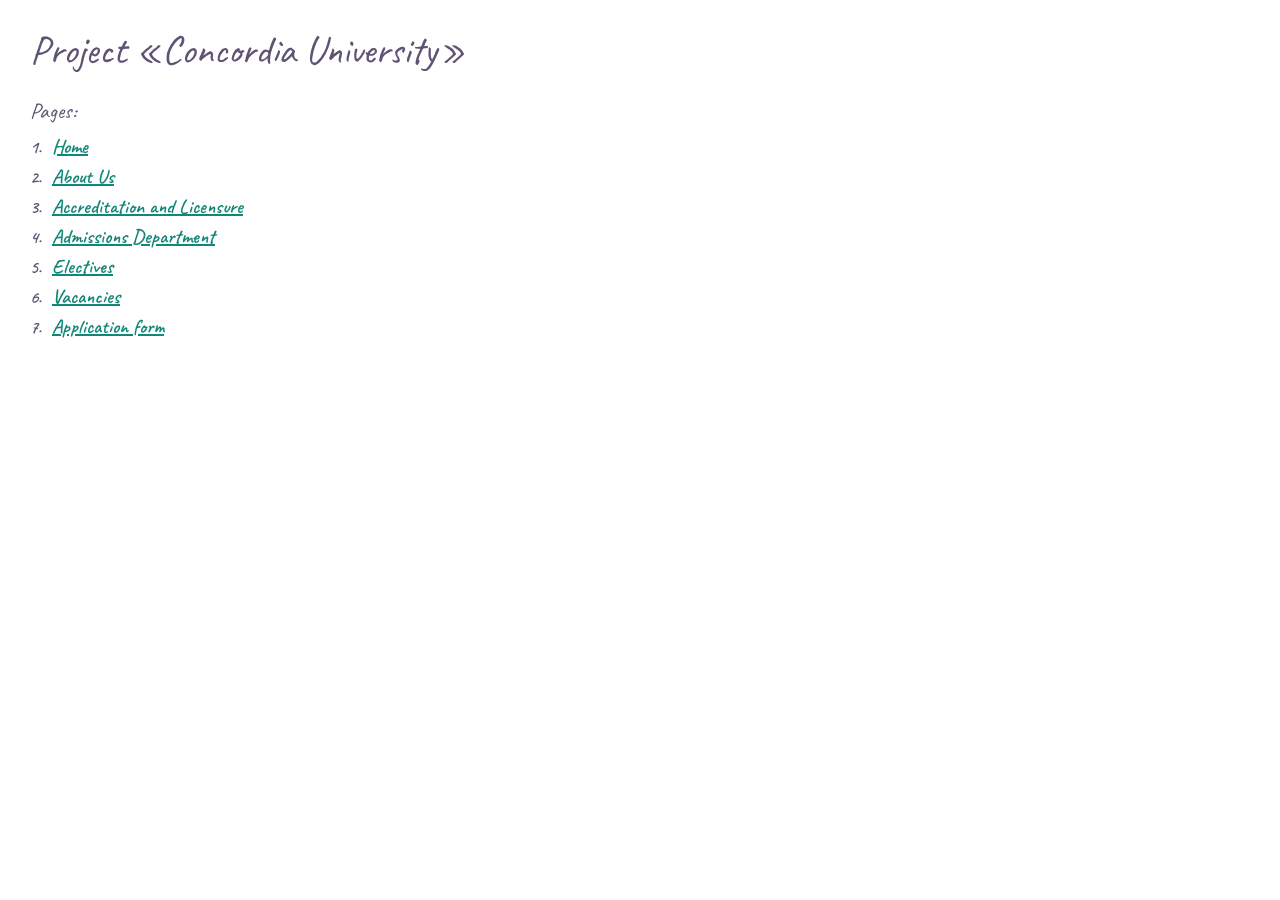
<file: university.html>
<!DOCTYPE html>
<html lang="en">
<head>
    <meta charset="UTF-8">
    <meta http-equiv="X-UA-Compatible" content="IE=edge">
    <meta name="viewport" content="width=device-width, initial-scale=1.0">
    <link rel="stylesheet" href="css/style.min.css">
    <link rel="stylesheet" href="https://cdn.jsdelivr.net/npm/swiper@10/swiper-bundle.min.css" />
    <title>Concordia University</title>
</head>

<body>
    <div class="wrapper">
        <div class="rootpage">
            <div class="rootpage-content">
                <div class="rootpage-body">
                    <h1>Project «Concordia University»</h1>
                    <h2>Pages:</h2>
                    <ol class="rootpage-pages">
                        <li><a target="_blank" href="https://dimaakushnir.github.io/Concordia-University/">Home</a>
                        </li>
                        <li><a target="_blank"
                                href="https://dimaakushnir.github.io/Concordia-University/about.html">About Us</a>
                        </li>
                        <li><a target="_blank"
                                href="https://dimaakushnir.github.io/Concordia-University/accreditation_and_licensure.html">Accreditation
                                and Licensure</a>
                        </li>
                        <li><a target="_blank"
                                href="https://dimaakushnir.github.io/Concordia-University/admissions_department.html">Admissions
                                Department</a>
                        </li>
                        <li><a target="_blank"
                                href="https://dimaakushnir.github.io/Concordia-University/electives.html">Electives</a>
                        </li>
                        <li><a target="_blank"
                                href="https://dimaakushnir.github.io/Concordia-University/vacancies.html">Vacancies</a>
                        </li>
                        <li><a target="_blank"
                                href="https://dimaakushnir.github.io/Concordia-University/application_form.html">Application
                                form</a>
                        </li>
                    </ol>
                </div>
            </div>
        </div>
    </div>
</body>

</html>
</file>
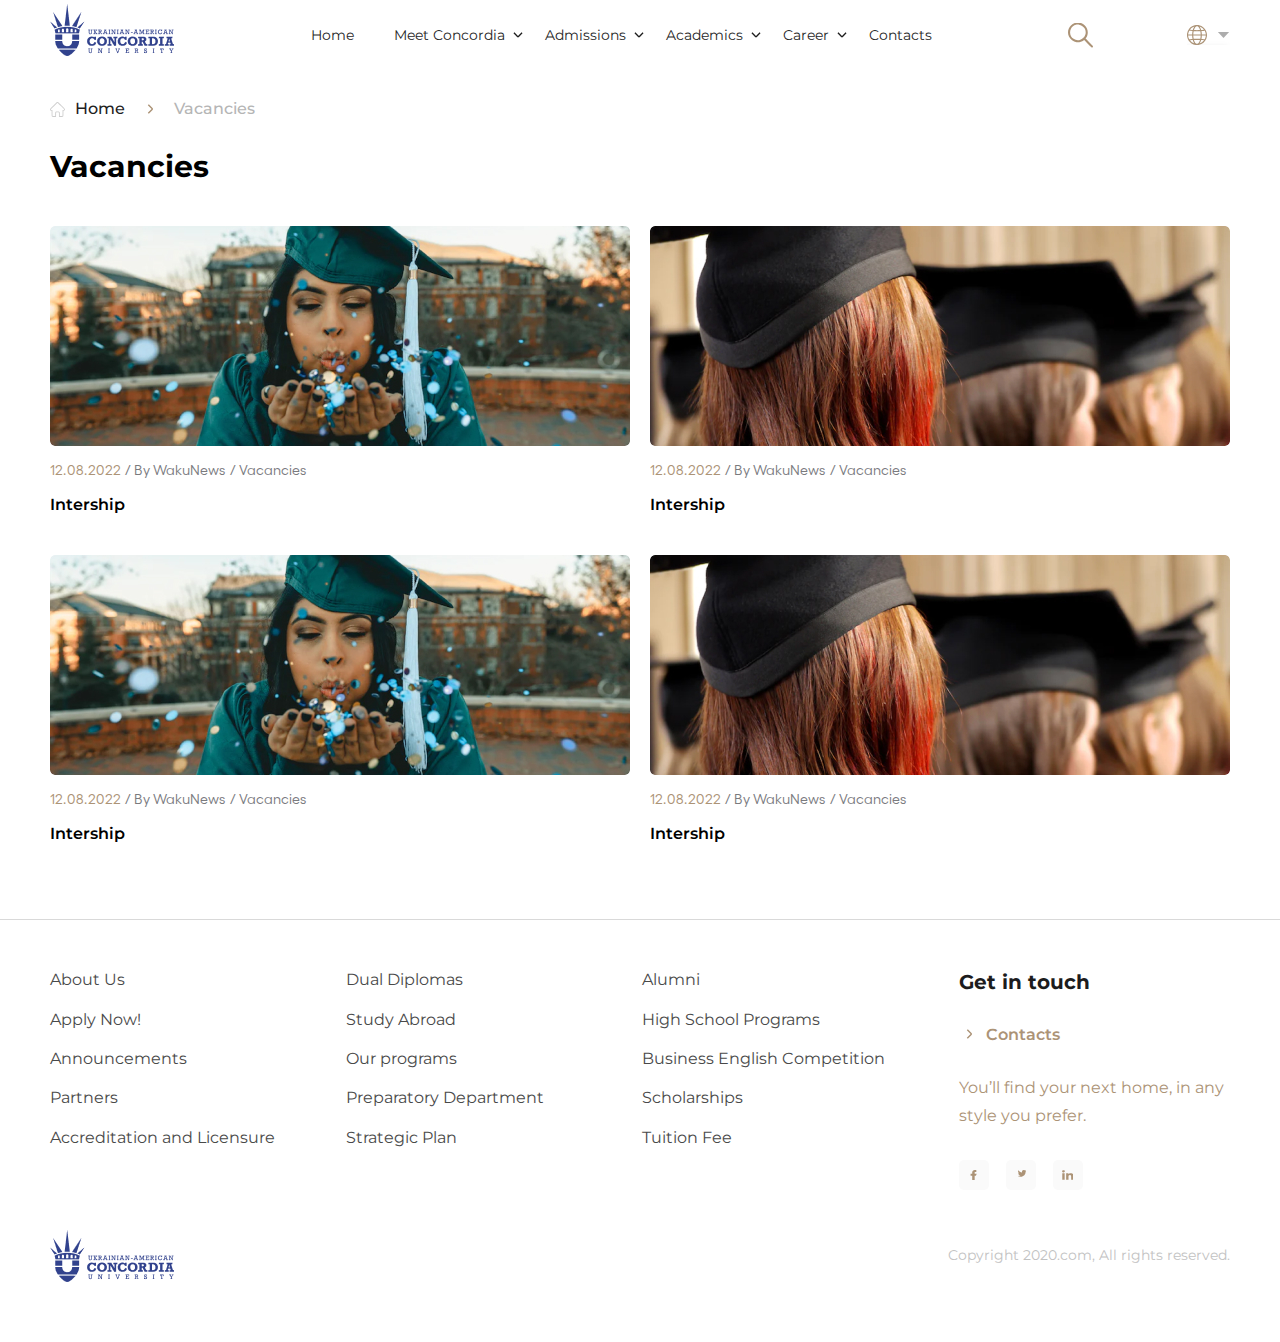
<file: vacancies.html>
<!DOCTYPE html>
<html lang="en">
<head>
    <meta charset="UTF-8">
    <meta http-equiv="X-UA-Compatible" content="IE=edge">
    <meta name="viewport" content="width=device-width, initial-scale=1.0">
    <link rel="stylesheet" href="css/style.min.css">
    <link rel="stylesheet" href="https://cdn.jsdelivr.net/npm/swiper@10/swiper-bundle.min.css" />
    <title>Vacancies</title>
</head>

<body>
    <div class="wrapper">
        <svg display="none">
    <symbol id="facebook" viewBox="0 0 9 12">
        <g>
            <path fill-rule="evenodd" clip-rule="evenodd"
                d="M8.13511 4.61538H5.65463V2.76923C5.65463 2.25969 6.09913 2.30769 6.64682 2.30769H7.63901V0H5.65463C4.86519 0 4.10808 0.291757 3.54987 0.811089C2.99165 1.33042 2.67805 2.03479 2.67805 2.76923V4.61538H0.693665V6.92308H2.67805V12H5.65463V6.92308H7.14291L8.13511 4.61538Z" />
        </g>
    </symbol>
    <symbol id="linkedin" viewBox="0 0 12 10">
        <g>
            <path d="M2.7106 3.31507H0.288812V9.98655H2.7106V3.31507Z" />
            <path
                d="M2.30345 0.201635C2.07264 0.0701661 1.80139 3.99915e-06 1.52392 1.70346e-10C1.33878 -2.66581e-06 1.15547 0.0312427 0.984521 0.0919395C0.813575 0.152636 0.658369 0.241586 0.52783 0.353675C0.397291 0.465763 0.293995 0.598778 0.223882 0.74507C0.153769 0.891361 0.118222 1.04804 0.119286 1.2061C0.120881 1.44299 0.204615 1.67416 0.359925 1.87046C0.515234 2.06677 0.735162 2.2194 0.991962 2.30911C1.24876 2.39882 1.53093 2.42158 1.80287 2.37454C2.07481 2.32749 2.32434 2.21274 2.51997 2.04475C2.71561 1.87677 2.84859 1.66308 2.90213 1.43064C2.95568 1.19821 2.9274 0.957443 2.82085 0.738716C2.7143 0.51999 2.53427 0.333104 2.30345 0.201635Z" />
            <path
                d="M6.59803 3.31473H4.26504L4.25697 10H6.67876V6.69872C6.67876 5.83032 6.8725 4.98949 8.13183 4.98949C9.39116 4.98949 9.39117 5.98884 9.39117 6.76074V9.98622H11.813V6.32655C11.813 4.52773 11.3205 3.14932 8.89874 3.14932C8.43716 3.1339 7.97934 3.22577 7.57414 3.41512C7.16894 3.60448 6.83157 3.88422 6.59803 4.22448V3.31473Z" />
        </g>
    </symbol>
    <symbol id="twitter" viewBox="0 0 9 12">
        <g>
            <path
                d="M11.9052 1.00421C11.4825 1.18942 10.9473 1.36326 10.4676 1.42105C10.9554 1.13495 11.7293 0.539053 11.9052 0C11.4495 0.264789 10.6253 0.547579 10.0876 0.649895C9.65827 0.199895 9.04588 0 8.36735 0C7.06397 0 6.15496 1.09184 6.15496 2.36842V3.31579C4.23822 3.31579 2.36941 1.87247 1.20643 0.473684C0.996143 0.82624 0.885742 1.22825 0.886813 1.63753C0.886813 2.49916 1.68753 3.37358 2.32149 3.78947C1.93479 3.77763 1.2026 3.48584 0.883938 3.31579V3.34279C0.883938 4.464 1.67986 5.22521 2.75851 5.43742C2.56156 5.49095 2.32149 5.68421 1.39762 5.68421C1.69759 6.60079 3.20558 7.08537 4.23822 7.10526C3.43032 7.72437 1.98989 8.05263 0.883938 8.05263C0.692744 8.05263 0.58924 8.06305 0.404755 8.04174C1.44842 8.69542 2.90609 9 4.23822 9C8.57819 9 10.9468 5.72305 10.9468 2.66684C10.9468 2.56642 10.9434 2.23011 10.9382 2.13158C11.402 1.80853 11.5899 1.47032 11.9052 1.00421Z" />
        </g>
    </symbol>
</svg>
        <header class="header">
            <div class="header__main">
                <div class="header__container container">
                    <div class="header__row">
                        <a href="" class="header__burger">
                            <span></span><span></span><span></span>
                        </a>
                        <a href="index.html" class="header__logo logo">
                            <img src="img/logo.png" alt="logo">
                        </a>
                        <nav class="header__menu menu-header" data-da="mobile-header__body, 1, 992">
                            <ul class="menu-header__list">
                                <li class="menu-header__item">
                                    <a href="" class="menu-header__link">Home</a>
                                </li>
                                <li class="menu-header__item menu-header__item_submenu">
                                    <div class="menu-header__link">Meet Concordia</div>
                                    <ul class="submenu-header__list">
                                        <li class="submenu-header__item">
                                            <a href="about.html" class="submenu-header__link">About Us</a>
                                        </li>
                                        <li class="submenu-header__item">
                                            <a href="accreditation_and_licensure.html"
                                                class="submenu-header__link">Accreditation and Licensure</a>
                                        </li>
                                        <li class="submenu-header__item submenu-header__item_nested">
                                            <div class="submenu-header__link">Organizational Structure</div>
                                            <ul class="submenu-header__nested-menu nested-menu-header__list">
                                                <li class="nested-menu-header__item">
                                                    <a href="" class="nested-menu-header__link">Supervisory Board</a>
                                                </li>
                                                <li class="nested-menu-header__item">
                                                    <a href="" class="nested-menu-header__link">Student Council</a>
                                                </li>
                                                <li class="nested-menu-header__item">
                                                    <a href="" class="nested-menu-header__link">Governance &
                                                        Administration</a>
                                                </li>
                                                <li class="nested-menu-header__item">
                                                    <a href="" class="nested-menu-header__link">Academic Senate</a>
                                                </li>
                                                <li class="nested-menu-header__item">
                                                    <a href="" class="nested-menu-header__link">Faculty & staff</a>
                                                </li>
                                                <li class="nested-menu-header__item">
                                                    <a href="" class="nested-menu-header__link">Academic Office</a>
                                                </li>
                                                <li class="nested-menu-header__item">
                                                    <a href="" class="nested-menu-header__link">Admissions Office</a>
                                                </li>
                                                <li class="nested-menu-header__item">
                                                    <a href="" class="nested-menu-header__link">International Office</a>
                                                </li>
                                                <li class="nested-menu-header__item">
                                                    <a href="" class="nested-menu-header__link">Distance Learning
                                                        Center</a>
                                                </li>
                                                <li class="nested-menu-header__item">
                                                    <a href="" class="nested-menu-header__link">Library</a>
                                                </li>
                                            </ul>
                                        </li>
                                        <li class="submenu-header__item">
                                            <a href="" class="submenu-header__link">Strategic Plan</a>
                                        </li>
                                        <li class="submenu-header__item submenu-header__item_nested">
                                            <div class="submenu-header__link">R&D</div>
                                        </li>
                                        <li class="submenu-header__item submenu-header__item_nested">
                                            <div class="submenu-header__link">Regulations</div>
                                        </li>
                                    </ul>
                                </li>
                                <li class="menu-header__item menu-header__item_submenu">
                                    <div class="menu-header__link">Admissions</div>
                                </li>
                                <li class="menu-header__item menu-header__item_submenu">
                                    <div class="menu-header__link">Academics</div>
                                </li>
                                <li class="menu-header__item menu-header__item_submenu">
                                    <div class="menu-header__link">Career</div>
                                </li>
                                <li class="menu-header__item">
                                    <a href="" class="menu-header__link">Contacts</a>
                                </li>
                            </ul>
                        </nav>
                        <div class="header__icons">
                            <div class="header__search search-header" data-da="mobile-header__body, 0, 480">
                                <input autocomplete='off' placeholder="Search" type='search' name='form[]'
                                    class='search-header__input'>
                            </div>
                            <div class="header__languages languages-header">
                                <div class="languages-header__icon">
                                    <img src="img/icons/language.svg" alt="language">
                                </div>
                                <div class="languages-header__body">
                                    <ul class="languages-header__list">
                                        <li class="languages-header__item">
                                            <a href="" class="languages-header__link">ua</a>
                                        </li>
                                        <li class="languages-header__item">
                                            <a href="" class="languages-header__link">en</a>
                                        </li>
                                    </ul>
                                </div>
                            </div>
                        </div>
                    </div>
                </div>
            </div>
            <div class="header__mobile mobile-header">
                <div class="mobile-header__container container">
                    <div class="mobile-header__body"></div>
                </div>
            </div>
        </header>
        <div class="breadcrumbs">
            <div class="breadcrumbs__container container">
                <div class="breadcrumbs__body">
                    <ul class="breadcrumbs__list">
                        <li class="breadcrumbs__item breadcrumbs__item_home">
                            <a href="index.html" class="breadcrumbs__link">Home</a>
                        </li>
                        <li class="breadcrumbs__item">Vacancies</li>
                    </ul>
                </div>
            </div>
        </div>
        <main class="vacancies">
            <div class="vacancies__container container">
                <div class="vacancies__body">
                    <h2 class="vacancies__title title-h2">Vacancies</h2>
                    <div class="vacancies__row">
                        <div class="vacancies__column">
                            <div class="vacancies__item item-vacancies">
                                <div class="item-vacancies__image-block">
                                    <a href="application_form.html" class="item-vacancies__image ibg">
                                        <img src="img/vacancies/01.jpg" alt="Intership">
                                    </a>
                                </div>
                                <div class="item-vacancies__content">
                                    <div class="item-vacancies__info info-item-vacancies">
                                        <ul class="info-item-vacancies__list">
                                            <li class="info-item-vacancies__item">
                                                <span class="info-item-vacancies__date">
                                                    12.08.2022
                                                </span>
                                            </li>
                                            <li class="info-item-vacancies__item">By WakuNews</li>
                                            <li class="info-item-vacancies__item">Vacancies</li>
                                        </ul>
                                    </div>
                                    <a href="application_form.html" class="item-vacancies__name">Intership</a>
                                </div>
                            </div>
                        </div>
                        <div class="vacancies__column">
                            <div class="vacancies__item item-vacancies">
                                <div class="item-vacancies__image-block">
                                    <a href="application_form.html" class="item-vacancies__image ibg">
                                        <img src="img/vacancies/02.jpg" alt="Intership">
                                    </a>
                                </div>
                                <div class="item-vacancies__content">
                                    <div class="item-vacancies__info info-item-vacancies">
                                        <ul class="info-item-vacancies__list">
                                            <li class="info-item-vacancies__item">
                                                <span class="info-item-vacancies__date">
                                                    12.08.2022
                                                </span>
                                            </li>
                                            <li class="info-item-vacancies__item">By WakuNews</li>
                                            <li class="info-item-vacancies__item">Vacancies</li>
                                        </ul>
                                    </div>
                                    <a href="application_form.html" class="item-vacancies__name">Intership</a>
                                </div>
                            </div>
                        </div>
                        <div class="vacancies__column">
                            <div class="vacancies__item item-vacancies">
                                <div class="item-vacancies__image-block">
                                    <a href="application_form.html" class="item-vacancies__image ibg">
                                        <img src="img/vacancies/01.jpg" alt="Intership">
                                    </a>
                                </div>
                                <div class="item-vacancies__content">
                                    <div class="item-vacancies__info info-item-vacancies">
                                        <ul class="info-item-vacancies__list">
                                            <li class="info-item-vacancies__item">
                                                <span class="info-item-vacancies__date">
                                                    12.08.2022
                                                </span>
                                            </li>
                                            <li class="info-item-vacancies__item">By WakuNews</li>
                                            <li class="info-item-vacancies__item">Vacancies</li>
                                        </ul>
                                    </div>
                                    <a href="application_form.html" class="item-vacancies__name">Intership</a>
                                </div>
                            </div>
                        </div>
                        <div class="vacancies__column">
                            <div class="vacancies__item item-vacancies">
                                <div class="item-vacancies__image-block">
                                    <a href="application_form.html" class="item-vacancies__image ibg">
                                        <img src="img/vacancies/02.jpg" alt="Intership">
                                    </a>
                                </div>
                                <div class="item-vacancies__content">
                                    <div class="item-vacancies__info info-item-vacancies">
                                        <ul class="info-item-vacancies__list">
                                            <li class="info-item-vacancies__item">
                                                <span class="info-item-vacancies__date">
                                                    12.08.2022
                                                </span>
                                            </li>
                                            <li class="info-item-vacancies__item">By WakuNews</li>
                                            <li class="info-item-vacancies__item">Vacancies</li>
                                        </ul>
                                    </div>
                                    <a href="application_form.html" class="item-vacancies__name">Intership</a>
                                </div>
                            </div>
                        </div>
                    </div>
                </div>
            </div>
        </main>
        <footer class="footer">
    <div class="footer__container container">
        <div class="footer__body">
            <div class="footer__top top-footer">
                <nav class="top-footer__menu menu-top-footer">
                    <div class="menu-top-footer__column">
                        <ul class="menu-top-footer__list">
                            <li class="menu-top-footer__item">
                                <a href="" class="menu-top-footer__link">About Us</a>
                            </li>
                            <li class="menu-top-footer__item">
                                <a href="" class="menu-top-footer__link">Apply Now!</a>
                            </li>
                            <li class="menu-top-footer__item">
                                <a href="" class="menu-top-footer__link">Announcements</a>
                            </li>
                            <li class="menu-top-footer__item">
                                <a href="" class="menu-top-footer__link">Partners</a>
                            </li>
                            <li class="menu-top-footer__item">
                                <a href="" class="menu-top-footer__link">Accreditation and Licensure</a>
                            </li>
                        </ul>
                    </div>
                    <div class="menu-top-footer__column">
                        <ul class="menu-top-footer__list">
                            <li class="menu-top-footer__item">
                                <a href="" class="menu-top-footer__link">Dual Diplomas</a>
                            </li>
                            <li class="menu-top-footer__item">
                                <a href="" class="menu-top-footer__link">Study Abroad</a>
                            </li>
                            <li class="menu-top-footer__item">
                                <a href="" class="menu-top-footer__link">Our programs</a>
                            </li>
                            <li class="menu-top-footer__item">
                                <a href="" class="menu-top-footer__link">Preparatory Department</a>
                            </li>
                            <li class="menu-top-footer__item">
                                <a href="" class="menu-top-footer__link">Strategic Plan</a>
                            </li>
                        </ul>
                    </div>
                    <div class="menu-top-footer__column">
                        <ul class="menu-top-footer__list">
                            <li class="menu-top-footer__item">
                                <a href="" class="menu-top-footer__link">Alumni</a>
                            </li>
                            <li class="menu-top-footer__item">
                                <a href="" class="menu-top-footer__link">High School Programs</a>
                            </li>
                            <li class="menu-top-footer__item">
                                <a href="" class="menu-top-footer__link">Business English Competition</a>
                            </li>
                            <li class="menu-top-footer__item">
                                <a href="" class="menu-top-footer__link">Scholarships</a>
                            </li>
                            <li class="menu-top-footer__item">
                                <a href="" class="menu-top-footer__link">Tuition Fee</a>
                            </li>
                        </ul>
                    </div>
                </nav>
                <div class="top-footer__connection connection-top-footer">
                    <div class="connection-top-footer__title">Get in touch</div>
                    <a href="" class="connection-top-footer__contacts">Contacts</a>
                    <div class="connection-top-footer__text">
                        You’ll find your next home, in any style you prefer.
                    </div>
                    <div class="connection-top-footer__socials socials-connection-top-footer">
                        <div class="socials-connection-top-footer__items">
                            <a href="" class="socials-connection-top-footer__item">
                                <svg
                                    class="socials-connection-top-footer__icon socials-connection-top-footer__icon_facebook">
                                    <use xlink:href="#facebook"></use>
                                </svg>
                            </a>
                            <a href="" class="socials-connection-top-footer__item">
                                <svg
                                    class="socials-connection-top-footer__icon socials-connection-top-footer__icon_twitter">
                                    <use xlink:href="#twitter"></use>
                                </svg>
                            </a>
                            <a href="" class="socials-connection-top-footer__item">
                                <svg
                                    class="socials-connection-top-footer__icon socials-connection-top-footer__icon_linkedin">
                                    <use xlink:href="#linkedin"></use>
                                </svg>
                            </a>
                        </div>
                    </div>
                </div>
            </div>
            <div class="footer__bottom bottom-footer">
                <a href="index.html" class="bottom-footer__logo logo">
                    <img src="img/logo.png" alt="logo">
                </a>
                <div class="bottom-footer__copyright">Copyright 2020.com, All rights reserved.</div>
            </div>
        </div>
    </div>
</footer>
    </div>
    <script src="js/app.min.js"></script>
</body>

</html>
</file>
<file: css/style.min.css>
@import url("https://fonts.googleapis.com/css2?family=Caveat&display=swap");
@font-face {
  font-family: Montserrat;
  font-display: swap;
  src: url("../fonts/Montserrat-ExtraBold.woff2") format("woff2");
  font-weight: 800;
  font-style: normal;
}
@font-face {
  font-family: Gellix;
  font-display: swap;
  src: url("../fonts/Gellix-Regular.woff2") format("woff2");
  font-weight: 400;
  font-style: normal;
}
@font-face {
  font-family: Montserrat;
  font-display: swap;
  src: url("../fonts/Montserrat-Light.woff2") format("woff2");
  font-weight: 300;
  font-style: normal;
}
@font-face {
  font-family: Montserrat;
  font-display: swap;
  src: url("../fonts/Montserrat-Medium.woff2") format("woff2");
  font-weight: 500;
  font-style: normal;
}
@font-face {
  font-family: Montserrat;
  font-display: swap;
  src: url("../fonts/Montserrat-SemiBold.woff2") format("woff2");
  font-weight: 600;
  font-style: normal;
}
@font-face {
  font-family: Montserrat;
  font-display: swap;
  src: url("../fonts/Montserrat-Regular.woff2") format("woff2");
  font-weight: 400;
  font-style: normal;
}
@font-face {
  font-family: Montserrat;
  font-display: swap;
  src: url("../fonts/Montserrat-Bold.woff2") format("woff2");
  font-weight: 700;
  font-style: normal;
}
:root {
  --medium-color: #AC9376;
  --light-color: #F3D9B5;
  --dark-color: #1F1F1F;
}

* {
  padding: 0px;
  margin: 0px;
  border: 0px;
}

*,
*:before,
*:after {
  -moz-box-sizing: border-box;
  -webkit-box-sizing: border-box;
  box-sizing: border-box;
}

:focus,
:active {
  outline: none;
}

a:focus,
a:active {
  outline: none;
}

aside,
nav,
footer,
header,
section {
  display: block;
}

html,
body {
  height: 100%;
  min-width: 320px;
}

body {
  line-height: 1;
  font-family: "Montserrat";
  -ms-text-size-adjust: 100%;
  -moz-text-size-adjust: 100%;
  -webkit-text-size-adjust: 100%;
}

input,
button,
textarea {
  font-family: "Montserrat";
}

input::-ms-clear {
  display: none;
}

button {
  cursor: pointer;
}

button::-moz-focus-inner {
  padding: 0;
  border: 0;
}

a,
a:visited {
  text-decoration: none;
}

a:hover {
  text-decoration: none;
}

ul li {
  list-style: none;
}

img {
  vertical-align: top;
}

h1,
h2,
h3,
h4,
h5,
h6 {
  font-weight: inherit;
  font-size: inherit;
}

body {
  color: #000;
  font-size: 14px;
}
body.lock {
  overflow: hidden;
}

.wrapper {
  width: 100%;
  min-height: 100%;
  overflow: hidden;
}

.container {
  max-width: 1210px;
  margin: 0 auto;
  width: 100%;
  padding: 0 15px;
}
@media (max-width: 1222px) {
  .container {
    max-width: 970px;
  }
}
@media (max-width: 991.98px) {
  .container {
    max-width: 750px;
  }
}
@media (max-width: 767.98px) {
  .container {
    max-width: none;
  }
}

.logo {
  display: -webkit-box;
  display: -moz-box;
  display: -ms-flexbox;
  display: -webkit-flex;
  display: flex;
  font-size: 0;
  width: 124px;
  height: 52px;
}
.logo img {
  max-width: 100%;
}
@media (max-width: 991.98px) {
  .logo {
    height: 111.6px;
    height: 46.8px;
  }
}
@media (max-width: 767.98px) {
  .logo {
    width: 99.2px;
    height: 41.6px;
  }
}
@media (max-width: 479.98px) {
  .logo {
    width: 93px;
    height: 39px;
  }
}

.categories-items {
  display: -webkit-box;
  display: -moz-box;
  display: -ms-flexbox;
  display: -webkit-flex;
  display: flex;
  font-size: 0;
  justify-content: space-between;
  margin: 0 -10px;
}

.categories-item {
  padding: 0 10px;
  display: -webkit-box;
  display: -moz-box;
  display: -ms-flexbox;
  display: -webkit-flex;
  display: flex;
  font-size: 0;
  flex-direction: column;
}
.categories-item__body {
  height: 100%;
  display: -webkit-box;
  display: -moz-box;
  display: -ms-flexbox;
  display: -webkit-flex;
  display: flex;
  font-size: 0;
  flex-direction: column;
  align-items: center;
  justify-content: space-between;
  text-align: center;
  padding: 30px 10px 20px 10px;
  border-radius: 5px;
}
.categories-item__image:not(:last-child) {
  margin: 0 0 40px 0;
}
@media (max-width: 1222px) {
  .categories-item__image:not(:last-child) {
    margin: 0 0 35px 0;
  }
}
@media (max-width: 1222px) {
  .categories-item__image:not(:last-child) {
    margin: 0 0 30px 0;
  }
}
@media (max-width: 1222px) {
  .categories-item__image:not(:last-child) {
    margin: 0 0 25px 0;
  }
}
@media (max-width: 1222px) {
  .categories-item__image:not(:last-child) {
    margin: 0 0 20px 0;
  }
}
.categories-item__label {
  font-size: 16px;
  font-weight: 600;
  line-height: 121.875%;
  color: #000000;
  -webkit-transition: all 0.3s ease 0s;
  -moz-transition: all 0.3s ease 0s;
  -ms-transition: all 0.3s ease 0s;
  -o-transition: all 0.3s ease 0s;
  transition: all 0.3s ease 0s;
}
.categories-item__label:hover {
  text-decoration: underline;
  text-decoration-thickness: 1px;
}
@media (max-width: 991.98px) {
  .categories-item__label {
    font-size: 15px;
  }
}
@media (max-width: 767.98px) {
  .categories-item__label {
    font-size: 14px;
  }
}
@media (max-width: 479.98px) {
  .categories-item__label {
    font-size: 13px;
  }
}

.title-h2 {
  font-size: 30px;
  font-weight: 700;
  line-height: 123.3333333333%;
}
@media (max-width: 1222px) {
  .title-h2 {
    font-size: 27px;
  }
}
@media (max-width: 991.98px) {
  .title-h2 {
    font-size: 25px;
  }
}
@media (max-width: 767.98px) {
  .title-h2 {
    font-size: 23px;
  }
}
@media (max-width: 479.98px) {
  .title-h2 {
    font-size: 22px;
  }
}

.title-h3 {
  font-family: Montserrat;
  font-size: 35px;
  font-weight: 700;
  line-height: 122.8571428571%;
  color: #000000;
}
@media (max-width: 1222px) {
  .title-h3 {
    font-size: 31px;
  }
}
@media (max-width: 991.98px) {
  .title-h3 {
    font-size: 27px;
  }
}
@media (max-width: 767.98px) {
  .title-h3 {
    font-size: 23px;
  }
}
@media (max-width: 479.98px) {
  .title-h3 {
    font-size: 18px;
  }
}

.title-h4 {
  font-size: 25px;
  font-weight: 700;
  line-height: 120%;
  color: #000000;
}
@media (max-width: 1222px) {
  .title-h4 {
    font-size: 23px;
  }
}
@media (max-width: 991.98px) {
  .title-h4 {
    font-size: 21px;
  }
}
@media (max-width: 767.98px) {
  .title-h4 {
    font-size: 19px;
  }
}
@media (max-width: 479.98px) {
  .title-h4 {
    font-size: 18px;
  }
}
.title-h4_line {
  position: relative;
  padding: 0 0 20px 0;
}
.title-h4_line::before {
  position: absolute;
  content: "";
  width: 180px;
  height: 1px;
  left: 0;
  bottom: 0;
  background-color: var(--medium-color);
}
@media (max-width: 767.98px) {
  .title-h4_line {
    padding: 0 0 15px 0;
  }
}
@media (max-width: 479.98px) {
  .title-h4_line {
    padding: 0 0 12px 0;
  }
}

.title-h5 {
  position: relative;
  font-size: 24px;
  font-weight: 700;
  color: #000000;
  padding: 0 0 20px 0;
}
.title-h5:not(:last-child) {
  margin: 0 0 20px 0;
}
.title-h5::before {
  position: absolute;
  content: "";
  width: 152px;
  height: 1px;
  background-color: #D9D9D9;
  left: 0;
  bottom: 0;
}
.title-h5_white {
  color: #FFFFFF;
}
@media (max-width: 1222px) {
  .title-h5 {
    font-size: 22px;
  }
}
@media (max-width: 991.98px) {
  .title-h5 {
    font-size: 20px;
  }
}
@media (max-width: 767.98px) {
  .title-h5 {
    font-size: 18px;
    padding: 0 0 15px 0;
  }
  .title-h5:not(:last-child) {
    margin: 0 0 15px 0;
  }
}
@media (max-width: 479.98px) {
  .title-h5 {
    font-size: 17px;
    padding: 0 0 12px 0;
  }
  .title-h5:not(:last-child) {
    margin: 0 0 12px 0;
  }
}

.mission {
  background: #FAFAFA;
}
.mission__row {
  display: -webkit-box;
  display: -moz-box;
  display: -ms-flexbox;
  display: -webkit-flex;
  display: flex;
  font-size: 0;
  flex-wrap: wrap;
  justify-content: space-between;
  margin: 0 -10px;
}
@media (max-width: 991.98px) {
  .mission__row {
    margin: 0;
  }
}
.mission__column {
  position: relative;
  padding: 0 10px;
  flex: 0 1 50%;
}
@media (max-width: 991.98px) {
  .mission__column {
    padding: 0;
    flex: 1 1 100%;
  }
  .mission__column:not(:last-child) {
    margin: 0 0 30px 0;
  }
}
@media (max-width: 767.98px) {
  .mission__column:not(:last-child) {
    margin: 0 0 25px 0;
  }
}
@media (max-width: 479.98px) {
  .mission__column:not(:last-child) {
    margin: 0 0 20px 0;
  }
}
.mission__image-block {
  position: relative;
  height: 100%;
}
@media (max-width: 991.98px) {
  .mission__image-block {
    padding: 0 0 50% 0;
  }
}
@media (max-width: 479.98px) {
  .mission__image-block {
    padding: 0 0 60% 0;
  }
}
.mission__image {
  border-radius: 5px;
  position: absolute;
  top: 0;
  left: 0;
  width: 100%;
  height: 100%;
}
.mission__content {
  border-radius: 5px;
  padding: 40px 90px 40px 30px;
  background-color: #FFFFFF;
}
@media (max-width: 1222px) {
  .mission__content {
    padding: 30px 40px 30px 25px;
  }
}
@media (max-width: 991.98px) {
  .mission__content {
    padding: 25px 30px 25px 20px;
  }
}
@media (max-width: 767.98px) {
  .mission__content {
    padding: 20px 25px 20px 15px;
  }
}
@media (max-width: 479.98px) {
  .mission__content {
    padding: 15px 20px 15px 12px;
  }
}
.mission__text {
  font-size: 14px;
  font-weight: 300;
  line-height: 165%;
  color: #000000;
}
.mission__text p:not(:last-child) {
  margin: 0 0 25px 0;
}
@media (max-width: 767.98px) {
  .mission__text {
    font-size: 13px;
  }
  .mission__text p:not(:last-child) {
    margin: 0 0 20px 0;
  }
}
@media (max-width: 479.98px) {
  .mission__text {
    font-size: 12px;
  }
  .mission__text p:not(:last-child) {
    margin: 0 0 15px 0;
  }
}

.block-bg__body {
  position: relative;
  border-radius: 5px;
  overflow: hidden;
}
.block-bg__image {
  position: absolute;
  top: 0;
  left: 0;
  width: 100%;
  height: 100%;
}
.block-bg__image::before {
  position: absolute;
  content: "";
  top: 0;
  left: 0;
  width: 100%;
  height: 100%;
  background: rgba(255, 255, 255, 0.6980392157);
}
.block-bg__content {
  position: relative;
}

.img-text-block__row {
  position: relative;
  display: -webkit-box;
  display: -moz-box;
  display: -ms-flexbox;
  display: -webkit-flex;
  display: flex;
  font-size: 0;
  align-items: flex-end;
}
@media (max-width: 991.98px) {
  .img-text-block__row {
    flex-direction: column;
  }
}
.img-text-block__row_right {
  justify-content: flex-start;
}
.img-text-block__row_right .img-text-block__column_image {
  right: 0;
}
@media (max-width: 991.98px) {
  .img-text-block__row_right .img-text-block__column_image {
    order: 1;
  }
}
.img-text-block__row_right .img-text-block__column_content {
  padding: 10px 100px 10px 20px;
}
@media (max-width: 991.98px) {
  .img-text-block__row_right .img-text-block__column_content {
    padding: 30px 20px;
    order: 2;
  }
}
@media (max-width: 767.98px) {
  .img-text-block__row_right .img-text-block__column_content {
    padding: 25px 15px;
  }
}
@media (max-width: 479.98px) {
  .img-text-block__row_right .img-text-block__column_content {
    padding: 20px 12px;
  }
}
.img-text-block__row_left {
  justify-content: flex-end;
}
.img-text-block__row_left .img-text-block__column_image {
  left: 0;
}
.img-text-block__row_left .img-text-block__column_content {
  padding: 10px 20px 10px 100px;
}
@media (max-width: 991.98px) {
  .img-text-block__row_left .img-text-block__column_content {
    padding: 30px 20px;
  }
}
@media (max-width: 767.98px) {
  .img-text-block__row_left .img-text-block__column_content {
    padding: 25px 15px;
  }
}
@media (max-width: 479.98px) {
  .img-text-block__row_left .img-text-block__column_content {
    padding: 20px 12px;
  }
}
.img-text-block__column {
  display: -webkit-box;
  display: -moz-box;
  display: -ms-flexbox;
  display: -webkit-flex;
  display: flex;
  font-size: 0;
  flex-direction: column;
}
.img-text-block__column_image {
  position: absolute;
  max-height: 380px;
  width: 55%;
  bottom: 0;
  z-index: 1;
}
@media (max-width: 991.98px) {
  .img-text-block__column_image {
    position: relative;
    width: 100%;
  }
}
.img-text-block__column_content {
  min-height: 445px;
  width: 50%;
  border-radius: 5px;
  justify-content: center;
  background: #FAFAFA;
}
@media (max-width: 1222px) {
  .img-text-block__column_content {
    min-height: 350px;
  }
}
@media (max-width: 991.98px) {
  .img-text-block__column_content {
    width: 100%;
    min-height: auto;
    border-radius: 0 0 5px 5px;
  }
}
.img-text-block__image-block {
  height: 100%;
  border-radius: 5px;
  overflow: hidden;
}
.img-text-block__image {
  position: relative;
}
@media (max-width: 991.98px) {
  .img-text-block__image {
    padding: 0 0 50% 0;
  }
}
@media (max-width: 479.98px) {
  .img-text-block__image {
    padding: 0 0 58% 0;
  }
}
.img-text-block__image img {
  max-width: 100%;
}
@media (max-width: 991.98px) {
  .img-text-block__image img {
    position: absolute;
    top: 0;
    left: 0;
    width: 100%;
    height: 100%;
    object-fit: cover;
  }
}
.img-text-block__item {
  padding: 0 0 5px 0;
  border-bottom: 1px solid #AC9376;
}
.img-text-block__item:not(:last-child) {
  margin: 0 0 40px 0;
}
@media (max-width: 1222px) {
  .img-text-block__item:not(:last-child) {
    margin: 0 0 30px 0;
  }
}
@media (max-width: 991.98px) {
  .img-text-block__item:not(:last-child) {
    margin: 0 0 25px 0;
  }
}
@media (max-width: 767.98px) {
  .img-text-block__item:not(:last-child) {
    margin: 0 0 25px 0;
  }
}
@media (max-width: 479.98px) {
  .img-text-block__item:not(:last-child) {
    margin: 0 0 20px 0;
  }
}
.img-text-block__link {
  font-family: Montserrat;
  font-size: 20px;
  font-weight: 600;
  line-height: 120%;
  color: #000000;
  -webkit-transition: all 0.3s ease 0s;
  -moz-transition: all 0.3s ease 0s;
  -ms-transition: all 0.3s ease 0s;
  -o-transition: all 0.3s ease 0s;
  transition: all 0.3s ease 0s;
}
.img-text-block__link:hover {
  opacity: 0.75;
}
@media (max-width: 1222px) {
  .img-text-block__link {
    font-size: 19px;
  }
}
@media (max-width: 991.98px) {
  .img-text-block__link {
    font-size: 17px;
  }
}
@media (max-width: 767.98px) {
  .img-text-block__link {
    font-size: 16px;
  }
}
@media (max-width: 479.98px) {
  .img-text-block__link {
    font-size: 15px;
  }
}
.img-text-block__text {
  font-size: 14px;
  font-weight: 300;
  line-height: 164.2857142857%;
  color: #000000;
}
.img-text-block__text:not(:last-child) {
  margin: 0 0 20px 0;
}
@media (max-width: 767.98px) {
  .img-text-block__text {
    font-size: 13px;
  }
  .img-text-block__text:not(:last-child) {
    margin: 0 0 15px 0;
  }
}
@media (max-width: 479.98px) {
  .img-text-block__text {
    font-size: 12px;
  }
  .img-text-block__text:not(:last-child) {
    margin: 0 0 12px 0;
  }
}
.img-text-block__text ul li {
  list-style: inside;
}
.img-text-block__text ul li::marker {
  font-size: 8px;
}
.img-text-block__text p:not(:last-child) {
  margin: 0 0 25px 0;
}
@media (max-width: 991.98px) {
  .img-text-block__text p:not(:last-child) {
    margin: 0 0 20px 0;
  }
}
@media (max-width: 767.98px) {
  .img-text-block__text p:not(:last-child) {
    margin: 0 0 15px 0;
  }
}
@media (max-width: 479.98px) {
  .img-text-block__text p:not(:last-child) {
    margin: 0 0 10px 0;
  }
}

.breadcrumbs {
  padding: 100px 0 23px 0;
}
@media (max-width: 991.98px) {
  .breadcrumbs {
    padding: 88px 0 18px 0;
  }
}
@media (max-width: 767.98px) {
  .breadcrumbs {
    padding: 76px 0 13px 0;
  }
}
@media (max-width: 479.98px) {
  .breadcrumbs {
    padding: 64px 0 8px 0;
  }
}
.breadcrumbs__list {
  display: -webkit-box;
  display: -moz-box;
  display: -ms-flexbox;
  display: -webkit-flex;
  display: flex;
  font-size: 0;
  flex-wrap: wrap;
}
.breadcrumbs__item {
  display: -webkit-box;
  display: -moz-box;
  display: -ms-flexbox;
  display: -webkit-flex;
  display: flex;
  font-size: 0;
  align-items: center;
  position: relative;
  font-family: Montserrat;
  font-size: 16px;
  font-weight: 500;
  line-height: 118.75%;
  color: #B5B5B5;
  margin: 0 0 7px 0;
}
.breadcrumbs__item:not(:first-child) {
  margin: 0 0 7px 49px;
}
.breadcrumbs__item:not(:first-child)::after {
  position: absolute;
  content: "";
  width: 19px;
  height: 19px;
  left: -34px;
  background: url("../img/icons/border-arrow-medium.svg") center no-repeat;
}
@media (max-width: 991.98px) {
  .breadcrumbs__item:not(:first-child) {
    margin: 0 0 7px 40px;
  }
  .breadcrumbs__item:not(:first-child)::after {
    left: -29.5px;
  }
}
@media (max-width: 991.98px) {
  .breadcrumbs__item {
    font-size: 15px;
  }
  .breadcrumbs__item:not(:first-child) {
    margin: 0 0 7px 35px;
  }
  .breadcrumbs__item:not(:first-child)::after {
    left: -27px;
  }
}
@media (max-width: 767.98px) {
  .breadcrumbs__item {
    font-size: 14px;
  }
  .breadcrumbs__item:not(:first-child) {
    margin: 0 0 7px 30px;
  }
  .breadcrumbs__item:not(:first-child)::after {
    left: -24.5px;
  }
}
@media (max-width: 479.98px) {
  .breadcrumbs__item {
    font-size: 13px;
  }
  .breadcrumbs__item:not(:first-child) {
    margin: 0 0 7px 25px;
  }
  .breadcrumbs__item:not(:first-child)::after {
    left: -22px;
  }
}
.breadcrumbs__item_home {
  padding: 0 0 0 25px;
}
.breadcrumbs__item_home::before {
  position: absolute;
  content: "";
  width: 15px;
  height: 15px;
  left: 0;
  background: url("../img/icons/home.svg") center no-repeat;
}
.breadcrumbs__link {
  color: var(--dark-color);
  -webkit-transition: all 0.3s ease 0s;
  -moz-transition: all 0.3s ease 0s;
  -ms-transition: all 0.3s ease 0s;
  -o-transition: all 0.3s ease 0s;
  transition: all 0.3s ease 0s;
}
.breadcrumbs__link:hover {
  opacity: 0.75;
}

.social-info__title {
  font-size: 14px;
  font-weight: 600;
  line-height: 121.4285714286%;
  color: var(--medium-color);
}
.social-info__title:not(:last-child) {
  margin: 0 0 20px 0;
}
@media (max-width: 767.98px) {
  .social-info__title {
    font-size: 13px;
  }
  .social-info__title:not(:last-child) {
    margin: 0 0 15px 0;
  }
}
@media (max-width: 479.98px) {
  .social-info__title {
    font-size: 12px;
  }
  .social-info__title:not(:last-child) {
    margin: 0 0 12px 0;
  }
}
.social-info__items {
  display: -webkit-box;
  display: -moz-box;
  display: -ms-flexbox;
  display: -webkit-flex;
  display: flex;
  font-size: 0;
}
.social-info__item {
  display: -webkit-box;
  display: -moz-box;
  display: -ms-flexbox;
  display: -webkit-flex;
  display: flex;
  font-size: 0;
  justify-content: center;
  align-items: center;
  width: 20px;
  height: 20px;
  border-radius: 50%;
  overflow: hidden;
  -webkit-transition: all 0.3s ease 0s;
  -moz-transition: all 0.3s ease 0s;
  -ms-transition: all 0.3s ease 0s;
  -o-transition: all 0.3s ease 0s;
  transition: all 0.3s ease 0s;
}
.social-info__item:hover {
  opacity: 0.85;
}
.social-info__item:not(:last-child) {
  margin: 0 33.5px 0 0;
}
.btn {
  display: -webkit-box;
  display: -moz-box;
  display: -ms-flexbox;
  display: -webkit-flex;
  display: flex;
  font-size: 0;
  align-items: center;
  justify-content: center;
  text-align: center;
  padding: 5px 10px;
  height: 55px;
  width: 240px;
  border-radius: 4px;
  background-color: var(--medium-color);
  font-size: 16px;
  font-weight: 500;
  color: #FFFFFF;
  -webkit-transition: all 0.3s ease 0s;
  -moz-transition: all 0.3s ease 0s;
  -ms-transition: all 0.3s ease 0s;
  -o-transition: all 0.3s ease 0s;
  transition: all 0.3s ease 0s;
}
.btn:hover {
  background-color: #a78053;
}
.btn_white {
  border: 1px solid var(--medium-color);
  color: var(--medium-color);
  background-color: #FFFFFF;
}
.btn_white:hover {
  color: #FFFFFF;
}
@media (max-width: 991.98px) {
  .btn {
    font-size: 15px;
    height: 52px;
    width: 227px;
  }
}
@media (max-width: 767.98px) {
  .btn {
    font-size: 14px;
    height: 48px;
    width: 210px;
  }
}
@media (max-width: 479.98px) {
  .btn {
    font-size: 13px;
    height: 45px;
    width: 196px;
  }
}

.popup {
  position: fixed;
  width: 100%;
  height: 100%;
  top: 0;
  left: 0;
  background-color: rgba(0, 0, 0, 0.66);
  opacity: 0;
  visibility: hidden;
  transition: all 0.8s ease 0s;
  overflow-y: auto;
  z-index: 1000;
}
.popup.open {
  opacity: 1;
  visibility: visible;
}
.popup.open .popup__content {
  transform: perspective(600px) translate(0, 0) rotateX(0deg);
  opacity: 1;
}
.popup__body {
  min-height: 100%;
  display: flex;
  align-items: center;
  justify-content: center;
  padding: 30px 10px;
}
.popup__content {
  background-color: #fff;
  width: 100%;
  max-width: 540px;
  padding: 30px 20px;
  position: relative;
  transform: perspective(600px) translate(0, -100%) rotateX(45deg);
  opacity: 0;
  transition: all 0.8s ease 0s;
}
@media (max-width: 767.98px) {
  .popup__content {
    max-width: 490px;
    padding: 25px 17.5px;
  }
}
@media (max-width: 479.98px) {
  .popup__content {
    padding: 20px 15px;
  }
}
.popup__content .application-form__title:not(:last-child) {
  margin: 0 0 30px 0;
}
@media (max-width: 767.98px) {
  .popup__content .application-form__title:not(:last-child) {
    margin: 0 0 25px 0;
  }
}
@media (max-width: 479.98px) {
  .popup__content .application-form__title:not(:last-child) {
    margin: 0 0 20px 0;
  }
}

.ibg {
  background-position: center;
  background-size: cover;
  background-repeat: no-repeat;
}
.ibg img {
  display: none;
}

.header {
  position: fixed;
  z-index: 100;
  top: 0;
  left: 0;
  width: 100%;
}
.header__main {
  position: relative;
  background-color: #FFFFFF;
  z-index: 5;
}
.header__row {
  height: 70px;
  display: -webkit-box;
  display: -moz-box;
  display: -ms-flexbox;
  display: -webkit-flex;
  display: flex;
  font-size: 0;
  align-items: center;
  justify-content: space-between;
}
@media (max-width: 991.98px) {
  .header__row {
    height: 63px;
  }
}
@media (max-width: 767.98px) {
  .header__row {
    height: 56px;
  }
}
@media (max-width: 479.98px) {
  .header__row {
    height: 49px;
  }
}
.header__burger {
  display: none;
  position: relative;
  width: 30px;
  height: 20px;
  margin: 0 20px 0 0;
  -webkit-transition: all 0.3s ease 0s;
  -moz-transition: all 0.3s ease 0s;
  -ms-transition: all 0.3s ease 0s;
  -o-transition: all 0.3s ease 0s;
  transition: all 0.3s ease 0s;
}
.header__burger span {
  position: absolute;
  width: 100%;
  height: 2.3px;
  background: var(--medium-color);
  -webkit-transition: all 0.3s ease 0s;
  -moz-transition: all 0.3s ease 0s;
  -ms-transition: all 0.3s ease 0s;
  -o-transition: all 0.3s ease 0s;
  transition: all 0.3s ease 0s;
}
.header__burger span:first-child {
  top: 0;
}
.header__burger span:nth-child(2) {
  top: 8.85px;
}
.header__burger span:last-child {
  bottom: 0;
}
.header__burger.active span {
  position: absolute;
}
.header__burger.active span:first-child {
  -moz-transform: rotate(-45deg);
  -ms-transform: rotate(-45deg);
  -webkit-transform: rotate(-45deg);
  -o-transform: rotate(-45deg);
  transform: rotate(-45deg);
  top: 8.75px;
}
.header__burger.active span:nth-child(2) {
  -moz-transform: scale(0);
  -ms-transform: scale(0);
  -webkit-transform: scale(0);
  -o-transform: scale(0);
  transform: scale(0);
}
.header__burger.active span:last-child {
  -moz-transform: rotate(45deg);
  -ms-transform: rotate(45deg);
  -webkit-transform: rotate(45deg);
  -o-transform: rotate(45deg);
  transform: rotate(45deg);
  bottom: 8.75px;
}
@media (max-width: 991.98px) {
  .header__burger {
    display: block;
  }
}
@media (max-width: 767.98px) {
  .header__burger {
    width: 27px;
    height: 19px;
  }
  .header__burger span:nth-child(2) {
    top: 8.5px;
  }
}
.header__logo {
  transform: translate(0, -5px);
}
@media (max-width: 991.98px) {
  .header__logo {
    transform: translate(0, -3px);
  }
}
.header__menu {
  margin: 0 20px;
}
@media (max-width: 991.98px) {
  .header__menu {
    margin: 0;
  }
}
.header__icons {
  display: -webkit-box;
  display: -moz-box;
  display: -ms-flexbox;
  display: -webkit-flex;
  display: flex;
  font-size: 0;
  align-items: center;
}
.header__languages {
  margin: 0 0 0 80px;
}
@media (max-width: 1222px) {
  .header__languages {
    margin: 0 0 0 40px;
  }
}
@media (max-width: 991.98px) {
  .header__languages {
    margin: 0 0 0 20px;
  }
}
@media (max-width: 767.98px) {
  .header__languages {
    margin: 0 0 0 15px;
  }
}
@media (max-width: 479.98px) {
  .header__languages {
    margin: 0 0 0 10px;
  }
}
.menu-header {
  height: 100%;
}
.menu-header__list {
  height: 100%;
  display: -webkit-box;
  display: -moz-box;
  display: -ms-flexbox;
  display: -webkit-flex;
  display: flex;
  font-size: 0;
  align-items: center;
}
@media (max-width: 991.98px) {
  .menu-header__list {
    flex-direction: column;
    align-items: flex-start;
  }
}
.menu-header__item {
  position: relative;
  height: 100%;
  display: -webkit-box;
  display: -moz-box;
  display: -ms-flexbox;
  display: -webkit-flex;
  display: flex;
  font-size: 0;
  align-items: center;
  -webkit-transition: all 0.3s ease 0s;
  -moz-transition: all 0.3s ease 0s;
  -ms-transition: all 0.3s ease 0s;
  -o-transition: all 0.3s ease 0s;
  transition: all 0.3s ease 0s;
}
.menu-header__item:not(:last-child) {
  margin: 0 40px 0 0;
}
@media (max-width: 991.98px) {
  .menu-header__item {
    flex-direction: column;
    align-items: flex-start;
    cursor: pointer;
  }
  .menu-header__item:not(:last-child) {
    margin: 0 0px 25px 0;
  }
}
.menu-header__item_submenu .menu-header__link {
  cursor: pointer;
  position: relative;
}
.menu-header__item_submenu .menu-header__link::before {
  position: absolute;
  content: "";
  right: -18.75px;
  width: 10.5px;
  height: 6px;
  background: url("../img/icons/border-arrow-dark.svg") center no-repeat;
  -webkit-transition: all 0.3s ease 0s;
  -moz-transition: all 0.3s ease 0s;
  -ms-transition: all 0.3s ease 0s;
  -o-transition: all 0.3s ease 0s;
  transition: all 0.3s ease 0s;
}
@media (max-width: 991.98px) {
  .menu-header__item_submenu .menu-header__link::before {
    -moz-transform: rotate(-90deg);
    -ms-transform: rotate(-90deg);
    -webkit-transform: rotate(-90deg);
    -o-transform: rotate(-90deg);
    transform: rotate(-90deg);
  }
}
@media (min-width: 991.98px) {
  .menu-header__item_submenu:hover .menu-header__link::before {
    -moz-transform: rotate(180deg);
    -ms-transform: rotate(180deg);
    -webkit-transform: rotate(180deg);
    -o-transform: rotate(180deg);
    transform: rotate(180deg);
  }
  .menu-header__item_submenu:hover .submenu-header__list {
    opacity: 1;
    visibility: visible;
  }
}
@media (max-width: 991.98px) {
  .menu-header__item_submenu.open .menu-header__link::before {
    -moz-transform: rotate(180deg);
    -ms-transform: rotate(180deg);
    -webkit-transform: rotate(180deg);
    -o-transform: rotate(180deg);
    transform: rotate(180deg);
  }
}
@media (max-width: 991.98px) and (max-width: 991.98px) {
  .menu-header__item_submenu.open .menu-header__link::before {
    -moz-transform: rotate(0);
    -ms-transform: rotate(0);
    -webkit-transform: rotate(0);
    -o-transform: rotate(0);
    transform: rotate(0);
  }
}
@media (max-width: 991.98px) {
  .menu-header__item_submenu.open .submenu-header__list {
    opacity: 1;
    visibility: visible;
  }
}
@media (max-width: 991.98px) and (max-width: 991.98px) {
  .menu-header__item_submenu.open .submenu-header__list {
    padding: 15px 0;
    height: 100%;
  }
}
.menu-header__item.active .menu-header__link {
  font-weight: 700;
}
.menu-header__link {
  display: -webkit-box;
  display: -moz-box;
  display: -ms-flexbox;
  display: -webkit-flex;
  display: flex;
  font-size: 0;
  align-items: center;
  font-size: 14px;
  color: var(--dark-color);
  -webkit-transition: all 0.3s ease 0s;
  -moz-transition: all 0.3s ease 0s;
  -ms-transition: all 0.3s ease 0s;
  -o-transition: all 0.3s ease 0s;
  transition: all 0.3s ease 0s;
}
@media (max-width: 991.98px) {
  .menu-header__link {
    margin: 0 0 5px 0;
  }
}

.submenu-header__list {
  opacity: 0;
  visibility: hidden;
  position: absolute;
  padding: 15px 0;
  top: 100%;
  left: -15px;
  width: 185px;
  border: 1px solid #FAFAFA;
  background: #fff;
  box-shadow: 0px 4px 4px 0px rgba(62, 62, 62, 0.2509803922);
  -webkit-transition: all 0.3s ease 0s;
  -moz-transition: all 0.3s ease 0s;
  -ms-transition: all 0.3s ease 0s;
  -o-transition: all 0.3s ease 0s;
  transition: all 0.3s ease 0s;
}
@media (max-width: 991.98px) {
  .submenu-header__list {
    position: relative;
    left: 0;
    height: 0;
    padding: 0;
    -webkit-transition: all 0s ease 0s;
    -moz-transition: all 0s ease 0s;
    -ms-transition: all 0s ease 0s;
    -o-transition: all 0s ease 0s;
    transition: all 0s ease 0s;
    width: 275px;
  }
}
.submenu-header__item {
  position: relative;
  padding: 5px 36px 5px 15px;
  -webkit-transition: all 0.3s ease 0s;
  -moz-transition: all 0.3s ease 0s;
  -ms-transition: all 0.3s ease 0s;
  -o-transition: all 0.3s ease 0s;
  transition: all 0.3s ease 0s;
}
.submenu-header__item:not(:last-child) {
  margin: 0 0 10px 0;
}
@media (min-width: 991.98px) {
  .submenu-header__item:hover {
    background: rgba(172, 147, 118, 0.1882352941);
  }
  .submenu-header__item:hover .nested-menu-header__list {
    opacity: 1;
    visibility: visible;
  }
}
@media (max-width: 991.98px) {
  .submenu-header__item {
    flex-direction: column;
    align-items: flex-start;
  }
  .submenu-header__item.open .submenu-header__link::before {
    -moz-transform: rotate(0);
    -ms-transform: rotate(0);
    -webkit-transform: rotate(0);
    -o-transform: rotate(0);
    transform: rotate(0);
  }
  .submenu-header__item.open .nested-menu-header__list {
    opacity: 1;
    visibility: visible;
    height: 100%;
    padding: 15px 0;
  }
}
.submenu-header__item_nested .submenu-header__link {
  cursor: pointer;
}
.submenu-header__item_nested .submenu-header__link::before {
  position: absolute;
  content: "";
  right: 21px;
  width: 10.5px;
  height: 6px;
  background: url("../img/icons/border-arrow-dark.svg") center no-repeat;
  -moz-transform: rotate(-90deg);
  -ms-transform: rotate(-90deg);
  -webkit-transform: rotate(-90deg);
  -o-transform: rotate(-90deg);
  transform: rotate(-90deg);
  -webkit-transition: all 0.3s ease 0s;
  -moz-transition: all 0.3s ease 0s;
  -ms-transition: all 0.3s ease 0s;
  -o-transition: all 0.3s ease 0s;
  transition: all 0.3s ease 0s;
}
.submenu-header__link {
  display: -webkit-box;
  display: -moz-box;
  display: -ms-flexbox;
  display: -webkit-flex;
  display: flex;
  font-size: 0;
  align-items: center;
  font-size: 14px;
  line-height: 121.9285714286%;
  color: #000;
}
@media (max-width: 991.98px) {
  .submenu-header__link {
    margin: 0 0 5px 0;
  }
}
.nested-menu-header__list {
  opacity: 0;
  visibility: hidden;
  position: absolute;
  top: 0;
  left: 100%;
  width: 185px;
  padding: 15px 0;
  background: #fff;
  border: 1px solid #FAFAFA;
  box-shadow: 0px 4px 4px 0px rgba(62, 62, 62, 0.2509803922);
  -webkit-transition: all 0.3s ease 0s;
  -moz-transition: all 0.3s ease 0s;
  -ms-transition: all 0.3s ease 0s;
  -o-transition: all 0.3s ease 0s;
  transition: all 0.3s ease 0s;
}
@media (max-width: 991.98px) {
  .nested-menu-header__list {
    position: relative;
    left: 0;
    padding: 0;
    height: 0;
    -webkit-transition: all 0s ease 0s;
    -moz-transition: all 0s ease 0s;
    -ms-transition: all 0s ease 0s;
    -o-transition: all 0s ease 0s;
    transition: all 0s ease 0s;
    width: 275px;
  }
}
.nested-menu-header__item {
  padding: 5px 15px;
  -webkit-transition: all 0.3s ease 0s;
  -moz-transition: all 0.3s ease 0s;
  -ms-transition: all 0.3s ease 0s;
  -o-transition: all 0.3s ease 0s;
  transition: all 0.3s ease 0s;
}
.nested-menu-header__item:not(:last-child) {
  margin: 0 0 10px 0;
}
.nested-menu-header__item:hover {
  background: rgba(172, 147, 118, 0.1882352941);
}
.nested-menu-header__link {
  font-size: 14px;
  line-height: 121.9285714286%;
  color: #000;
}

.search-header {
  width: 39px;
  height: 40px;
  position: relative;
  -webkit-transition: all 0.3s ease 0s;
  -moz-transition: all 0.3s ease 0s;
  -ms-transition: all 0.3s ease 0s;
  -o-transition: all 0.3s ease 0s;
  transition: all 0.3s ease 0s;
}
.search-header::before {
  position: absolute;
  content: "";
  width: 25px;
  height: 25px;
  top: 50%;
  right: 14px;
  transform: translate(0, -50%);
  background: url("../img/icons/search.svg") center no-repeat;
  background-size: cover;
  background-color: #fff;
  cursor: pointer;
  z-index: 1;
}
@media (max-width: 767.98px) {
  .search-header::before {
    width: 22px;
    height: 22px;
  }
}
.search-header:hover .search-header__input {
  opacity: 1;
  visibility: visible;
}
@media (max-width: 479.98px) {
  .search-header:hover {
    width: 100%;
  }
}
@media (max-width: 479.98px) {
  .search-header {
    margin: 0 0 15px 0;
  }
}
.search-header__input {
  position: absolute;
  top: 0;
  right: 0;
  opacity: 0;
  visibility: hidden;
  width: 280px;
  height: 100%;
  border-radius: 5px;
  overflow: hidden;
  border: 1px solid #D9D9D9;
  padding: 5px 10px;
  font-size: 14px;
  line-height: 121.9285714286%;
  color: #7A7A7E;
  box-shadow: -3px 1px 4px 0px rgba(185, 185, 185, 0.2509803922);
  -webkit-transition: all 0.3s ease 0s;
  -moz-transition: all 0.3s ease 0s;
  -ms-transition: all 0.3s ease 0s;
  -o-transition: all 0.3s ease 0s;
  transition: all 0.3s ease 0s;
  z-index: 0;
}
.search-header__input:focus {
  border: 1px solid var(--dark-color);
  color: var(--dark-color);
}
@media (max-width: 479.98px) {
  .search-header__input {
    left: 0;
    width: 100%;
  }
}

.languages-header {
  position: relative;
  background-color: #fff;
  overflow: hidden;
  -webkit-transition: all 0.3s ease 0s;
  -moz-transition: all 0.3s ease 0s;
  -ms-transition: all 0.3s ease 0s;
  -o-transition: all 0.3s ease 0s;
  transition: all 0.3s ease 0s;
}
.languages-header.active {
  overflow: visible;
}
.languages-header__icon {
  display: -webkit-box;
  display: -moz-box;
  display: -ms-flexbox;
  display: -webkit-flex;
  display: flex;
  font-size: 0;
  align-items: center;
  width: 43px;
  height: 20px;
  position: relative;
  cursor: pointer;
}
.languages-header__icon img {
  width: 20px;
  height: 20px;
}
.languages-header__icon::before {
  position: absolute;
  content: "";
  width: 13px;
  height: 8px;
  right: 0;
  background: url("../img/icons/triangle-arrow.svg") center no-repeat;
  -webkit-transition: all 0.3s ease 0s;
  -moz-transition: all 0.3s ease 0s;
  -ms-transition: all 0.3s ease 0s;
  -o-transition: all 0.3s ease 0s;
  transition: all 0.3s ease 0s;
}
.languages-header__icon.active::before {
  -moz-transform: rotate(180deg);
  -ms-transform: rotate(180deg);
  -webkit-transform: rotate(180deg);
  -o-transform: rotate(180deg);
  transform: rotate(180deg);
}
.languages-header__body {
  width: 43px;
  position: absolute;
  top: 100%;
  background-color: #fff;
  padding: 10px 5px 10px 10px;
  border-radius: 0 0 5px 5px;
  box-shadow: -3px 1px 4px 0px rgba(185, 185, 185, 0.2509803922);
}
.languages-header__item:not(:last-child) {
  margin: 0 0 7px 0;
}
.languages-header__link {
  font-size: 14px;
  color: var(--dark-color);
}
.languages-header__link:hover {
  font-weight: 500;
}

.mobile-header {
  position: fixed;
  top: 0;
  width: 100%;
  height: 100%;
  background-color: #FAFAFA;
  z-index: 3;
  left: -120%;
  -webkit-transition: all 0.5s ease 0s;
  -moz-transition: all 0.5s ease 0s;
  -ms-transition: all 0.5s ease 0s;
  -o-transition: all 0.5s ease 0s;
  transition: all 0.5s ease 0s;
  overflow: auto;
}
.mobile-header.active {
  left: 0;
}
.mobile-header__body {
  padding: 80px 0 20px 0;
}
@media (max-width: 767.98px) {
  .mobile-header__body {
    padding: 73px 0 20px 0;
  }
}
@media (max-width: 479.98px) {
  .mobile-header__body {
    padding: 60px 0 20px 0;
  }
}

.footer {
  border-top: 1px solid #D9D9D9;
  padding: 50px 0 60px 0;
}
@media (max-width: 1222px) {
  .footer {
    padding: 45px 0 55px 0;
  }
}
@media (max-width: 1222px) {
  .footer {
    padding: 40px 0 50px 0;
  }
}
@media (max-width: 1222px) {
  .footer {
    padding: 35px 0 45px 0;
  }
}
@media (max-width: 1222px) {
  .footer {
    padding: 30px 0 40px 0;
  }
}
.footer__top:not(:last-child) {
  margin: 0 0 40px 0;
}
@media (max-width: 1222px) {
  .footer__top:not(:last-child) {
    margin: 0 0 35px 0;
  }
}
@media (max-width: 991.98px) {
  .footer__top:not(:last-child) {
    margin: 0 0 30px 0;
  }
}
@media (max-width: 767.98px) {
  .footer__top:not(:last-child) {
    margin: 0 0 25px 0;
  }
}
@media (max-width: 479.98px) {
  .footer__top:not(:last-child) {
    margin: 0 0 20px 0;
  }
}
.top-footer {
  display: -webkit-box;
  display: -moz-box;
  display: -ms-flexbox;
  display: -webkit-flex;
  display: flex;
  font-size: 0;
  justify-content: space-between;
  align-items: flex-start;
}
@media (max-width: 767.98px) {
  .top-footer {
    flex-wrap: wrap;
  }
}
@media (max-width: 479.98px) {
  .top-footer {
    justify-content: center;
  }
}
.top-footer__menu {
  flex: 1 1 100%;
}
.top-footer__connection {
  flex: 0 0 23%;
  margin: 0 0 0 50px;
}
@media (max-width: 1222px) {
  .top-footer__connection {
    margin: 0 0 0 30px;
  }
}
@media (max-width: 991.98px) {
  .top-footer__connection {
    margin: 0 0 0 15px;
  }
}
@media (max-width: 767.98px) {
  .top-footer__connection {
    flex: 1 1 100%;
    margin: 0;
    justify-content: center;
  }
}
@media (max-width: 479.98px) {
  .top-footer__connection {
    flex: 0 1 50%;
  }
}

.menu-top-footer {
  display: -webkit-box;
  display: -moz-box;
  display: -ms-flexbox;
  display: -webkit-flex;
  display: flex;
  font-size: 0;
  justify-content: space-between;
  margin: 0 -15px;
}
@media (max-width: 767.98px) {
  .menu-top-footer {
    margin: 0 -15px 25px -15px;
  }
}
@media (max-width: 600px) {
  .menu-top-footer {
    flex-wrap: wrap;
    justify-content: center;
  }
}
.menu-top-footer__column {
  display: -webkit-box;
  display: -moz-box;
  display: -ms-flexbox;
  display: -webkit-flex;
  display: flex;
  font-size: 0;
  flex-direction: column;
  padding: 0 15px;
  flex: 0 1 33.333%;
}
@media (max-width: 767.98px) {
  .menu-top-footer__column {
    flex: 0 1 50%;
  }
}
@media (max-width: 600px) {
  .menu-top-footer__column {
    flex: 0 1 50%;
    text-align: center;
  }
  .menu-top-footer__column:not(:last-child) {
    margin: 0 0 20px 0;
  }
}
@media (max-width: 479.98px) {
  .menu-top-footer__column {
    flex: 1 1 100%;
  }
  .menu-top-footer__column:not(:last-child) {
    margin: 0 0 15px 0;
  }
}
.menu-top-footer__list {
  flex: 1 1 100%;
  display: -webkit-box;
  display: -moz-box;
  display: -ms-flexbox;
  display: -webkit-flex;
  display: flex;
  font-size: 0;
  flex-direction: column;
}
.menu-top-footer__item {
  flex: 1 1 100%;
}
.menu-top-footer__item:not(:last-child) {
  margin: 0 0 20px 0;
}
@media (max-width: 479.98px) {
  .menu-top-footer__item:not(:last-child) {
    margin: 0 0 15px 0;
  }
}
.menu-top-footer__link {
  font-size: 16px;
  line-height: 121.875%;
  color: #494949;
  -webkit-transition: all 0.3s ease 0s;
  -moz-transition: all 0.3s ease 0s;
  -ms-transition: all 0.3s ease 0s;
  -o-transition: all 0.3s ease 0s;
  transition: all 0.3s ease 0s;
}
.menu-top-footer__link:hover {
  text-decoration: underline;
  text-decoration-thickness: 1px;
}
@media (max-width: 991.98px) {
  .menu-top-footer__link {
    font-size: 15px;
  }
}
@media (max-width: 767.98px) {
  .menu-top-footer__link {
    font-size: 14px;
  }
}
@media (max-width: 479.98px) {
  .menu-top-footer__link {
    font-size: 13px;
  }
}

.connection-top-footer__title {
  font-size: 20px;
  font-weight: 700;
  line-height: 121.9%;
  color: #1C1C1D;
}
.connection-top-footer__title:not(:last-child) {
  margin: 0 0 30px 0;
}
@media (max-width: 1222px) {
  .connection-top-footer__title {
    font-size: 19px;
  }
  .connection-top-footer__title:not(:last-child) {
    margin: 0 0 25px 0;
  }
}
@media (max-width: 991.98px) {
  .connection-top-footer__title {
    font-size: 18px;
  }
  .connection-top-footer__title:not(:last-child) {
    margin: 0 0 20px 0;
  }
}
@media (max-width: 767.98px) {
  .connection-top-footer__title {
    font-size: 17px;
  }
  .connection-top-footer__title:not(:last-child) {
    margin: 0 0 15px 0;
  }
}
@media (max-width: 479.98px) {
  .connection-top-footer__title {
    font-size: 16px;
  }
}
.connection-top-footer__contacts {
  position: relative;
  display: -webkit-box;
  display: -moz-box;
  display: -ms-flexbox;
  display: -webkit-flex;
  display: flex;
  font-size: 0;
  align-items: center;
  font-size: 16px;
  font-weight: 600;
  line-height: 121.875%;
  color: var(--medium-color);
  padding: 0 0 0 27px;
  -webkit-transition: all 0.3s ease 0s;
  -moz-transition: all 0.3s ease 0s;
  -ms-transition: all 0.3s ease 0s;
  -o-transition: all 0.3s ease 0s;
  transition: all 0.3s ease 0s;
}
.connection-top-footer__contacts:not(:last-child) {
  margin: 0 0 30px 0;
}
.connection-top-footer__contacts::before {
  position: absolute;
  content: "";
  width: 20px;
  height: 20px;
  left: 0;
  background: url("../img/icons/border-arrow-medium.svg") center no-repeat;
}
.connection-top-footer__contacts:hover {
  text-decoration: underline;
  text-decoration-thickness: 1px;
}
@media (max-width: 1222px) {
  .connection-top-footer__contacts:not(:last-child) {
    margin: 0 0 25px 0;
  }
}
@media (max-width: 991.98px) {
  .connection-top-footer__contacts {
    font-size: 15px;
  }
  .connection-top-footer__contacts:not(:last-child) {
    margin: 0 0 20px 0;
  }
}
@media (max-width: 767.98px) {
  .connection-top-footer__contacts {
    font-size: 14px;
  }
  .connection-top-footer__contacts:not(:last-child) {
    margin: 0 0 15px 0;
  }
}
@media (max-width: 479.98px) {
  .connection-top-footer__contacts {
    font-size: 13px;
  }
}
.connection-top-footer__text {
  font-size: 16px;
  line-height: 175%;
  color: var(--medium-color);
}
.connection-top-footer__text:not(:last-child) {
  margin: 0 0 30px 0;
}
@media (max-width: 1222px) {
  .connection-top-footer__text:not(:last-child) {
    margin: 0 0 25px 0;
  }
}
@media (max-width: 991.98px) {
  .connection-top-footer__text {
    font-size: 15px;
  }
  .connection-top-footer__text:not(:last-child) {
    margin: 0 0 20px 0;
  }
}
@media (max-width: 767.98px) {
  .connection-top-footer__text {
    font-size: 14px;
  }
  .connection-top-footer__text:not(:last-child) {
    margin: 0 0 15px 0;
  }
}
@media (max-width: 479.98px) {
  .connection-top-footer__text {
    font-size: 13px;
  }
}
.socials-connection-top-footer__items {
  display: -webkit-box;
  display: -moz-box;
  display: -ms-flexbox;
  display: -webkit-flex;
  display: flex;
  font-size: 0;
}
.socials-connection-top-footer__item {
  display: -webkit-box;
  display: -moz-box;
  display: -ms-flexbox;
  display: -webkit-flex;
  display: flex;
  font-size: 0;
  align-items: center;
  justify-content: center;
  text-align: center;
  flex: 0 0 30px;
  width: 30px;
  height: 30px;
  background-color: #FAFAFA;
  border-radius: 5px;
  -webkit-transition: all 0.3s ease 0s;
  -moz-transition: all 0.3s ease 0s;
  -ms-transition: all 0.3s ease 0s;
  -o-transition: all 0.3s ease 0s;
  transition: all 0.3s ease 0s;
}
.socials-connection-top-footer__item:not(:last-child) {
  margin: 0 17px 0 0;
}
.socials-connection-top-footer__item:hover {
  background-color: var(--medium-color);
}
.socials-connection-top-footer__item:hover .socials-connection-top-footer__icon {
  fill: #FAFAFA;
}
.socials-connection-top-footer__icon {
  fill: var(--medium-color);
  -webkit-transition: all 0.3s ease 0s;
  -moz-transition: all 0.3s ease 0s;
  -ms-transition: all 0.3s ease 0s;
  -o-transition: all 0.3s ease 0s;
  transition: all 0.3s ease 0s;
}
.socials-connection-top-footer__icon_facebook {
  width: 7.44px;
  height: 12px;
}
.socials-connection-top-footer__icon_twitter {
  width: 11.5px;
  height: 9px;
}
.socials-connection-top-footer__icon_linkedin {
  width: 11.69px;
  height: 10px;
}

.bottom-footer {
  display: -webkit-box;
  display: -moz-box;
  display: -ms-flexbox;
  display: -webkit-flex;
  display: flex;
  font-size: 0;
  align-items: center;
  justify-content: space-between;
}
@media (max-width: 479.98px) {
  .bottom-footer {
    flex-direction: column;
  }
}
@media (max-width: 479.98px) {
  .bottom-footer__logo {
    margin: 0 0 15px 0;
  }
}
.bottom-footer__copyright {
  font-size: 14px;
  line-height: 121.9285714286%;
  color: #C2C2C2;
}
@media (max-width: 767.98px) {
  .bottom-footer__copyright {
    font-size: 13px;
  }
}
@media (max-width: 479.98px) {
  .bottom-footer__copyright {
    font-size: 12px;
  }
}

.accreditation-licensure {
  padding: 0 0 75px 0;
}
@media (max-width: 1222px) {
  .accreditation-licensure {
    padding: 0 0 65px 0;
  }
}
@media (max-width: 991.98px) {
  .accreditation-licensure {
    padding: 0 0 55px 0;
  }
}
@media (max-width: 767.98px) {
  .accreditation-licensure {
    padding: 0 0 45px 0;
  }
}
@media (max-width: 479.98px) {
  .accreditation-licensure {
    padding: 0 0 35px 0;
  }
}
@media (min-width: 650px) {
  .accreditation-licensure__body {
    display: -webkit-box;
    display: -moz-box;
    display: -ms-flexbox;
    display: -webkit-flex;
    display: flex;
    font-size: 0;
  }
}
.accreditation-licensure__main {
  flex: 1 1 100%;
}
@media (max-width: 650px) {
  .accreditation-licensure__main:not(:last-child) {
    margin: 0 0 30px 0;
  }
}
@media (max-width: 479.98px) {
  .accreditation-licensure__main:not(:last-child) {
    margin: 0 0 20px 0;
  }
}
.accreditation-licensure__sidebar {
  flex: 0 0 380px;
  margin: 0 0 0 20px;
}
@media (max-width: 1222px) {
  .accreditation-licensure__sidebar {
    flex: 0 0 340px;
  }
}
@media (max-width: 991.98px) {
  .accreditation-licensure__sidebar {
    flex: 0 0 300px;
  }
}
@media (max-width: 767.98px) {
  .accreditation-licensure__sidebar {
    flex: 0 0 260px;
  }
}
@media (max-width: 650px) {
  .accreditation-licensure__sidebar {
    margin: 0;
  }
}

.main-accreditation-licensure__title:not(:last-child) {
  margin: 0 0 40px 0;
}
@media (max-width: 1222px) {
  .main-accreditation-licensure__title:not(:last-child) {
    margin: 0 0 35px 0;
  }
}
@media (max-width: 991.98px) {
  .main-accreditation-licensure__title:not(:last-child) {
    margin: 0 0 30px 0;
  }
}
@media (max-width: 767.98px) {
  .main-accreditation-licensure__title:not(:last-child) {
    margin: 0 0 25px 0;
  }
}
@media (max-width: 479.98px) {
  .main-accreditation-licensure__title:not(:last-child) {
    margin: 0 0 20px 0;
  }
}
.main-accreditation-licensure__item:not(:last-child) {
  margin: 0 0 10px 0;
}
.main-accreditation-licensure__item:first-child .main-accreditation-licensure__image-block {
  margin: 0 0 30px 0;
}
@media (max-width: 991.98px) {
  .main-accreditation-licensure__item:first-child .main-accreditation-licensure__image-block {
    margin: 0 0 25px 0;
  }
}
@media (max-width: 767.98px) {
  .main-accreditation-licensure__item:first-child .main-accreditation-licensure__image-block {
    margin: 0 0 20px 0;
  }
}
@media (max-width: 479.98px) {
  .main-accreditation-licensure__item:first-child .main-accreditation-licensure__image-block {
    margin: 0 0 15px 0;
  }
}
.main-accreditation-licensure__item:last-child .main-accreditation-licensure__image-block:not(:last-child) {
  margin: 0 0 40px 0;
}
@media (max-width: 991.98px) {
  .main-accreditation-licensure__item:last-child .main-accreditation-licensure__image-block:not(:last-child) {
    margin: 0 0 30px 0;
  }
}
@media (max-width: 767.98px) {
  .main-accreditation-licensure__item:last-child .main-accreditation-licensure__image-block:not(:last-child) {
    margin: 0 0 25px 0;
  }
}
@media (max-width: 479.98px) {
  .main-accreditation-licensure__item:last-child .main-accreditation-licensure__image-block:not(:last-child) {
    margin: 0 0 20px 0;
  }
}
.main-accreditation-licensure__label {
  font-size: 18px;
  font-weight: 700;
  line-height: 1.2222222222;
  color: #000000;
}
.main-accreditation-licensure__label:not(:last-child) {
  margin: 0 0 25px 0;
}
@media (max-width: 1222px) {
  .main-accreditation-licensure__label {
    font-size: 17px;
  }
}
@media (max-width: 991.98px) {
  .main-accreditation-licensure__label {
    font-size: 16px;
  }
}
@media (max-width: 767.98px) {
  .main-accreditation-licensure__label {
    font-size: 15px;
  }
  .main-accreditation-licensure__label:not(:last-child) {
    margin: 0 0 20px 0;
  }
}
@media (max-width: 479.98px) {
  .main-accreditation-licensure__label {
    font-size: 14px;
  }
  .main-accreditation-licensure__label:not(:last-child) {
    margin: 0 0 15px 0;
  }
}
.main-accreditation-licensure__text {
  font-size: 14px;
  font-weight: 500;
  line-height: 121.4285714286%;
  color: #000000;
}
.main-accreditation-licensure__text:not(:last-child) {
  margin: 0 0 40px 0;
}
@media (max-width: 1222px) {
  .main-accreditation-licensure__text:not(:last-child) {
    margin: 0 0 35px 0;
  }
}
@media (max-width: 991.98px) {
  .main-accreditation-licensure__text:not(:last-child) {
    margin: 0 0 30px 0;
  }
}
@media (max-width: 767.98px) {
  .main-accreditation-licensure__text {
    font-size: 13px;
  }
  .main-accreditation-licensure__text:not(:last-child) {
    margin: 0 0 25px 0;
  }
}
@media (max-width: 479.98px) {
  .main-accreditation-licensure__text {
    font-size: 12px;
  }
  .main-accreditation-licensure__text:not(:last-child) {
    margin: 0 0 20px 0;
  }
}
.main-accreditation-licensure__text p:not(:last-child) {
  margin: 0 0 20px 0;
}
@media (max-width: 767.98px) {
  .main-accreditation-licensure__text p:not(:last-child) {
    margin: 0 0 15px 0;
  }
}
@media (max-width: 479.98px) {
  .main-accreditation-licensure__text p:not(:last-child) {
    margin: 0 0 12px 0;
  }
}
.main-accreditation-licensure__text a {
  color: #0029FF;
  text-decoration: underline;
  -webkit-transition: all 0.3s ease 0s;
  -moz-transition: all 0.3s ease 0s;
  -ms-transition: all 0.3s ease 0s;
  -o-transition: all 0.3s ease 0s;
  transition: all 0.3s ease 0s;
}
.main-accreditation-licensure__text a:hover {
  text-decoration: none;
}
.main-accreditation-licensure__text span {
  text-decoration: underline;
}
.main-accreditation-licensure__images {
  display: -webkit-box;
  display: -moz-box;
  display: -ms-flexbox;
  display: -webkit-flex;
  display: flex;
  font-size: 0;
  flex-wrap: wrap;
  margin: 0 -10px;
}
@media (max-width: 650px) {
  .main-accreditation-licensure__images {
    margin: 0 -7.5px;
  }
}
.main-accreditation-licensure__image-block {
  position: relative;
  padding: 0 10px;
}
@media (max-width: 650px) {
  .main-accreditation-licensure__image-block {
    padding: 0 7.5px;
  }
}
.main-accreditation-licensure__image-block_small {
  flex: 0 1 25%;
}
@media (max-width: 991.98px) {
  .main-accreditation-licensure__image-block_small {
    flex: 0 1 50%;
  }
}
@media (max-width: 650px) {
  .main-accreditation-licensure__image-block_small {
    flex: 0 1 25%;
  }
}
@media (max-width: 479.98px) {
  .main-accreditation-licensure__image-block_small {
    flex: 0 1 50%;
  }
}
.main-accreditation-licensure__image-block_small .main-accreditation-licensure__image {
  padding: 0 0 150% 0;
}
.main-accreditation-licensure__image-block_medium {
  flex: 0 1 50%;
}
@media (max-width: 991.98px) {
  .main-accreditation-licensure__image-block_medium {
    flex: 1 1 100%;
  }
}
@media (max-width: 650px) {
  .main-accreditation-licensure__image-block_medium {
    flex: 0 1 50%;
  }
}
@media (max-width: 479.98px) {
  .main-accreditation-licensure__image-block_medium {
    flex: 1 1 100%;
  }
}
.main-accreditation-licensure__image-block_medium .main-accreditation-licensure__image {
  padding: 0 0 71.053% 0;
}
.main-accreditation-licensure__image-block_big {
  flex: 1 1 100%;
}
.main-accreditation-licensure__image-block_big:first-child .main-accreditation-licensure__image {
  padding: 0 0 34.616% 0;
}
.main-accreditation-licensure__image-block_big:last-child .main-accreditation-licensure__image {
  padding: 0 0 58.975% 0;
}
.main-accreditation-licensure__image {
  height: 100%;
  position: relative;
  border-radius: 5px;
  overflow: hidden;
  background-color: #D9D9D9;
}
.main-accreditation-licensure__image img {
  position: absolute;
  top: 0;
  left: 0;
  width: 100%;
  height: 100%;
  object-fit: cover;
}

.sidebar-accreditation-licensure__info:not(:last-child) {
  margin: 0 0 20px 0;
}
@media (max-width: 767.98px) {
  .sidebar-accreditation-licensure__info:not(:last-child) {
    margin: 0 0 15px 0;
  }
}
@media (max-width: 479.98px) {
  .sidebar-accreditation-licensure__info:not(:last-child) {
    margin: 0 0 12px 0;
  }
}
.sidebar-accreditation-licensure__diploma-program:not(:last-child) {
  margin: 0 0 20px 0;
}
@media (max-width: 767.98px) {
  .sidebar-accreditation-licensure__diploma-program:not(:last-child) {
    margin: 0 0 15px 0;
  }
}
@media (max-width: 479.98px) {
  .sidebar-accreditation-licensure__diploma-program:not(:last-child) {
    margin: 0 0 12px 0;
  }
}
.info-accreditation-licensure-item:not(:last-child) {
  margin: 0 0 40px 0;
}
@media (max-width: 1222px) {
  .info-accreditation-licensure-item:not(:last-child) {
    margin: 0 0 35px 0;
  }
}
@media (max-width: 991.98px) {
  .info-accreditation-licensure-item:not(:last-child) {
    margin: 0 0 30px 0;
  }
}
@media (max-width: 767.98px) {
  .info-accreditation-licensure-item:not(:last-child) {
    margin: 0 0 25px 0;
  }
}
@media (max-width: 479.98px) {
  .info-accreditation-licensure-item:not(:last-child) {
    margin: 0 0 20px 0;
  }
}

.sidebar-accreditation-licensure-title {
  font-size: 20px;
  font-weight: 700;
  line-height: 24px;
  color: #000000;
}
.sidebar-accreditation-licensure-title:not(:last-child) {
  margin: 0 0 40px 0;
}
@media (max-width: 1222px) {
  .sidebar-accreditation-licensure-title {
    font-size: 19px;
  }
  .sidebar-accreditation-licensure-title:not(:last-child) {
    margin: 0 0 35px 0;
  }
}
@media (max-width: 991.98px) {
  .sidebar-accreditation-licensure-title {
    font-size: 17px;
  }
  .sidebar-accreditation-licensure-title:not(:last-child) {
    margin: 0 0 30px 0;
  }
}
@media (max-width: 767.98px) {
  .sidebar-accreditation-licensure-title {
    font-size: 16px;
  }
  .sidebar-accreditation-licensure-title:not(:last-child) {
    margin: 0 0 25px 0;
  }
}
@media (max-width: 479.98px) {
  .sidebar-accreditation-licensure-title {
    font-size: 15px;
  }
  .sidebar-accreditation-licensure-title:not(:last-child) {
    margin: 0 0 20px 0;
  }
}

.info-accreditation-licensure-text {
  font-size: 14px;
  font-weight: 400;
  line-height: 121.4285714286%;
  color: #000000;
}
@media (max-width: 767.98px) {
  .info-accreditation-licensure-text {
    font-size: 13px;
  }
}
@media (max-width: 479.98px) {
  .info-accreditation-licensure-text {
    font-size: 12px;
  }
}

.info-accreditation-licensure-text-color {
  font-size: 14px;
  font-weight: 600;
  line-height: 121.4285714286%;
  color: var(--medium-color);
}
@media (max-width: 767.98px) {
  .info-accreditation-licensure-text-color {
    font-size: 13px;
  }
}
@media (max-width: 479.98px) {
  .info-accreditation-licensure-text-color {
    font-size: 12px;
  }
}

.info-accreditation-licensure-link {
  -webkit-transition: all 0.3s ease 0s;
  -moz-transition: all 0.3s ease 0s;
  -ms-transition: all 0.3s ease 0s;
  -o-transition: all 0.3s ease 0s;
  transition: all 0.3s ease 0s;
}
.info-accreditation-licensure-link:hover {
  text-decoration: underline;
}

.info-accreditation-licensure {
  padding: 20px 30px 20px 20px;
  background-color: #FAFAFA;
}
@media (max-width: 650px) {
  .info-accreditation-licensure {
    padding: 15px 22.5px 15px 15px;
  }
}
@media (max-width: 479.98px) {
  .info-accreditation-licensure {
    padding: 12px 18px 12px 12px;
  }
}
.schedule-info-accreditation-licensure span {
  line-height: 160%;
}
.schedule-info-accreditation-licensure__closed {
  font-size: 14px;
  font-weight: 600;
  line-height: 121.4285714286%;
  color: #000000;
}
@media (max-width: 767.98px) {
  .schedule-info-accreditation-licensure__closed {
    font-size: 13px;
  }
}
@media (max-width: 479.98px) {
  .schedule-info-accreditation-licensure__closed {
    font-size: 12px;
  }
}

.address-info-accreditation-licensure span {
  line-height: 160%;
}
.address-info-accreditation-licensure__link a {
  color: var(--medium-color);
}

.phones-info-accreditation-licensure span {
  line-height: 150%;
}
.phones-info-accreditation-licensure__link {
  font-size: 14px;
  font-weight: 500;
  line-height: 121.4285714286%;
  color: #000000;
}
@media (max-width: 767.98px) {
  .phones-info-accreditation-licensure__link {
    font-size: 13px;
  }
}
@media (max-width: 479.98px) {
  .phones-info-accreditation-licensure__link {
    font-size: 12px;
  }
}
.contacts-info-accreditation-licensure span {
  line-height: 150%;
}
.contacts-info-accreditation-licensure__label {
  font-size: 14px;
  font-weight: 600;
  line-height: 121.4285714286%;
  color: #000000;
}
@media (max-width: 767.98px) {
  .contacts-info-accreditation-licensure__label {
    font-size: 13px;
  }
}
@media (max-width: 479.98px) {
  .contacts-info-accreditation-licensure__label {
    font-size: 12px;
  }
}
.diploma-program-accreditation-licensure {
  text-align: center;
  border-radius: 5px;
  border: 3px solid #AC9376;
  overflow: hidden;
  padding: 40px 20px 20px 20px;
}
@media (max-width: 1222px) {
  .diploma-program-accreditation-licensure {
    padding: 35px 20px 20px 20px;
  }
}
@media (max-width: 991.98px) {
  .diploma-program-accreditation-licensure {
    padding: 30px 17.5px 17.5px 17.5px;
  }
}
@media (max-width: 767.98px) {
  .diploma-program-accreditation-licensure {
    padding: 25px 15px 15px 15px;
  }
}
@media (max-width: 479.98px) {
  .diploma-program-accreditation-licensure {
    padding: 20px 12px 12px 12px;
  }
}
.diploma-program-accreditation-licensure__contacts:not(:last-child) {
  margin: 0 0 40px 0;
}
@media (max-width: 1222px) {
  .diploma-program-accreditation-licensure__contacts:not(:last-child) {
    margin: 0 0 35px 0;
  }
}
@media (max-width: 991.98px) {
  .diploma-program-accreditation-licensure__contacts:not(:last-child) {
    margin: 0 0 30px 0;
  }
}
@media (max-width: 767.98px) {
  .diploma-program-accreditation-licensure__contacts:not(:last-child) {
    margin: 0 0 25px 0;
  }
}
@media (max-width: 479.98px) {
  .diploma-program-accreditation-licensure__contacts:not(:last-child) {
    margin: 0 0 20px 0;
  }
}
.diploma-program-accreditation-licensure__btn {
  width: 100%;
  border-radius: 5px;
  text-transform: none;
}

.contacts-diploma-program-accreditation-licensure span {
  line-height: 150%;
}
.contacts-diploma-program-accreditation-licensure__label {
  font-size: 14px;
  font-weight: 600;
  line-height: 121.4285714286%;
  color: #000000;
}
@media (max-width: 767.98px) {
  .contacts-diploma-program-accreditation-licensure__label {
    font-size: 13px;
  }
}
@media (max-width: 479.98px) {
  .contacts-diploma-program-accreditation-licensure__label {
    font-size: 12px;
  }
}
.quick-links-accreditation-licensure {
  padding: 20px;
}
@media (max-width: 767.98px) {
  .quick-links-accreditation-licensure {
    padding: 15px;
  }
}
@media (max-width: 479.98px) {
  .quick-links-accreditation-licensure {
    padding: 12px;
  }
}
.quick-links-accreditation-licensure__item {
  display: -webkit-box;
  display: -moz-box;
  display: -ms-flexbox;
  display: -webkit-flex;
  display: flex;
  font-size: 0;
  align-items: center;
  padding: 0 0 0 27px;
  position: relative;
}
.quick-links-accreditation-licensure__item::before {
  position: absolute;
  content: "";
  left: 0;
  width: 17px;
  height: 17px;
  background: url("../img/icons/border-arrow-dark.svg") center no-repeat;
  -moz-transform: rotate(-90deg);
  -ms-transform: rotate(-90deg);
  -webkit-transform: rotate(-90deg);
  -o-transform: rotate(-90deg);
  transform: rotate(-90deg);
}
.quick-links-accreditation-licensure__item:not(:last-child) {
  margin: 0 0 15px 0;
}
@media (max-width: 767.98px) {
  .quick-links-accreditation-licensure__item:not(:last-child) {
    margin: 0 0 12px 0;
  }
}
@media (max-width: 479.98px) {
  .quick-links-accreditation-licensure__item:not(:last-child) {
    margin: 0 0 10px 0;
  }
}
.quick-links-accreditation-licensure__link {
  font-size: 14px;
  font-weight: 400;
  line-height: 17px;
  color: #000000;
  -webkit-transition: all 0.3s ease 0s;
  -moz-transition: all 0.3s ease 0s;
  -ms-transition: all 0.3s ease 0s;
  -o-transition: all 0.3s ease 0s;
  transition: all 0.3s ease 0s;
}
.quick-links-accreditation-licensure__link:hover {
  text-decoration: underline;
}
@media (max-width: 767.98px) {
  .quick-links-accreditation-licensure__link {
    font-size: 13px;
  }
}
@media (max-width: 479.98px) {
  .quick-links-accreditation-licensure__link {
    font-size: 12px;
  }
}

.about__title:not(:last-child) {
  margin: 0 0 50px 0;
}
@media (max-width: 1222px) {
  .about__title:not(:last-child) {
    margin: 0 0 40px 0;
  }
}
@media (max-width: 991.98px) {
  .about__title:not(:last-child) {
    margin: 0 0 35px 0;
  }
}
@media (max-width: 767.98px) {
  .about__title:not(:last-child) {
    margin: 0 0 30px 0;
  }
}
@media (max-width: 479.98px) {
  .about__title:not(:last-child) {
    margin: 0 0 25px 0;
  }
}
.about__history-in-ukraine:not(:last-child) {
  margin: 0 0 75px 0;
}
@media (max-width: 1222px) {
  .about__history-in-ukraine:not(:last-child) {
    margin: 0 0 65px 0;
  }
}
@media (max-width: 991.98px) {
  .about__history-in-ukraine:not(:last-child) {
    margin: 0 0 55px 0;
  }
}
@media (max-width: 767.98px) {
  .about__history-in-ukraine:not(:last-child) {
    margin: 0 0 45px 0;
  }
}
@media (max-width: 479.98px) {
  .about__history-in-ukraine:not(:last-child) {
    margin: 0 0 35px 0;
  }
}
.about__motto:not(:last-child) {
  margin: 0 0 75px 0;
}
@media (max-width: 1222px) {
  .about__motto:not(:last-child) {
    margin: 0 0 65px 0;
  }
}
@media (max-width: 991.98px) {
  .about__motto:not(:last-child) {
    margin: 0 0 55px 0;
  }
}
@media (max-width: 767.98px) {
  .about__motto:not(:last-child) {
    margin: 0 0 45px 0;
  }
}
@media (max-width: 479.98px) {
  .about__motto:not(:last-child) {
    margin: 0 0 35px 0;
  }
}
.about__mission:not(:last-child) {
  margin: 0 0 75px 0;
}
@media (max-width: 1222px) {
  .about__mission:not(:last-child) {
    margin: 0 0 65px 0;
  }
}
@media (max-width: 991.98px) {
  .about__mission:not(:last-child) {
    margin: 0 0 55px 0;
  }
}
@media (max-width: 767.98px) {
  .about__mission:not(:last-child) {
    margin: 0 0 45px 0;
  }
}
@media (max-width: 479.98px) {
  .about__mission:not(:last-child) {
    margin: 0 0 35px 0;
  }
}
.about__team:not(:last-child) {
  margin: 0 0 35px 0;
}
@media (max-width: 1222px) {
  .about__team:not(:last-child) {
    margin: 0 0 30px 0;
  }
}
@media (max-width: 991.98px) {
  .about__team:not(:last-child) {
    margin: 0 0 25px 0;
  }
}
@media (max-width: 767.98px) {
  .about__team:not(:last-child) {
    margin: 0 0 20px 0;
  }
}
@media (max-width: 650px) {
  .about__team:not(:last-child) {
    margin: 0 0 40px 0;
  }
}
@media (max-width: 479.98px) {
  .about__team:not(:last-child) {
    margin: 0 0 30px 0;
  }
}
.about__apply-block {
  margin: 0 0 75px 0;
}
@media (max-width: 1222px) {
  .about__apply-block {
    margin: 0 0 65px 0;
  }
}
@media (max-width: 991.98px) {
  .about__apply-block {
    margin: 0 0 55px 0;
  }
}
@media (max-width: 767.98px) {
  .about__apply-block {
    margin: 0 0 45px 0;
  }
}
@media (max-width: 479.98px) {
  .about__apply-block {
    margin: 0 0 35px 0;
  }
}

.history-in-ukraine-about__row {
  display: -webkit-box;
  display: -moz-box;
  display: -ms-flexbox;
  display: -webkit-flex;
  display: flex;
  font-size: 0;
}
@media (max-width: 991.98px) {
  .history-in-ukraine-about__row {
    flex-direction: column;
  }
}
.history-in-ukraine-about__content {
  flex: 1 1 100%;
}
@media (max-width: 991.98px) {
  .history-in-ukraine-about__content {
    order: 2;
  }
}
.history-in-ukraine-about__title:not(:last-child) {
  margin: 0 0 20px 0;
}
@media (max-width: 767.98px) {
  .history-in-ukraine-about__title:not(:last-child) {
    margin: 0 0 15px 0;
  }
}
@media (max-width: 479.98px) {
  .history-in-ukraine-about__title:not(:last-child) {
    margin: 0 0 12px 0;
  }
}
.history-in-ukraine-about__text {
  font-size: 14px;
  line-height: 121.4285714286%;
  color: #494949;
}
.history-in-ukraine-about__text p:not(:last-child) {
  margin: 0 0 20px 0;
}
@media (max-width: 767.98px) {
  .history-in-ukraine-about__text p:not(:last-child) {
    margin: 0 0 15px 0;
  }
}
@media (max-width: 479.98px) {
  .history-in-ukraine-about__text p:not(:last-child) {
    margin: 0 0 12px 0;
  }
}
.history-in-ukraine-about__text a {
  text-decoration: underline;
  -webkit-transition: all 0.3s ease 0s;
  -moz-transition: all 0.3s ease 0s;
  -ms-transition: all 0.3s ease 0s;
  -o-transition: all 0.3s ease 0s;
  transition: all 0.3s ease 0s;
}
.history-in-ukraine-about__text a:hover {
  text-decoration: none;
}
@media (max-width: 767.98px) {
  .history-in-ukraine-about__text {
    font-size: 13px;
  }
}
@media (max-width: 479.98px) {
  .history-in-ukraine-about__text {
    font-size: 12px;
  }
}
.history-in-ukraine-about__image-block {
  flex: 0 0 40%;
  position: relative;
  margin: 0 0 0 120px;
}
@media (max-width: 1222px) {
  .history-in-ukraine-about__image-block {
    margin: 0 0 0 40px;
  }
}
@media (max-width: 991.98px) {
  .history-in-ukraine-about__image-block {
    order: 1;
    margin: 0 0 30px 0;
    padding: 0 0 45% 0;
  }
}
@media (max-width: 767.98px) {
  .history-in-ukraine-about__image-block {
    margin: 0 0 25px 0;
  }
}
@media (max-width: 479.98px) {
  .history-in-ukraine-about__image-block {
    margin: 0 0 20px 0;
  }
}
.history-in-ukraine-about__image {
  position: absolute;
  top: 0;
  left: 0;
  width: 100%;
  height: 100%;
  border-radius: 5px;
  overflow: hidden;
}

.motto-about__row {
  border-radius: 5px;
  overflow: hidden;
  background-color: #AC9376;
  padding: 70px 0 65px 0;
  display: -webkit-box;
  display: -moz-box;
  display: -ms-flexbox;
  display: -webkit-flex;
  display: flex;
  font-size: 0;
}
@media (max-width: 1222px) {
  .motto-about__row {
    padding: 60px 0 55px 0;
  }
}
@media (max-width: 991.98px) {
  .motto-about__row {
    padding: 50px 0 45px 0;
  }
}
@media (max-width: 767.98px) {
  .motto-about__row {
    padding: 40px 0 35px 0;
    flex-direction: column;
  }
}
@media (max-width: 479.98px) {
  .motto-about__row {
    padding: 30px 0 25px 0;
  }
}
.motto-about__column:nth-child(1) {
  flex: 0 0 60%;
  padding: 0 30px 0 63px;
}
@media (max-width: 1222px) {
  .motto-about__column:nth-child(1) {
    padding: 0 30px 0 55px;
  }
}
@media (max-width: 991.98px) {
  .motto-about__column:nth-child(1) {
    padding: 0 30px 0 45px;
  }
}
@media (max-width: 767.98px) {
  .motto-about__column:nth-child(1) {
    padding: 0 30px;
  }
  .motto-about__column:nth-child(1):not(:last-child) {
    margin: 0 0 25px 0;
  }
}
@media (max-width: 479.98px) {
  .motto-about__column:nth-child(1) {
    padding: 0 20px;
  }
  .motto-about__column:nth-child(1):not(:last-child) {
    margin: 0 0 20px 0;
  }
}
.motto-about__column:nth-child(2) {
  flex: 0 0 40%;
  padding: 0 17px 0 0px;
}
@media (max-width: 767.98px) and (max-width: 767.98px) {
  .motto-about__column:nth-child(2) {
    padding: 0 30px;
  }
}
@media (max-width: 767.98px) and (max-width: 479.98px) {
  .motto-about__column:nth-child(2) {
    padding: 0 20px;
  }
}
.motto-about__text {
  font-size: 14px;
  font-weight: 300;
  line-height: 164.2857142857%;
  color: #fff;
}

.team-about__top {
  display: -webkit-box;
  display: -moz-box;
  display: -ms-flexbox;
  display: -webkit-flex;
  display: flex;
  font-size: 0;
  justify-content: space-between;
}
.team-about__top:not(:last-child) {
  margin: 0 0 40px 0;
}
@media (max-width: 1222px) {
  .team-about__top:not(:last-child) {
    margin: 0 0 35px 0;
  }
}
@media (max-width: 991.98px) {
  .team-about__top:not(:last-child) {
    margin: 0 0 30px 0;
  }
}
@media (max-width: 767.98px) {
  .team-about__top:not(:last-child) {
    margin: 0 0 25px 0;
  }
}
@media (max-width: 479.98px) {
  .team-about__top:not(:last-child) {
    margin: 0 0 20px 0;
  }
}
.team-about__row {
  display: -webkit-box;
  display: -moz-box;
  display: -ms-flexbox;
  display: -webkit-flex;
  display: flex;
  font-size: 0;
}
@media (max-width: 650px) {
  .team-about__row {
    flex-direction: column;
  }
}
.team-about__faculties {
  flex: 0 0 32%;
}
@media (max-width: 650px) {
  .team-about__faculties {
    order: 2;
  }
}
.team-about__slider {
  padding: 0 0 0 20px;
  flex: 1 1 100%;
  max-width: 68%;
}
@media (max-width: 650px) {
  .team-about__slider {
    padding: 0;
    order: 1;
    max-width: none;
  }
}

.navigation-team-about {
  display: -webkit-box;
  display: -moz-box;
  display: -ms-flexbox;
  display: -webkit-flex;
  display: flex;
  font-size: 0;
  margin: 0 0 0 20px;
}
.navigation-team-about__btn {
  display: -webkit-box;
  display: -moz-box;
  display: -ms-flexbox;
  display: -webkit-flex;
  display: flex;
  font-size: 0;
  align-content: center;
  justify-content: center;
  text-align: center;
  width: 30px;
  height: 30px;
  background: url("../img/icons/border-arrow-white.svg") center no-repeat;
  background-color: var(--dark-color);
  border-radius: 50%;
  overflow: hidden;
  -webkit-transition: all 0.3s ease 0s;
  -moz-transition: all 0.3s ease 0s;
  -ms-transition: all 0.3s ease 0s;
  -o-transition: all 0.3s ease 0s;
  transition: all 0.3s ease 0s;
}
.navigation-team-about__btn:hover {
  opacity: 0.85;
}
@media (max-width: 991.98px) {
  .navigation-team-about__btn {
    -moz-transform: scale(0.95);
    -ms-transform: scale(0.95);
    -webkit-transform: scale(0.95);
    -o-transform: scale(0.95);
    transform: scale(0.95);
  }
}
@media (max-width: 767.98px) {
  .navigation-team-about__btn {
    -moz-transform: scale(0.9);
    -ms-transform: scale(0.9);
    -webkit-transform: scale(0.9);
    -o-transform: scale(0.9);
    transform: scale(0.9);
  }
}
@media (max-width: 479.98px) {
  .navigation-team-about__btn {
    -moz-transform: scale(0.85);
    -ms-transform: scale(0.85);
    -webkit-transform: scale(0.85);
    -o-transform: scale(0.85);
    transform: scale(0.85);
  }
}
.navigation-team-about__btn_prev {
  transform: rotate(-180deg);
}
@media (max-width: 991.98px) {
  .navigation-team-about__btn_prev {
    transform: scale(0.95) rotate(-180deg);
  }
}
@media (max-width: 767.98px) {
  .navigation-team-about__btn_prev {
    transform: scale(0.9) rotate(-180deg);
  }
}
@media (max-width: 479.98px) {
  .navigation-team-about__btn_prev {
    transform: scale(0.85) rotate(-180deg);
  }
}
.navigation-team-about__btn_next {
  margin: 0 0 0 120px;
}
@media (max-width: 1222px) {
  .navigation-team-about__btn_next {
    margin: 0 0 0 105px;
  }
}
@media (max-width: 991.98px) {
  .navigation-team-about__btn_next {
    margin: 0 0 0 90px;
  }
}
@media (max-width: 767.98px) {
  .navigation-team-about__btn_next {
    margin: 0 0 0 70px;
  }
}
@media (max-width: 479.98px) {
  .navigation-team-about__btn_next {
    margin: 0 0 0 50px;
  }
}

.faculties-team-about {
  padding: 30px 20px;
  background: #FAFAFA;
  border-radius: 5px;
  overflow: hidden;
}
@media (max-width: 767.98px) {
  .faculties-team-about {
    padding: 25px 15px;
  }
}
@media (max-width: 479.98px) {
  .faculties-team-about {
    padding: 20px 12px;
  }
}
.faculties-team-about__item {
  position: relative;
  display: -webkit-box;
  display: -moz-box;
  display: -ms-flexbox;
  display: -webkit-flex;
  display: flex;
  font-size: 0;
  align-items: center;
  border-bottom: 1px solid #D9D9D9;
  padding: 0 40px 15px 0;
}
.faculties-team-about__item:not(:last-child) {
  margin: 0 0 15px 0;
}
.faculties-team-about__item::before {
  position: absolute;
  content: "";
  width: 30px;
  height: 30px;
  right: 0;
  background: url("../img/icons/border-arrow-medium.svg") center no-repeat;
}
@media (max-width: 767.98px) {
  .faculties-team-about__item {
    padding: 0 40px 12px 0;
  }
  .faculties-team-about__item:not(:last-child) {
    margin: 0 0 12px 0;
  }
}
@media (max-width: 479.98px) {
  .faculties-team-about__item {
    padding: 0 40px 10px 0;
  }
  .faculties-team-about__item:not(:last-child) {
    margin: 0 0 10px 0;
  }
}
.faculties-team-about__link {
  font-size: 18px;
  font-weight: 500;
  line-height: 166.6666666667%;
  color: #000000;
  -webkit-transition: all 0.3s ease 0s;
  -moz-transition: all 0.3s ease 0s;
  -ms-transition: all 0.3s ease 0s;
  -o-transition: all 0.3s ease 0s;
  transition: all 0.3s ease 0s;
}
.faculties-team-about__link:hover {
  text-decoration: underline;
  text-decoration-thickness: 1px;
}
@media (max-width: 1222px) {
  .faculties-team-about__link {
    font-size: 17px;
  }
}
@media (max-width: 991.98px) {
  .faculties-team-about__link {
    font-size: 16px;
  }
}
@media (max-width: 767.98px) {
  .faculties-team-about__link {
    font-size: 15px;
  }
}
@media (max-width: 479.98px) {
  .faculties-team-about__link {
    font-size: 14px;
  }
}

.slide-slider-team-about__row {
  display: -webkit-box;
  display: -moz-box;
  display: -ms-flexbox;
  display: -webkit-flex;
  display: flex;
  font-size: 0;
  flex-wrap: wrap;
  margin: 0 -10px;
}
@media (max-width: 767.98px) {
  .slide-slider-team-about__row {
    margin: 0 -7.5px;
  }
}
.slide-slider-team-about__column {
  flex: 0 1 25%;
  padding: 0 10px;
  margin: 0 0 40px 0;
}
@media (max-width: 1222px) {
  .slide-slider-team-about__column {
    margin: 0 0 35px 0;
  }
}
@media (max-width: 991.98px) {
  .slide-slider-team-about__column {
    margin: 0 0 30px 0;
    flex: 0 1 50%;
  }
}
@media (max-width: 767.98px) {
  .slide-slider-team-about__column {
    margin: 0 0 25px 0;
    padding: 0 7.5px;
  }
}
@media (max-width: 650px) {
  .slide-slider-team-about__column {
    flex: 0 1 25%;
  }
}
@media (max-width: 550px) {
  .slide-slider-team-about__column {
    flex: 0 1 50%;
  }
}
@media (max-width: 479.98px) {
  .slide-slider-team-about__column {
    margin: 0 0 20px 0;
  }
}
.slide-slider-team-about__item {
  height: 100%;
}

.item-slide-slider-team-about {
  display: -webkit-box;
  display: -moz-box;
  display: -ms-flexbox;
  display: -webkit-flex;
  display: flex;
  font-size: 0;
  flex-direction: column;
}
.item-slide-slider-team-about__image-block {
  position: relative;
  padding: 0 0 117.5% 0;
  border-radius: 5px;
  overflow: hidden;
}
.item-slide-slider-team-about__image-block:not(:last-child) {
  margin: 0 0 20px 0;
}
@media (max-width: 767.98px) {
  .item-slide-slider-team-about__image-block:not(:last-child) {
    margin: 0 0 15px 0;
  }
}
@media (max-width: 479.98px) {
  .item-slide-slider-team-about__image-block:not(:last-child) {
    margin: 0 0 12px 0;
  }
}
.item-slide-slider-team-about__image {
  position: absolute;
  top: 0;
  left: 0;
  width: 100%;
  height: 100%;
}
.item-slide-slider-team-about__body {
  height: 100%;
  display: -webkit-box;
  display: -moz-box;
  display: -ms-flexbox;
  display: -webkit-flex;
  display: flex;
  font-size: 0;
  flex-direction: column;
}
.item-slide-slider-team-about__name {
  flex: 1 1 100%;
  font-size: 14px;
  font-weight: 700;
  line-height: 150%;
  color: #000000;
  -webkit-transition: all 0.3s ease 0s;
  -moz-transition: all 0.3s ease 0s;
  -ms-transition: all 0.3s ease 0s;
  -o-transition: all 0.3s ease 0s;
  transition: all 0.3s ease 0s;
}
.item-slide-slider-team-about__name:hover {
  text-decoration: underline;
}
.item-slide-slider-team-about__name:not(:last-child) {
  margin: 0 0 5px 0;
}
@media (max-width: 767.98px) {
  .item-slide-slider-team-about__name {
    font-size: 13px;
  }
}
@media (max-width: 479.98px) {
  .item-slide-slider-team-about__name {
    font-size: 12px;
  }
}
.item-slide-slider-team-about__position {
  font-size: 14px;
  font-weight: 300;
  line-height: 164.2857142857%;
  color: #000000;
}
@media (max-width: 767.98px) {
  .item-slide-slider-team-about__position {
    font-size: 13px;
  }
}
@media (max-width: 479.98px) {
  .item-slide-slider-team-about__position {
    font-size: 12px;
  }
}

.items-about__item {
  margin: 0 0 75px 0;
}
@media (max-width: 1222px) {
  .items-about__item {
    margin: 0 0 60px 0;
  }
}
@media (max-width: 991.98px) {
  .items-about__item {
    margin: 0 0 50px 0;
  }
}
@media (max-width: 767.98px) {
  .items-about__item {
    margin: 0 0 40px 0;
  }
}
@media (max-width: 479.98px) {
  .items-about__item {
    margin: 0 0 30px 0;
  }
}
.apply-block-about__content {
  display: -webkit-box;
  display: -moz-box;
  display: -ms-flexbox;
  display: -webkit-flex;
  display: flex;
  font-size: 0;
  justify-content: space-between;
  align-items: center;
  padding: 50px 30px 57px 30px;
}
@media (max-width: 1222px) {
  .apply-block-about__content {
    padding: 45px 30px 50px 30px;
  }
}
@media (max-width: 991.98px) {
  .apply-block-about__content {
    padding: 40px 25px;
  }
}
@media (max-width: 767.98px) {
  .apply-block-about__content {
    flex-direction: column;
    padding: 35px 25px;
  }
}
@media (max-width: 479.98px) {
  .apply-block-about__content {
    padding: 25px 20px;
  }
}
.apply-block-about__text {
  max-width: 565px;
  font-size: 25px;
  font-weight: 700;
  line-height: 140%;
  color: #000000;
}
@media (max-width: 1222px) {
  .apply-block-about__text {
    font-size: 23px;
  }
}
@media (max-width: 991.98px) {
  .apply-block-about__text {
    font-size: 21px;
  }
}
@media (max-width: 767.98px) {
  .apply-block-about__text {
    font-size: 19px;
  }
}
@media (max-width: 479.98px) {
  .apply-block-about__text {
    font-size: 18px;
  }
}
.apply-block-about__items-block {
  margin: 0 0 0 65px;
}
@media (max-width: 991.98px) {
  .apply-block-about__items-block {
    margin: 0 0 0 50px;
  }
}
@media (max-width: 767.98px) {
  .apply-block-about__items-block {
    margin: 25px 0 0 0;
  }
}
@media (max-width: 479.98px) {
  .apply-block-about__items-block {
    margin: 20px 0 0 0;
  }
}
.apply-block-about__btn_apply {
  margin: 0 0 30px 0;
}
@media (max-width: 991.98px) {
  .apply-block-about__btn_apply {
    margin: 0 0 25px 0;
  }
}
@media (max-width: 767.98px) {
  .apply-block-about__btn_apply {
    margin: 0 0 20px 0;
  }
}
@media (max-width: 479.98px) {
  .apply-block-about__btn_apply {
    margin: 0 0 15px 0;
  }
}
.admissions-department__title:not(:last-child) {
  margin: 0 0 50px 0;
}
@media (max-width: 1222px) {
  .admissions-department__title:not(:last-child) {
    margin: 0 0 42.5px 0;
  }
}
@media (max-width: 991.98px) {
  .admissions-department__title:not(:last-child) {
    margin: 0 0 35px 0;
  }
}
@media (max-width: 767.98px) {
  .admissions-department__title:not(:last-child) {
    margin: 0 0 30px 0;
  }
}
@media (max-width: 479.98px) {
  .admissions-department__title:not(:last-child) {
    margin: 0 0 25px 0;
  }
}
.admissions-department__main:not(:last-child) {
  margin: 0 0 75px 0;
}
@media (max-width: 1222px) {
  .admissions-department__main:not(:last-child) {
    margin: 0 0 65px 0;
  }
}
@media (max-width: 991.98px) {
  .admissions-department__main:not(:last-child) {
    margin: 0 0 55px 0;
  }
}
@media (max-width: 767.98px) {
  .admissions-department__main:not(:last-child) {
    margin: 0 0 45px 0;
  }
}
@media (max-width: 479.98px) {
  .admissions-department__main:not(:last-child) {
    margin: 0 0 35px 0;
  }
}
.admissions-department__text-block:not(:last-child) {
  margin: 0 0 75px 0;
}
@media (max-width: 1222px) {
  .admissions-department__text-block:not(:last-child) {
    margin: 0 0 65px 0;
  }
}
@media (max-width: 991.98px) {
  .admissions-department__text-block:not(:last-child) {
    margin: 0 0 55px 0;
  }
}
@media (max-width: 767.98px) {
  .admissions-department__text-block:not(:last-child) {
    margin: 0 0 45px 0;
  }
}
@media (max-width: 479.98px) {
  .admissions-department__text-block:not(:last-child) {
    margin: 0 0 35px 0;
  }
}
.admissions-department__additional-information {
  margin: 0 0 75px 0;
}
@media (max-width: 1222px) {
  .admissions-department__additional-information {
    margin: 0 0 65px 0;
  }
}
@media (max-width: 991.98px) {
  .admissions-department__additional-information {
    margin: 0 0 55px 0;
  }
}
@media (max-width: 767.98px) {
  .admissions-department__additional-information {
    margin: 0 0 45px 0;
  }
}
@media (max-width: 479.98px) {
  .admissions-department__additional-information {
    margin: 0 0 35px 0;
  }
}

.main-admissions-department__row {
  display: -webkit-box;
  display: -moz-box;
  display: -ms-flexbox;
  display: -webkit-flex;
  display: flex;
  font-size: 0;
}
@media (max-width: 767.98px) {
  .main-admissions-department__row {
    flex-direction: column;
  }
}
.main-admissions-department__info-block {
  flex: 0 1 50%;
  padding: 0 100px 0 0;
}
@media (max-width: 1222px) {
  .main-admissions-department__info-block {
    padding: 0 75px 0 0;
  }
}
@media (max-width: 991.98px) {
  .main-admissions-department__info-block {
    padding: 0 50px 0 0;
  }
}
@media (max-width: 767.98px) {
  .main-admissions-department__info-block {
    padding: 0;
  }
  .main-admissions-department__info-block:not(:last-child) {
    margin: 0 0 25px 0;
  }
}
@media (max-width: 479.98px) {
  .main-admissions-department__info-block:not(:last-child) {
    margin: 0 0 20px 0;
  }
}
.main-admissions-department__map {
  flex: 0 1 50%;
}

.map-main-admissions-department__body {
  height: 100%;
  border-radius: 5px;
  overflow: hidden;
  position: relative;
}
@media (max-width: 767.98px) {
  .map-main-admissions-department__body {
    padding: 0 0 50% 0;
  }
}
@media (max-width: 600px) {
  .map-main-admissions-department__body {
    padding: 0 0 60% 0;
  }
}
.map-main-admissions-department__body iframe {
  position: absolute;
  top: 0;
  left: 0;
  width: 100%;
  height: 100%;
}

.text-block-admissions-department__row {
  display: -webkit-box;
  display: -moz-box;
  display: -ms-flexbox;
  display: -webkit-flex;
  display: flex;
  font-size: 0;
}
@media (max-width: 767.98px) {
  .text-block-admissions-department__row {
    flex-direction: column;
  }
}
.text-block-admissions-department__column {
  flex: 0 1 50%;
}
.text-block-admissions-department__column:nth-child(1) {
  padding: 0 100px 0 0;
}
@media (max-width: 1222px) {
  .text-block-admissions-department__column:nth-child(1) {
    padding: 0 75px 0 0;
  }
}
@media (max-width: 991.98px) {
  .text-block-admissions-department__column:nth-child(1) {
    padding: 0 50px 0 0;
  }
}
@media (max-width: 767.98px) {
  .text-block-admissions-department__column:nth-child(1) {
    padding: 0;
  }
  .text-block-admissions-department__column:nth-child(1):not(:last-child) {
    margin: 0 0 20px 0;
  }
}
@media (max-width: 479.98px) {
  .text-block-admissions-department__column:nth-child(1):not(:last-child) {
    margin: 0 0 15px 0;
  }
}
.text-block-admissions-department__title {
  font-size: 18px;
  font-weight: 700;
  line-height: 122.2222222222%;
  color: #000;
}
.text-block-admissions-department__title:not(:last-child) {
  margin: 0 0 20px 0;
}
@media (max-width: 1222px) {
  .text-block-admissions-department__title {
    font-size: 17px;
  }
}
@media (max-width: 991.98px) {
  .text-block-admissions-department__title {
    font-size: 16px;
  }
}
@media (max-width: 767.98px) {
  .text-block-admissions-department__title {
    font-size: 15px;
  }
  .text-block-admissions-department__title:not(:last-child) {
    margin: 0 0 15px 0;
  }
}
@media (max-width: 479.98px) {
  .text-block-admissions-department__title {
    font-size: 14px;
  }
  .text-block-admissions-department__title:not(:last-child) {
    margin: 0 0 12px 0;
  }
}
.text-block-admissions-department__item {
  list-style: inside;
  font-size: 14px;
  font-weight: 400;
  line-height: 121.4285714286%;
  color: #494949;
}
.text-block-admissions-department__item::marker {
  font-size: 8px;
}
@media (max-width: 767.98px) {
  .text-block-admissions-department__item {
    font-size: 13px;
  }
}
@media (max-width: 479.98px) {
  .text-block-admissions-department__item {
    font-size: 12px;
  }
}
.text-block-admissions-department__text {
  font-size: 14px;
  font-weight: 400;
  color: #494949;
  line-height: 121.4285714286%;
}
.text-block-admissions-department__text span {
  text-decoration: underline;
}
@media (max-width: 767.98px) {
  .text-block-admissions-department__text {
    font-size: 13px;
  }
}
@media (max-width: 479.98px) {
  .text-block-admissions-department__text {
    font-size: 12px;
  }
}

.additional-information-admissions-department__row {
  display: -webkit-box;
  display: -moz-box;
  display: -ms-flexbox;
  display: -webkit-flex;
  display: flex;
  font-size: 0;
}
@media (max-width: 767.98px) {
  .additional-information-admissions-department__row {
    flex-direction: column;
  }
}
.additional-information-admissions-department__column {
  flex: 0 1 50%;
}
.additional-information-admissions-department__column:nth-child(1) {
  padding: 0 100px 0 0;
}
@media (max-width: 1222px) {
  .additional-information-admissions-department__column:nth-child(1) {
    padding: 0 75px 0 0;
  }
}
@media (max-width: 991.98px) {
  .additional-information-admissions-department__column:nth-child(1) {
    padding: 0 50px 0 0;
  }
}
@media (max-width: 767.98px) {
  .additional-information-admissions-department__column:nth-child(1) {
    padding: 0;
  }
  .additional-information-admissions-department__column:nth-child(1):not(:last-child) {
    margin: 0 0 20px 0;
  }
}
@media (max-width: 479.98px) {
  .additional-information-admissions-department__column:nth-child(1):not(:last-child) {
    margin: 0 0 15px 0;
  }
}
.additional-information-admissions-department__title {
  font-size: 18px;
  font-weight: 700;
  line-height: 122.2222222222%;
  color: #000;
}
.additional-information-admissions-department__title:not(:last-child) {
  margin: 0 0 20px 0;
}
@media (max-width: 1222px) {
  .additional-information-admissions-department__title {
    font-size: 17px;
  }
}
@media (max-width: 991.98px) {
  .additional-information-admissions-department__title {
    font-size: 16px;
  }
}
@media (max-width: 767.98px) {
  .additional-information-admissions-department__title {
    font-size: 15px;
  }
  .additional-information-admissions-department__title:not(:last-child) {
    margin: 0 0 15px 0;
  }
}
@media (max-width: 479.98px) {
  .additional-information-admissions-department__title {
    font-size: 14px;
  }
  .additional-information-admissions-department__title:not(:last-child) {
    margin: 0 0 12px 0;
  }
}
.additional-information-admissions-department__text {
  font-size: 14px;
  font-weight: 400;
  color: #000000;
  line-height: 121.4285714286%;
}
.additional-information-admissions-department__text p:not(:last-child) {
  margin: 0 0 20px 0;
}
@media (max-width: 767.98px) {
  .additional-information-admissions-department__text p:not(:last-child) {
    margin: 0 0 15px 0;
  }
}
@media (max-width: 479.98px) {
  .additional-information-admissions-department__text p:not(:last-child) {
    margin: 0 0 12px 0;
  }
}
.additional-information-admissions-department__text span {
  display: block;
  line-height: 130%;
}
.additional-information-admissions-department__text a {
  color: #000;
  -webkit-transition: all 0.3s ease 0s;
  -moz-transition: all 0.3s ease 0s;
  -ms-transition: all 0.3s ease 0s;
  -o-transition: all 0.3s ease 0s;
  transition: all 0.3s ease 0s;
}
.additional-information-admissions-department__text a:hover {
  text-decoration: underline;
}
@media (max-width: 767.98px) {
  .additional-information-admissions-department__text {
    font-size: 13px;
  }
}
@media (max-width: 479.98px) {
  .additional-information-admissions-department__text {
    font-size: 12px;
  }
}
.electives__block {
  margin: 0 0 75px 0;
}
@media (max-width: 1222px) {
  .electives__block {
    margin: 0 0 65px 0;
  }
}
@media (max-width: 991.98px) {
  .electives__block {
    margin: 0 0 55px 0;
  }
}
@media (max-width: 767.98px) {
  .electives__block {
    margin: 0 0 45px 0;
  }
}
@media (max-width: 479.98px) {
  .electives__block {
    margin: 0 0 35px 0;
  }
}
.electives__title:not(:last-child) {
  margin: 0 0 40px 0;
}
@media (max-width: 1222px) {
  .electives__title:not(:last-child) {
    margin: 0 0 35px 0;
  }
}
@media (max-width: 991.98px) {
  .electives__title:not(:last-child) {
    margin: 0 0 30px 0;
  }
}
@media (max-width: 767.98px) {
  .electives__title:not(:last-child) {
    margin: 0 0 25px 0;
  }
}
@media (max-width: 479.98px) {
  .electives__title:not(:last-child) {
    margin: 0 0 20px 0;
  }
}
.electives__row {
  display: -webkit-box;
  display: -moz-box;
  display: -ms-flexbox;
  display: -webkit-flex;
  display: flex;
  font-size: 0;
  flex-wrap: wrap;
  margin: 0 -10px;
}
@media (max-width: 767.98px) {
  .electives__row {
    margin: 0 -7.5px;
  }
}
@media (max-width: 650px) {
  .electives__row {
    flex-direction: column;
  }
}
.electives__column {
  flex: 0 1 50%;
  padding: 0 10px;
}
@media (max-width: 767.98px) {
  .electives__column {
    padding: 0 7.5px;
  }
}
.electives__item:not(:last-child) {
  margin: 0 0 20px 0;
}
@media (max-width: 767.98px) {
  .electives__item:not(:last-child) {
    margin: 0 0 15px 0;
  }
}

.item-electives__inner {
  background-color: #FAFAFA;
  border-radius: 5px;
  overflow: hidden;
}
.item-electives__top {
  display: -webkit-box;
  display: -moz-box;
  display: -ms-flexbox;
  display: -webkit-flex;
  display: flex;
  font-size: 0;
  align-items: center;
  position: relative;
  padding: 25px 25px 25px 50px;
  font-size: 16px;
  font-weight: 600;
  line-height: 125%;
  color: var(--dark-color);
  cursor: pointer;
}
.item-electives__top::before {
  position: absolute;
  content: "";
  width: 20px;
  height: 20px;
  left: 15px;
  background: url("../img/icons/plus.svg") center no-repeat;
  background-size: cover;
  -webkit-transition: all 0.5s ease 0s;
  -moz-transition: all 0.5s ease 0s;
  -ms-transition: all 0.5s ease 0s;
  -o-transition: all 0.5s ease 0s;
  transition: all 0.5s ease 0s;
}
@media (max-width: 479.98px) {
  .item-electives__top::before {
    left: 15px;
  }
}
@media (max-width: 991.98px) {
  .item-electives__top {
    font-size: 15px;
  }
}
@media (max-width: 767.98px) {
  .item-electives__top {
    font-size: 14px;
    padding: 20px 20px 20px 50px;
  }
  .item-electives__top::before {
    width: 18px;
    height: 18px;
  }
}
@media (max-width: 479.98px) {
  .item-electives__top {
    font-size: 13px;
    padding: 15px 15px 15px 50px;
  }
  .item-electives__top::before {
    width: 16px;
    height: 16px;
  }
}
.item-electives__top.active::before {
  -moz-transform: rotate(45deg);
  -ms-transform: rotate(45deg);
  -webkit-transform: rotate(45deg);
  -o-transform: rotate(45deg);
  transform: rotate(45deg);
}
.item-electives__body {
  display: none;
}
.item-electives__content {
  padding: 0 15px 25px 15px;
}
@media (max-width: 767.98px) {
  .item-electives__content {
    padding: 0px 15px 20px 15px;
  }
}
@media (max-width: 479.98px) {
  .item-electives__content {
    padding: 0px 15px 15px 15px;
  }
}
.item-electives__text {
  font-size: 14px;
  font-weight: 400;
  line-height: 17px;
  color: #000;
}
.item-electives__text p:not(:last-child) {
  margin: 0 0 20px 0;
}
@media (max-width: 767.98px) {
  .item-electives__text p:not(:last-child) {
    margin: 0 0 15px 0;
  }
}
@media (max-width: 767.98px) {
  .item-electives__text p:not(:last-child) {
    margin: 0 0 12px 0;
  }
}
@media (max-width: 767.98px) {
  .item-electives__text {
    font-size: 13px;
  }
}
@media (max-width: 479.98px) {
  .item-electives__text {
    font-size: 12px;
  }
}

.vacancies {
  margin: 0 0 35px 0;
}
@media (max-width: 1222px) {
  .vacancies {
    margin: 0 0 30px 0;
  }
}
@media (max-width: 991.98px) {
  .vacancies {
    margin: 0 0 25px 0;
  }
}
@media (max-width: 767.98px) {
  .vacancies {
    margin: 0 0 20px 0;
  }
}
@media (max-width: 479.98px) {
  .vacancies {
    margin: 0 0 15px 0;
  }
}
.vacancies__title:not(:last-child) {
  margin: 0 0 40px 0;
}
@media (max-width: 1222px) {
  .vacancies__title:not(:last-child) {
    margin: 0 0 35px 0;
  }
}
@media (max-width: 991.98px) {
  .vacancies__title:not(:last-child) {
    margin: 0 0 30px 0;
  }
}
@media (max-width: 767.98px) {
  .vacancies__title:not(:last-child) {
    margin: 0 0 25px 0;
  }
}
@media (max-width: 479.98px) {
  .vacancies__title:not(:last-child) {
    margin: 0 0 20px 0;
  }
}
.vacancies__row {
  display: -webkit-box;
  display: -moz-box;
  display: -ms-flexbox;
  display: -webkit-flex;
  display: flex;
  font-size: 0;
  flex-wrap: wrap;
  margin: 0 -10px;
}
.vacancies__column {
  padding: 0 10px;
  flex: 0 1 50%;
  margin: 0 0 40px;
}
@media (max-width: 1222px) {
  .vacancies__column {
    margin: 0 0 35px 0;
  }
}
@media (max-width: 991.98px) {
  .vacancies__column {
    margin: 0 0 30px 0;
  }
}
@media (max-width: 767.98px) {
  .vacancies__column {
    margin: 0 0 25px 0;
    flex: 1 1 100%;
  }
}
@media (max-width: 479.98px) {
  .vacancies__column {
    margin: 0 0 20px 0;
  }
}
.item-vacancies__image-block {
  position: relative;
  padding: 0 0 38% 0;
  border-radius: 5px;
  overflow: hidden;
}
.item-vacancies__image-block:not(:last-child) {
  margin: 0 0 15px 0;
}
.item-vacancies__image-block:hover .item-vacancies__image {
  -moz-transform: scale(1.01);
  -ms-transform: scale(1.01);
  -webkit-transform: scale(1.01);
  -o-transform: scale(1.01);
  transform: scale(1.01);
}
.item-vacancies__image {
  position: absolute;
  top: 0;
  left: 0;
  width: 100%;
  height: 100%;
  -webkit-transition: all 0.3s ease 0s;
  -moz-transition: all 0.3s ease 0s;
  -ms-transition: all 0.3s ease 0s;
  -o-transition: all 0.3s ease 0s;
  transition: all 0.3s ease 0s;
}
.item-vacancies__info:not(:last-child) {
  margin: 0 0 15px 0;
}
@media (max-width: 991.98px) {
  .item-vacancies__info:not(:last-child) {
    margin: 0 0 12px 0;
  }
}
@media (max-width: 767.98px) {
  .item-vacancies__info:not(:last-child) {
    margin: 0 0 10px 0;
  }
}
.item-vacancies__name {
  font-size: 16px;
  font-weight: 600;
  line-height: 20px;
  color: #000;
  -webkit-transition: all 0.3s ease 0s;
  -moz-transition: all 0.3s ease 0s;
  -ms-transition: all 0.3s ease 0s;
  -o-transition: all 0.3s ease 0s;
  transition: all 0.3s ease 0s;
}
.item-vacancies__name:hover {
  text-decoration: underline;
}
@media (max-width: 991.98px) {
  .item-vacancies__name {
    font-size: 15px;
  }
}
@media (max-width: 767.98px) {
  .item-vacancies__name {
    font-size: 14px;
  }
}
@media (max-width: 479.98px) {
  .item-vacancies__name {
    font-size: 13px;
  }
}

.info-item-vacancies__list {
  display: -webkit-box;
  display: -moz-box;
  display: -ms-flexbox;
  display: -webkit-flex;
  display: flex;
  font-size: 0;
  align-items: center;
}
.info-item-vacancies__item {
  display: -webkit-box;
  display: -moz-box;
  display: -ms-flexbox;
  display: -webkit-flex;
  display: flex;
  font-size: 0;
  align-items: center;
  position: relative;
  font-family: Gellix;
  font-size: 14px;
  line-height: 135.7142857143%;
  color: #7A7A7E;
}
.info-item-vacancies__item:not(:last-child) {
  margin: 0 13px 0 0;
}
.info-item-vacancies__item:not(:last-child)::before {
  position: absolute;
  content: "/";
  right: -10px;
}
@media (max-width: 767.98px) {
  .info-item-vacancies__item {
    font-size: 13px;
  }
}
@media (max-width: 479.98px) {
  .info-item-vacancies__item {
    font-size: 12px;
  }
}
.info-item-vacancies__date {
  color: var(--medium-color);
}

.application-form {
  margin: 0 0 75px 0;
}
@media (max-width: 1222px) {
  .application-form {
    margin: 0 0 65px 0;
  }
}
@media (max-width: 991.98px) {
  .application-form {
    margin: 0 0 55px 0;
  }
}
@media (max-width: 767.98px) {
  .application-form {
    margin: 0 0 45px 0;
  }
}
@media (max-width: 479.98px) {
  .application-form {
    margin: 0 0 35px 0;
  }
}
.application-form__title:not(:last-child) {
  margin: 0 0 40px 0;
}
@media (max-width: 1222px) {
  .application-form__title:not(:last-child) {
    margin: 0 0 35px 0;
  }
}
@media (max-width: 991.98px) {
  .application-form__title:not(:last-child) {
    margin: 0 0 30px 0;
  }
}
@media (max-width: 767.98px) {
  .application-form__title:not(:last-child) {
    margin: 0 0 25px 0;
  }
}
@media (max-width: 479.98px) {
  .application-form__title:not(:last-child) {
    margin: 0 0 20px 0;
  }
}
.application-form__content {
  display: -webkit-box;
  display: -moz-box;
  display: -ms-flexbox;
  display: -webkit-flex;
  display: flex;
  font-size: 0;
  justify-content: center;
}
.application-form__form {
  width: 100%;
  max-width: 500px;
}
@media (max-width: 767.98px) {
  .application-form__form {
    max-width: 450px;
  }
}
.application-form__item {
  width: 100%;
  height: 60px;
  margin: 0 0 15px 0;
  border: 1px solid #E8E8E8;
}
@media (max-width: 991.98px) {
  .application-form__item {
    height: 55px;
  }
}
@media (max-width: 767.98px) {
  .application-form__item {
    margin: 0 0 12px 0;
    height: 50px;
  }
}
.application-form__item.focus {
  border: 1px solid var(--dark-color);
}
.application-form__item_dropdown {
  height: 60px;
  overflow: hidden;
}
@media (max-width: 991.98px) {
  .application-form__item_dropdown {
    height: 55px;
  }
}
@media (max-width: 767.98px) {
  .application-form__item_dropdown {
    height: 50px;
  }
}
.application-form__item_checkbox {
  margin: 30px 0;
  border: 0;
  height: auto;
}
@media (max-width: 767.98px) {
  .application-form__item_checkbox {
    margin: 25px 0;
  }
}
@media (max-width: 479.98px) {
  .application-form__item_checkbox {
    margin: 20px 0;
  }
}
.application-form__input {
  width: 100%;
  height: 100%;
  display: -webkit-box;
  display: -moz-box;
  display: -ms-flexbox;
  display: -webkit-flex;
  display: flex;
  font-size: 0;
  align-items: center;
  padding: 0 20px;
  font-size: 16px;
  line-height: 118.75%;
  color: #000;
}
.application-form__input::placeholder {
  color: #858585;
}
@media (max-width: 991.98px) {
  .application-form__input {
    font-size: 15px;
  }
}
@media (max-width: 767.98px) {
  .application-form__input {
    font-size: 14px;
    padding: 0 15px;
  }
}
.checkbox-application-form__input {
  display: none;
}
.checkbox-application-form__input:checked + .checkbox-application-form__label::after {
  -moz-transform: scale(1);
  -ms-transform: scale(1);
  -webkit-transform: scale(1);
  -o-transform: scale(1);
  transform: scale(1);
}
.checkbox-application-form__label {
  display: -webkit-box;
  display: -moz-box;
  display: -ms-flexbox;
  display: -webkit-flex;
  display: flex;
  font-size: 0;
  align-items: center;
  position: relative;
  padding: 0 0 0 40px;
  font-size: 16px;
  font-weight: 500;
  line-height: 118.75%;
  cursor: pointer;
  color: #000;
}
.checkbox-application-form__label::before {
  position: absolute;
  content: "";
  flex: 0 0 20px;
  width: 20px;
  height: 20px;
  border-radius: 3px;
  border: 1px solid #858585;
  left: 0;
}
@media (max-width: 767.98px) {
  .checkbox-application-form__label::before {
    flex: 0 0 18px;
    width: 18px;
    height: 18px;
  }
}
.checkbox-application-form__label::after {
  position: absolute;
  content: "";
  flex: 0 0 20px;
  width: 20px;
  height: 20px;
  border-radius: 3px;
  left: 1;
  background: url("../img/icons/check.svg") center no-repeat;
  background-color: #858585;
  left: 0px;
  -moz-transform: scale(0);
  -ms-transform: scale(0);
  -webkit-transform: scale(0);
  -o-transform: scale(0);
  transform: scale(0);
}
@media (max-width: 767.98px) {
  .checkbox-application-form__label::after {
    flex: 0 0 18px;
    width: 18px;
    height: 18px;
  }
}
.checkbox-application-form__label a {
  color: #0029FF;
  text-decoration: underline;
  text-decoration-thickness: 1px;
  -webkit-transition: all 0.3s ease 0s;
  -moz-transition: all 0.3s ease 0s;
  -ms-transition: all 0.3s ease 0s;
  -o-transition: all 0.3s ease 0s;
  transition: all 0.3s ease 0s;
}
.checkbox-application-form__label a:hover {
  text-decoration: none;
}
@media (max-width: 991.98px) {
  .checkbox-application-form__label {
    font-size: 15px;
  }
}
@media (max-width: 767.98px) {
  .checkbox-application-form__label {
    font-size: 14px;
    padding: 0 0 0 32px;
  }
}

.file-application-form {
  width: 100%;
  height: 100%;
}
.file-application-form__item {
  width: 100%;
  height: 100%;
  display: -webkit-box;
  display: -moz-box;
  display: -ms-flexbox;
  display: -webkit-flex;
  display: flex;
  font-size: 0;
  align-items: center;
  position: relative;
}
.file-application-form__input {
  position: absolute;
  top: 0;
  left: 0;
  width: 100%;
  height: 100%;
  opacity: 0;
  font-size: 0;
  cursor: pointer;
}
.file-application-form__button {
  position: absolute;
  right: 0;
  width: 85px;
  height: 30px;
  background: url("../img/icons/file.svg") center no-repeat;
  border-left: 1px solid #E8E8E8;
  pointer-events: none;
}
@media (max-width: 767.98px) {
  .file-application-form__button {
    width: 65px;
    background-size: 25%;
  }
}
.file-application-form__preview {
  display: -webkit-box;
  display: -moz-box;
  display: -ms-flexbox;
  display: -webkit-flex;
  display: flex;
  font-size: 0;
  align-items: center;
  width: 100%;
  height: 100%;
  padding: 0 120px 0 20px;
  font-size: 16px;
  font-weight: 400;
  line-height: 118.75%;
  color: #858585;
}
.file-application-form__preview.active {
  color: var(--dark-color);
}
@media (max-width: 991.98px) {
  .file-application-form__preview {
    font-size: 15px;
  }
}
@media (max-width: 767.98px) {
  .file-application-form__preview {
    font-size: 14px;
    padding: 0 100px 0 15px;
  }
}

.dropdown-application-form {
  display: -webkit-box;
  display: -moz-box;
  display: -ms-flexbox;
  display: -webkit-flex;
  display: flex;
  font-size: 0;
  flex-direction: column;
  width: 100%;
  height: 100%;
  position: relative;
}
.dropdown-application-form__button {
  display: -webkit-box;
  display: -moz-box;
  display: -ms-flexbox;
  display: -webkit-flex;
  display: flex;
  font-size: 0;
  align-items: center;
  width: 100%;
  height: 60px;
  position: relative;
  cursor: pointer;
  padding: 0 120px 0 20px;
  font-size: 16px;
  font-weight: 400;
  line-height: 118.75%;
  color: #858585;
}
.dropdown-application-form__button::before {
  content: "";
  position: absolute;
  right: 0;
  width: 85px;
  height: 30px;
  background: url("../img/icons/dropdown.svg") center no-repeat;
  border-left: 1px solid #E8E8E8;
}
@media (max-width: 767.98px) {
  .dropdown-application-form__button::before {
    width: 65px;
    background-size: 25%;
  }
}
.dropdown-application-form__button.active {
  border-bottom: 1px solid #E8E8E8;
}
.dropdown-application-form__button.active::before {
  transform: rotateX(180deg);
}
.dropdown-application-form__button.color {
  color: var(--dark-color);
}
@media (max-width: 991.98px) {
  .dropdown-application-form__button {
    font-size: 15px;
    height: 55px;
  }
}
@media (max-width: 767.98px) {
  .dropdown-application-form__button {
    font-size: 14px;
    padding: 0 100px 0 15px;
    height: 50px;
  }
}
.dropdown-application-form__list-block {
  display: none;
  position: absolute;
  top: 60px;
  left: 0;
  display: -webkit-box;
  display: -moz-box;
  display: -ms-flexbox;
  display: -webkit-flex;
  display: flex;
  font-size: 0;
  justify-content: center;
  width: 100%;
}
.dropdown-application-form__list-block.visible {
  display: block;
}
@media (max-width: 991.98px) {
  .dropdown-application-form__list-block {
    top: 55px;
  }
}
@media (max-width: 767.98px) {
  .dropdown-application-form__list-block {
    top: 50px;
  }
}
.dropdown-application-form__list {
  width: 95%;
  height: 100%;
  padding: 0 12px 0 0;
  max-height: 227px;
  background-color: #fff;
  overflow-y: auto;
  z-index: 1;
}
.dropdown-application-form__list::-webkit-scrollbar {
  width: 3px;
}
.dropdown-application-form__list::-webkit-scrollbar-track {
  background: transparent;
}
.dropdown-application-form__list::-webkit-scrollbar-thumb {
  background: var(--medium-color);
  border-radius: 3px;
}
@media (max-width: 991.98px) {
  .dropdown-application-form__list {
    max-height: 219px;
  }
}
@media (max-width: 767.98px) {
  .dropdown-application-form__list {
    max-height: 212px;
  }
}
.dropdown-application-form__list-item {
  display: -webkit-box;
  display: -moz-box;
  display: -ms-flexbox;
  display: -webkit-flex;
  display: flex;
  font-size: 0;
  align-items: center;
  width: 100%;
  padding: 9px 0;
  font-size: 16px;
  font-weight: 500;
  cursor: pointer;
  line-height: 118.75%;
}
.dropdown-application-form__list-item:not(:first-child) {
  border-top: 1px solid #E8E8E8;
}
@media (max-width: 991.98px) {
  .dropdown-application-form__list-item {
    font-size: 15px;
  }
}
@media (max-width: 767.98px) {
  .dropdown-application-form__list-item {
    font-size: 14px;
  }
}
.dropdown-application-form__input-hidden {
  display: none;
}

.rootpage {
  color: #5e5373;
  position: fixed;
  width: 100%;
  height: 100%;
  overflow: auto;
  animation: change-bg 10s linear infinite;
}

.rootpage-content {
  display: -webkit-box;
  display: -moz-box;
  display: -ms-flexbox;
  display: -webkit-flex;
  display: flex;
  font-size: 0;
  font-size: 0;
  flex-direction: column;
  overflow: hidden;
  min-height: 100%;
}

.rootpage-body {
  position: relative;
  padding: 30px;
  flex: 1 1 auto;
}

.rootpage h1 {
  font-size: 40px;
  font-family: "Caveat";
  margin: 0px 0px 30px 0px;
}

.rootpage h2 {
  font-family: "Caveat";
  font-size: 22px;
  margin: 0px 0px 15px 0px;
}

.rootpage-pages {
  margin: 0px 0px 30px 0px;
  list-style: none;
  counter-reset: item;
}

.rootpage-pages li {
  font-size: 18px;
  font-weight: 600;
  margin: 0px 0px 10px 0px;
  font-family: "Caveat";
}
.rootpage-pages li a {
  font-family: "Caveat";
  font-size: 20px;
  text-decoration: underline;
  color: #118777;
}
.rootpage-pages li a:hover {
  text-decoration: none;
}

.rootpage-pages li:before {
  content: counter(item) ".";
  counter-increment: item;
  margin: 0px 10px 0px 0px;
}

@keyframes change-bg {
  0% {
    background-color: #A0D1E6;
  }
  25% {
    background-color: #98FF98;
  }
  50% {
    background-color: #FFA07A;
  }
  75% {
    background-color: #E6E6FA;
  }
  100% {
    background-color: #A0D1E6;
  }
}
.concordia__mission {
  padding: 205px 0 50px 0;
}
@media (max-width: 1222px) {
  .concordia__mission {
    padding: 180px 0 45px 0;
  }
}
@media (max-width: 991.98px) {
  .concordia__mission {
    padding: 155px 0 40px 0;
  }
}
@media (max-width: 767.98px) {
  .concordia__mission {
    padding: 270px 0 35px 0;
  }
}
@media (max-width: 479.98px) {
  .concordia__mission {
    padding: 560px 0 30px 0;
  }
}
.main-concordia {
  position: relative;
  height: 100vh;
}
.main-concordia__image {
  position: absolute;
  top: 0;
  left: 0;
  width: 100%;
  height: 100%;
}
.main-concordia__image::before {
  position: absolute;
  content: "";
  width: 55%;
  height: 100%;
  top: 0;
  left: 0;
  background: rgba(250, 250, 250, 0.8392156863);
}
@media (max-width: 1222px) {
  .main-concordia__image::before {
    width: 60%;
  }
}
@media (max-width: 991.98px) {
  .main-concordia__image::before {
    width: 65%;
  }
}
@media (max-width: 767.98px) {
  .main-concordia__image::before {
    width: 100%;
  }
}
.main-concordia__container {
  height: 100%;
}
.main-concordia__body {
  position: relative;
  height: 100%;
}
.main-concordia__content {
  width: 50%;
  height: 100%;
  display: -webkit-box;
  display: -moz-box;
  display: -ms-flexbox;
  display: -webkit-flex;
  display: flex;
  font-size: 0;
  flex-direction: column;
  justify-content: center;
  padding: 85px 0px;
}
@media (max-width: 1222px) {
  .main-concordia__content {
    width: 55%;
  }
}
@media (max-width: 991.98px) {
  .main-concordia__content {
    width: 60%;
  }
}
@media (max-width: 767.98px) {
  .main-concordia__content {
    width: 100%;
  }
}
.main-concordia__label {
  font-size: 20px;
  line-height: 121.9%;
  font-weight: 600;
  color: var(--medium-color);
}
.main-concordia__label:not(:last-child) {
  margin: 0 0 17px 0;
}
@media (max-width: 1222px) {
  .main-concordia__label {
    font-size: 19px;
  }
}
@media (max-width: 991.98px) {
  .main-concordia__label {
    font-size: 17px;
  }
}
@media (max-width: 767.98px) {
  .main-concordia__label {
    font-size: 16px;
  }
  .main-concordia__label:not(:last-child) {
    margin: 0 0 15px 0;
  }
}
@media (max-width: 479.98px) {
  .main-concordia__label {
    font-size: 15px;
  }
  .main-concordia__label:not(:last-child) {
    margin: 0 0 12px 0;
  }
}
.main-concordia__title {
  font-size: 54px;
  font-weight: 700;
  line-height: 121.9074074074%;
  color: #000;
}
.main-concordia__title:not(:last-child) {
  margin: 0 0 60px 0;
}
@media (max-width: 1222px) {
  .main-concordia__title {
    font-size: 46px;
  }
  .main-concordia__title:not(:last-child) {
    margin: 0 0 55px 0;
  }
}
@media (max-width: 991.98px) {
  .main-concordia__title {
    font-size: 38px;
  }
  .main-concordia__title:not(:last-child) {
    margin: 0 0 50px 0;
  }
}
@media (max-width: 767.98px) {
  .main-concordia__title {
    font-size: 33px;
  }
  .main-concordia__title:not(:last-child) {
    margin: 0 0 45px 0;
  }
}
@media (max-width: 479.98px) {
  .main-concordia__title {
    font-size: 26px;
  }
  .main-concordia__title:not(:last-child) {
    margin: 0 0 40px 0;
  }
}
.main-concordia__text {
  max-width: 450px;
  font-size: 14px;
  line-height: 121.9285714286%;
  color: #494949;
}
.main-concordia__categories-items {
  flex-wrap: wrap;
  transform: translate(0, -55px);
}
@media (max-width: 767.98px) {
  .main-concordia__categories-items {
    transform: translate(0, -75px);
  }
}
@media (max-width: 479.98px) {
  .main-concordia__categories-items {
    transform: translate(0, -95px);
  }
}
.main-concordia__categories-item {
  flex: 0 1 25%;
}
@media (max-width: 767.98px) {
  .main-concordia__categories-item {
    flex: 0 1 50%;
    margin: 0 0 20px 0;
  }
}
@media (max-width: 479.98px) {
  .main-concordia__categories-item {
    flex: 1 1 100%;
  }
}

.categories-item-main-concordia__body {
  background-color: #FFFFFF;
}

.programs-concordia {
  padding: 70px 0;
}
@media (max-width: 1222px) {
  .programs-concordia {
    padding: 60px 0;
  }
}
@media (max-width: 991.98px) {
  .programs-concordia {
    padding: 50px 0;
  }
}
@media (max-width: 767.98px) {
  .programs-concordia {
    padding: 40px 0;
  }
}
@media (max-width: 479.98px) {
  .programs-concordia {
    padding: 30px 0;
  }
}
.programs-concordia__body {
  padding: 50px 85px 50px 30px;
}
@media (max-width: 1222px) {
  .programs-concordia__body {
    padding: 45px 55px 45px 30px;
  }
}
@media (max-width: 991.98px) {
  .programs-concordia__body {
    padding: 40px 60px;
  }
}
@media (max-width: 767.98px) {
  .programs-concordia__body {
    padding: 35px 50px;
  }
}
@media (max-width: 550px) {
  .programs-concordia__body {
    padding: 30px 40px;
  }
}
@media (max-width: 479.98px) {
  .programs-concordia__body {
    padding: 25px 20px;
  }
}
.programs-concordia__content {
  display: -webkit-box;
  display: -moz-box;
  display: -ms-flexbox;
  display: -webkit-flex;
  display: flex;
  font-size: 0;
  justify-content: space-between;
}
@media (max-width: 991.98px) {
  .programs-concordia__content {
    flex-direction: column;
  }
}
.programs-concordia__text-block {
  max-width: 445px;
  margin: 0 125px 0 0;
}
@media (max-width: 1222px) {
  .programs-concordia__text-block {
    margin: 0 80px 0 0;
    max-width: 355px;
  }
}
@media (max-width: 991.98px) {
  .programs-concordia__text-block {
    max-width: none;
    margin: 0 0 30px 0;
  }
}
@media (max-width: 767.98px) {
  .programs-concordia__text-block {
    margin: 0 0 25px 0;
  }
}
@media (max-width: 479.98px) {
  .programs-concordia__text-block {
    margin: 0 0 20px 0;
  }
}
.programs-concordia__text {
  font-family: Montserrat;
  font-size: 40px;
  font-weight: 700;
  line-height: 122.5%;
  color: #000;
}
@media (max-width: 1222px) {
  .programs-concordia__text {
    font-size: 36px;
  }
}
@media (max-width: 991.98px) {
  .programs-concordia__text {
    font-size: 31px;
  }
}
@media (max-width: 767.98px) {
  .programs-concordia__text {
    font-size: 27px;
  }
}
@media (max-width: 479.98px) {
  .programs-concordia__text {
    font-size: 22px;
  }
}
.programs-concordia__items-block {
  flex: 1 1 100%;
  display: -webkit-box;
  display: -moz-box;
  display: -ms-flexbox;
  display: -webkit-flex;
  display: flex;
  font-size: 0;
  justify-content: space-between;
  margin: 0 -60px;
}
@media (max-width: 1222px) {
  .programs-concordia__items-block {
    margin: 0 -30px;
  }
}
@media (max-width: 991.98px) {
  .programs-concordia__items-block {
    margin: 0 -60px;
  }
}
@media (max-width: 767.98px) {
  .programs-concordia__items-block {
    margin: 0 -50px;
  }
}
@media (max-width: 550px) {
  .programs-concordia__items-block {
    margin: 0 -30px;
  }
}
@media (max-width: 767.98px) {
  .programs-concordia__items-block {
    flex-direction: column;
  }
}
.programs-concordia__items-column {
  flex: 0 1 50%;
  display: -webkit-box;
  display: -moz-box;
  display: -ms-flexbox;
  display: -webkit-flex;
  display: flex;
  font-size: 0;
  flex-direction: column;
  padding: 0 60px;
}
@media (max-width: 1222px) {
  .programs-concordia__items-column {
    padding: 0 30px;
  }
}
@media (max-width: 991.98px) {
  .programs-concordia__items-column {
    padding: 0 60px;
  }
}
@media (max-width: 767.98px) {
  .programs-concordia__items-column {
    padding: 0 50px;
  }
}
@media (max-width: 550px) {
  .programs-concordia__items-column {
    padding: 0 30px;
  }
}
@media (max-width: 479.98px) {
  .programs-concordia__items-column:first-child {
    margin: 0 0 20px 0;
  }
}
.programs-concordia__items {
  flex: 1 1 100%;
  display: -webkit-box;
  display: -moz-box;
  display: -ms-flexbox;
  display: -webkit-flex;
  display: flex;
  font-size: 0;
  flex-direction: column;
  justify-content: space-between;
}
.programs-concordia__item {
  position: relative;
  padding: 0 0 5px 0;
  border-bottom: 1px solid var(--medium-color);
  padding: 0 40px 0 0;
}
.programs-concordia__item::before {
  position: absolute;
  content: "";
  top: 50%;
  right: 0;
  width: 22px;
  height: 16px;
  transform: translate(0, -50%);
  background: url("../img/icons/pointer-arrow.svg") center no-repeat;
}
@media (max-width: 991.98px) {
  .programs-concordia__item:not(:last-child) {
    margin: 0 0 25px 0;
  }
}
@media (max-width: 767.98px) {
  .programs-concordia__item:not(:last-child) {
    margin: 0 0 20px 0;
  }
}
.programs-concordia__link {
  font-family: Montserrat;
  font-size: 20px;
  font-weight: 600;
  line-height: 120%;
  color: #000000;
  -webkit-transition: all 0.3s ease 0s;
  -moz-transition: all 0.3s ease 0s;
  -ms-transition: all 0.3s ease 0s;
  -o-transition: all 0.3s ease 0s;
  transition: all 0.3s ease 0s;
}
.programs-concordia__link:hover {
  opacity: 0.75;
}
@media (max-width: 1222px) {
  .programs-concordia__link {
    font-size: 19px;
  }
}
@media (max-width: 991.98px) {
  .programs-concordia__link {
    font-size: 17px;
  }
}
@media (max-width: 767.98px) {
  .programs-concordia__link {
    font-size: 16px;
  }
}
@media (max-width: 479.98px) {
  .programs-concordia__link {
    font-size: 15px;
  }
}

.more-about-concordia {
  padding: 0 0 50px 0;
}
@media (max-width: 1222px) {
  .more-about-concordia {
    padding: 0 0 40px 0;
  }
}
@media (max-width: 1222px) {
  .more-about-concordia {
    padding: 0 0 30px 0;
  }
}
@media (max-width: 1222px) {
  .more-about-concordia {
    padding: 0 0 20px 0;
  }
}
@media (max-width: 1222px) {
  .more-about-concordia {
    padding: 0 0 10px 0;
  }
}
.more-about-concordia__title:not(:last-child) {
  margin: 0 0 60px 0;
}
@media (max-width: 1222px) {
  .more-about-concordia__title:not(:last-child) {
    margin: 0 0 50px 0;
  }
}
@media (max-width: 991.98px) {
  .more-about-concordia__title:not(:last-child) {
    margin: 0 0 40px 0;
  }
}
@media (max-width: 767.98px) {
  .more-about-concordia__title:not(:last-child) {
    margin: 0 0 30px 0;
  }
}
@media (max-width: 479.98px) {
  .more-about-concordia__title:not(:last-child) {
    margin: 0 0 20px 0;
  }
}
.more-about-concordia__items {
  flex-wrap: wrap;
}
.more-about-concordia__categories-item {
  flex: 0 1 33.333%;
  margin: 0 0 20px 0;
}
@media (max-width: 767.98px) {
  .more-about-concordia__categories-item {
    flex: 0 1 50%;
  }
}
@media (max-width: 479.98px) {
  .more-about-concordia__categories-item {
    flex: 1 1 100%;
  }
}

.categories-item-more-about-concordia__body {
  background: #FAFAFA;
}

.additional-information-concordia {
  padding: 0 0 70px 0;
}
@media (max-width: 1222px) {
  .additional-information-concordia {
    padding: 0 0 60px 0;
  }
}
@media (max-width: 991.98px) {
  .additional-information-concordia {
    padding: 0 0 50px 0;
  }
}
@media (max-width: 767.98px) {
  .additional-information-concordia {
    padding: 0 0 20px 0;
  }
}
@media (max-width: 767.98px) {
  .additional-information-concordia__title:not(:last-child) {
    margin: 0 0 30px 0;
  }
}
@media (max-width: 479.98px) {
  .additional-information-concordia__title:not(:last-child) {
    margin: 0 0 20px 0;
  }
}
@media (max-width: 991.98px) {
  .additional-information-concordia .img-text-block__row {
    flex-direction: row;
  }
}
@media (max-width: 767.98px) {
  .additional-information-concordia .img-text-block__row {
    flex-direction: column;
  }
}
@media (max-width: 991.98px) {
  .additional-information-concordia .img-text-block__column_image {
    position: absolute;
    max-height: 380px;
    width: 55%;
    bottom: 0;
    z-index: 1;
  }
}
@media (max-width: 767.98px) {
  .additional-information-concordia .img-text-block__column_image {
    position: relative;
    width: 100%;
  }
}
@media (max-width: 991.98px) {
  .additional-information-concordia .img-text-block__column_content {
    padding: 10px 20px 10px 100px;
    min-height: 270px !important;
    width: 50%;
    border: 5px;
  }
}
@media (max-width: 767.98px) {
  .additional-information-concordia .img-text-block__column_content {
    padding: 25px 10px;
    min-height: auto !important;
    width: 100%;
    border-radius: 0 0 5px 5px;
  }
}
@media (max-width: 479.98px) {
  .additional-information-concordia .img-text-block__column_content {
    padding: 20px 10px;
  }
}
.additional-information-concordia .img-text-block__content {
  display: -webkit-box;
  display: -moz-box;
  display: -ms-flexbox;
  display: -webkit-flex;
  display: flex;
  font-size: 0;
  padding: 0 0 0 100px;
}
@media (max-width: 1222px) {
  .additional-information-concordia .img-text-block__content {
    padding: 0 0 0 50px;
  }
}
@media (max-width: 991.98px) {
  .additional-information-concordia .img-text-block__content {
    padding: 0 0 0 20px;
  }
}
@media (max-width: 767.98px) {
  .additional-information-concordia .img-text-block__content {
    padding: 0;
    justify-content: center;
  }
}
@media (max-width: 767.98px) {
  .additional-information-concordia .img-text-block__image {
    padding: 0 0 50% 0;
  }
}
@media (max-width: 479.98px) {
  .additional-information-concordia .img-text-block__image {
    padding: 0 0 58% 0;
  }
}
@media (max-width: 767.98px) {
  .additional-information-concordia .img-text-block__image img {
    position: absolute;
    top: 0;
    left: 0;
    width: 100%;
    height: 100%;
    object-fit: cover;
  }
}
</file>
